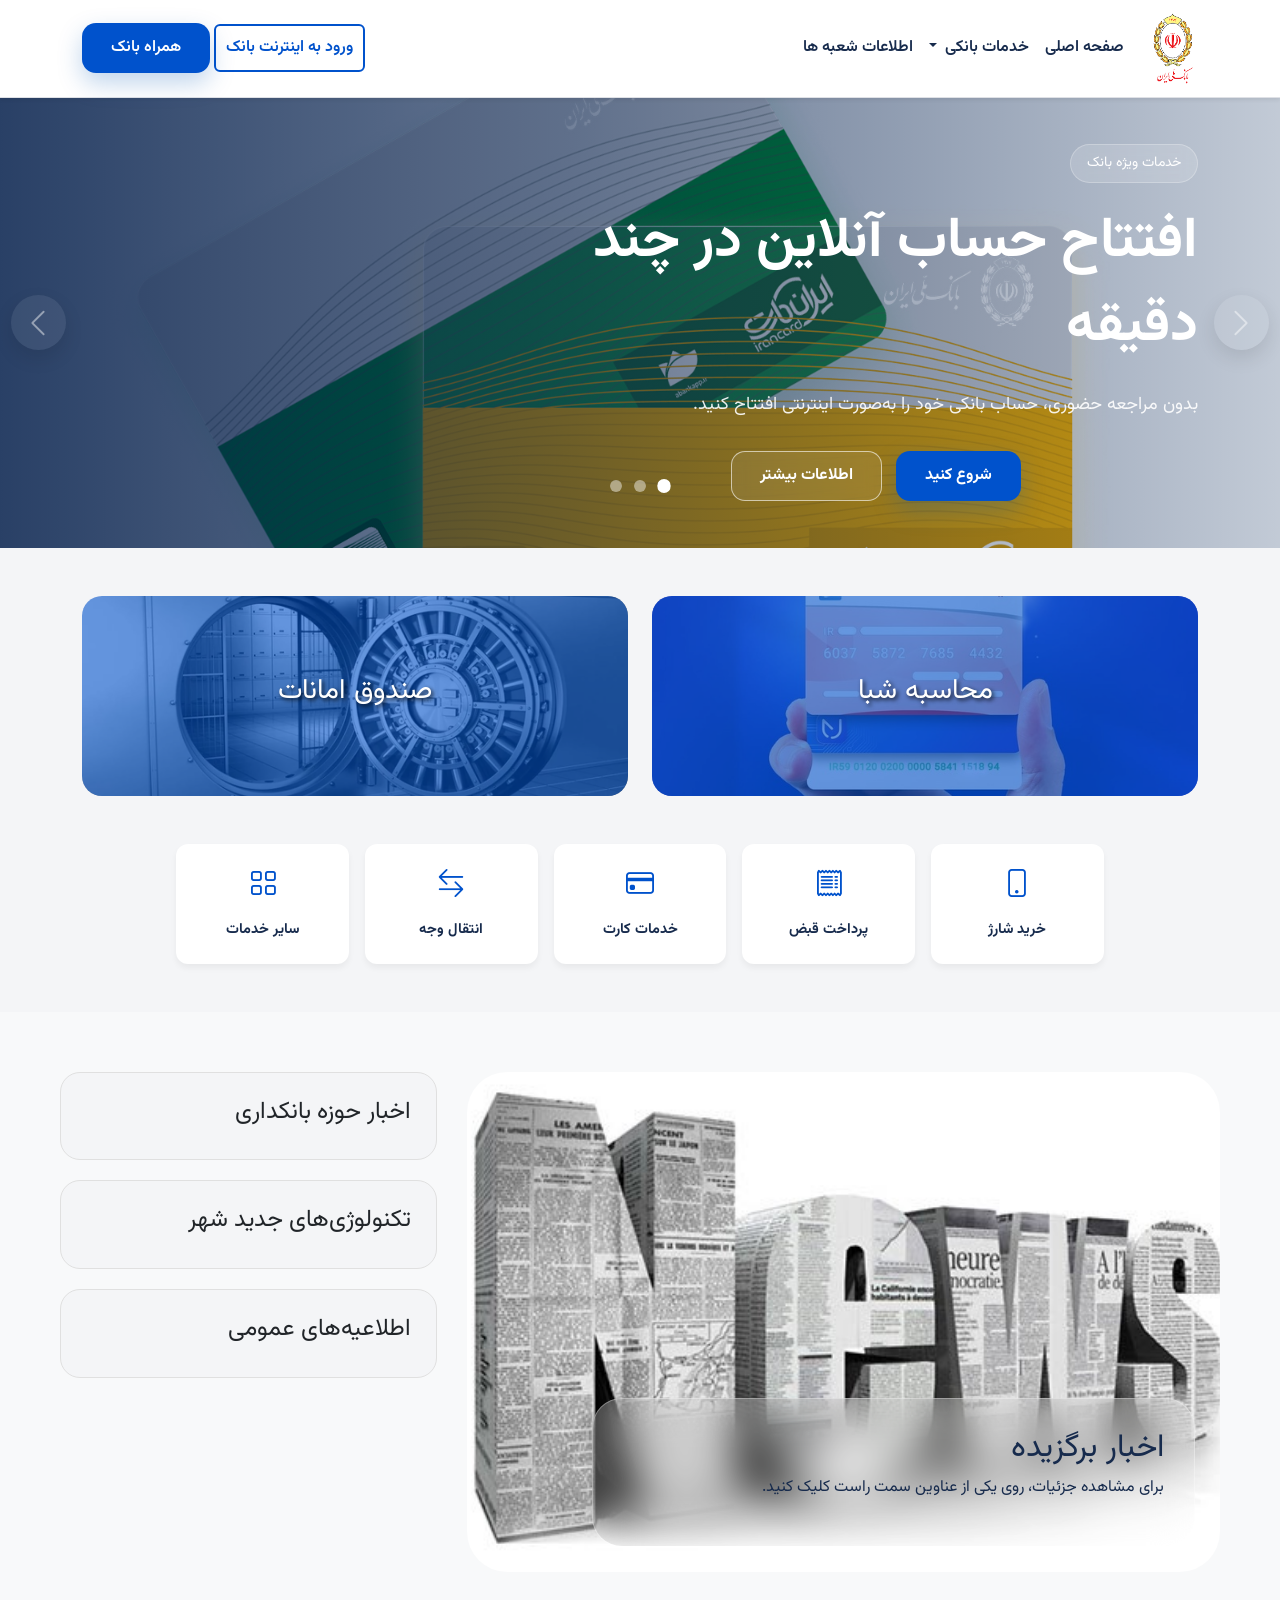
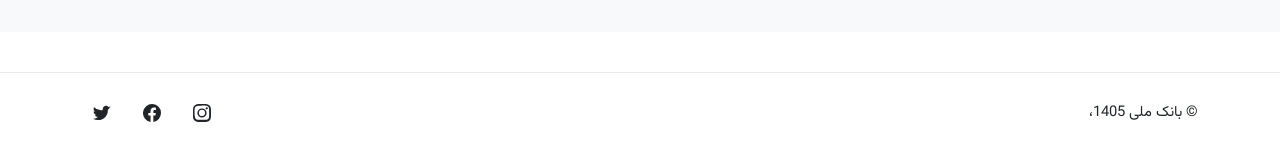
<file: index.html>
<!DOCTYPE html>
<html lang="fa" dir="rtl">

<head>
    <meta charset="UTF-8">
    <meta name="viewport" content="width=device-width, initial-scale=1.0">
    <link rel="stylesheet" href="./css/bootstrap-icons.min.css">
    <link rel="stylesheet" href="./css/bootstrap.rtl.min.css">
    <link rel="stylesheet" href="./css/style.css">
    <title>bank meli</title>
</head>

<body>
    <!-- header -->
    <header class="navbar navbar-expand-lg navbar-light sticky-top shadow-sm bg-white">
        <div class="container">
            <!-- لوگو -->
            <a class="navbar-brand" href="#">
                <img src="./assets/public/logo.png" alt="بانک ملی" width="50">
            </a>

            <!-- دکمه همبرگری برای موبایل -->
            <button class="navbar-toggler fs-6" type="button" data-bs-toggle="collapse" data-bs-target="#navbarNav"
                aria-controls="navbarNav" aria-expanded="false" aria-label="Toggle navigation">
                <span class="navbar-toggler-icon"></span>
            </button>

            <!-- منو -->
            <div class="collapse navbar-collapse" id="navbarNav">
                <ul class="navbar-nav me-auto">
                    <li class="nav-item"><a class="nav-link fw-semibold" href="./index.html">صفحه اصلی</a></li>
                    <li class="nav-item dropdown dropdown-hover position-relative">
                        <a class="nav-link fw-semibold dropdown-toggle" href="#" id="servicesDropdown" role="button"
                            data-bs-toggle="dropdown" aria-expanded="false">
                            خدمات بانکی
                        </a>
                        <ul class="dropdown-menu" aria-labelledby="servicesDropdown">
                            <li><a class="dropdown-item" href="./seporde.html">سپرده‌ها</a></li>
                            <li><a class="dropdown-item" href="./facilities.html">تسهیلات و تعهدات</a></li>
                            <li><a class="dropdown-item" href="./arzi.html">خدمات ارزی</a></li>
                            <li>
                                <hr class="dropdown-divider">
                            </li>
                            <li><a class="dropdown-item" href="./other_khadamat.html">همه خدمات</a></li>
                        </ul>
                    </li>
                    <li class="nav-item"><a class="nav-link fw-semibold" href="#">اطلاعات شعبه ها</a></li>
                </ul>

                <!-- دکمه های هدر -->
                <div class="d-flex align-items-center">
                    <a href="./internet_bank_login.html" class="btn btn-outline-custom fw-semibold">ورود به
                        اینترنت بانک</a>
                    <a href="#" class="btn btn-primary-custom fw-semibold ms-1">همراه بانک</a>
                </div>
            </div>
        </div>
    </header>

    <!-- بخش اسلایدر -->
    <section id="slider" class="hero-slider-section overflow-hidden">
        <div id="heroServicesSlider" class="carousel slide carousel-fade" data-bs-ride="carousel"
            data-bs-interval="5000">

            <div class="carousel-indicators">
                <button type="button" data-bs-target="#heroServicesSlider" data-bs-slide-to="0" class="active"
                    aria-current="true" aria-label="اسلاید 1"></button>
                <button type="button" data-bs-target="#heroServicesSlider" data-bs-slide-to="1"
                    aria-label="اسلاید 2"></button>
                <button type="button" data-bs-target="#heroServicesSlider" data-bs-slide-to="2"
                    aria-label="اسلاید 3"></button>
            </div>

            <div class="carousel-inner">

                <!-- اسلاید افتتاح حساب -->
                <div class="carousel-item active">
                    <div class="hero-slide position-relative d-flex align-items-center first-slide">
                        <div class="hero-overlay position-absolute"></div>
                        <div class="container h-100">
                            <div class="row h-100 align-items-center">
                                <div class="col-lg-7">
                                    <div class="hero-content position-relative text-white">
                                        <span class="hero-badge d-inline-block text-white">خدمات ویژه بانک</span>
                                        <h1 class="fw-bolder lh-base text-white">افتتاح حساب آنلاین در چند دقیقه</h1>
                                        <p class="lh-lg">
                                            بدون مراجعه حضوری، حساب بانکی خود را به‌صورت اینترنتی افتتاح کنید.
                                        </p>
                                        <div class="hero-buttons d-flex flex-wrap justify-content-lg-center">
                                            <a href="#" class="btn btn-primary-custom fw-bold text-decoration-none ms-1">شروع
                                                کنید</a>
                                            <a href="#"
                                                class="btn btn-outline-light-custom fw-bold text-decoration-none">اطلاعات
                                                بیشتر</a>
                                        </div>
                                    </div>
                                </div>
                            </div>
                        </div>
                    </div>
                </div>

                <!-- اسلاید انتقال وجه -->
                <div class="carousel-item">
                    <div class="hero-slide position-relative d-flex align-items-center second-slide">
                        <div class="hero-overlay position-absolute"></div>
                        <div class="container h-100">
                            <div class="row h-100 align-items-center">
                                <div class="col-lg-7">
                                    <div class="hero-content position-relative text-white">
                                        <span class="hero-badge d-inline-block text-white">انتقال وجه سریع</span>
                                        <h1 class="fw-bolder lh-base text-white">امن، سریع و همیشه در دسترس</h1>
                                        <p class="lh-lg">
                                            انتقال وجه بین حساب‌ها و کارت‌ها با چند کلیک ساده.
                                        </p>
                                        <div class="hero-buttons d-flex flex-wrap justify-content-lg-center">
                                            <a href="#"
                                                class="btn btn-primary-custom fw-bold text-decoration-none ms-1">انتقال
                                                وجه</a>
                                            <a href="#"
                                                class="btn btn-outline-light-custom fw-bold text-decoration-none">راهنما</a>
                                        </div>
                                    </div>
                                </div>
                            </div>
                        </div>
                    </div>
                </div>

                <!-- اسلاید خدمات دیجیتال -->
                <div class="carousel-item">
                    <div class="hero-slide position-relative d-flex align-items-center third-slide">
                        <div class="hero-overlay position-absolute"></div>
                        <div class="container h-100">
                            <div class="row h-100 align-items-center">
                                <div class="col-lg-7">
                                    <div class="hero-content position-relative text-white">
                                        <span class="hero-badge d-inline-block text-white">خدمات دیجیتال</span>
                                        <h1 class="fw-bolder lh-base text-white">همه خدمات بانکی در یک پنل</h1>
                                        <p class="lh-lg">
                                            بانکداری مدرن با تجربه‌ای ساده، سریع و کاربرپسند.
                                        </p>
                                        <div class="hero-buttons d-flex flex-wrap justify-content-lg-center">
                                            <a href="#"
                                                class="btn btn-primary-custom fw-bold text-decoration-none ms-1">مشاهده
                                                خدمات</a>
                                            <a href="#"
                                                class="btn btn-outline-light-custom fw-bold text-decoration-none">بیشتر
                                                بدانید</a>
                                        </div>
                                    </div>
                                </div>
                            </div>
                        </div>
                    </div>
                </div>
            </div>

            <button class="carousel-control-prev" type="button" data-bs-target="#heroServicesSlider"
                data-bs-slide="prev">
                <span class="carousel-control-prev-icon" aria-hidden="true"></span>
                <span class="visually-hidden">قبلی</span>
            </button>
            <button class="carousel-control-next" type="button" data-bs-target="#heroServicesSlider"
                data-bs-slide="next">
                <span class="carousel-control-next-icon" aria-hidden="true"></span>
                <span class="visually-hidden">بعدی</span>
            </button>
        </div>
    </section>

    <section class="services-online py-5">
        <div class="container">
            <!-- بخش خدمات ویژه با تصویر -->
            <div class="row g-4 mb-5">
                <div class="col-md-6">
                    <div
                        class="featured-service-card first-service d-flex position-relative align-items-center justify-content-center text-white overflow-hidden">
                        <div class="overlay position-absolute top-0 end-0 w-100 h-100"></div>
                        <h3 class="position-relative text-white">محاسبه شبا</h3>
                    </div>
                </div>
                <div class="col-md-6">
                    <div
                        class="featured-service-card second-service d-flex position-relative align-items-center justify-content-center text-white overflow-hidden">
                        <div class="overlay position-absolute top-0 end-0 w-100 h-100"></div>
                        <h3 class="position-relative text-white">صندوق امانات</h3>
                    </div>
                </div>
            </div>

            <!-- بخش خدمات پرکاربرد (مینیمال) -->
            <div class="row g-3 justify-content-center">
                <div class="col-6 col-md-2">
                    <div class="mini-service-card bg-white text-center"><i class="bi bi-phone d-block"></i><span
                            class="fw-bold">خرید شارژ</span></div>
                </div>
                <div class="col-6 col-md-2">
                    <div class="mini-service-card bg-white text-center"><i class="bi bi-receipt d-block"></i><span
                            class="fw-bold">پرداخت قبض</span></div>
                </div>
                <div class="col-6 col-md-2">
                    <div class="mini-service-card bg-white text-center"><i class="bi bi-credit-card d-block"></i><span
                            class="fw-bold">خدمات کارت</span></div>
                </div>
                <div class="col-6 col-md-2">
                    <div class="mini-service-card bg-white text-center"><i
                            class="bi bi-arrow-left-right d-block"></i><span class="fw-bold">انتقال وجه</span></div>
                </div>
                <div class="col-6 col-md-2">
                    <div class="mini-service-card bg-white text-center"><i class="bi bi-grid d-block"></i><span
                            class="fw-bold">سایر خدمات</span></div>
                </div>
            </div>
        </div>
    </section>

    <section class="news-section position-relative overflow-hidden">
        <div class="news-container d-flex flex-column flex-lg-row m-auto">
            <!-- خبر اصلی با تصویر پیش‌فرض از اولین فایل -->
            <div id="mainHero" class="featured-news-modern d-flex align-items-end position-relative">
                <div class="glass-card">
                    <h2 id="heroTitle">اخبار برگزیده</h2>
                    <p id="heroDesc">برای مشاهده جزئیات، روی یکی از عناوین سمت راست کلیک کنید.</p>
                </div>
            </div>

            <!-- لیست اخبار -->
            <div class="news-feed-modern d-flex flex-column ">
                <div class="feed-item position-relative overflow-hidden"
                    onmouseover="updateHero('./assets/public/bank_2.jpg', 'عنوان خبر اول', 'توضیحات مربوط به فایل اول در دایرکتوری داده‌ها.')">
                    <h4>اخبار حوزه بانکداری</h4>
                </div>
                <div class="feed-item position-relative overflow-hidden"
                    onmouseover="updateHero('./assets/public/bank_1.jpg', 'عنوان خبر دوم', 'توضیحات مربوط به فایل دوم در دایرکتوری داده‌ها.')">
                    <h4>تکنولوژی‌های جدید شهر</h4>
                </div>
                <div class="feed-item position-relative overflow-hidden"
                    onmouseover="updateHero('./assets/public/bank_3.jpg', 'عنوان خبر سوم', 'توضیحات مربوط به فایل سوم در دایرکتوری داده‌ها.')">
                    <h4>اطلاعیه‌های عمومی</h4>
                </div>
            </div>
        </div>
    </section>

    <footer class="custom-footer">
        <div class="container">
            <div class="footer-inner d-flex align-items-center justify-content-between flex-wrap">
                <!-- کپی رایت -->
                <div class="footer-brand d-flex align-items-center flex-wrap">
                    <span class="footer-copyright">
                        © بانک ملی 1405،
                    </span>
                </div>

                <!-- شبکه‌های اجتماعی -->
                <ul class="social-list list-unstyled d-flex align-items-center p-0 m-0">
                    <li>
                        <a href="#"
                            class="social-link d-inline-flex align-items-center justify-content-center rounded-circle text-decoration-none"
                            aria-label="Instagram" title="Instagram">
                            <svg xmlns="http://www.w3.org/2000/svg" viewBox="0 0 16 16" class="social-icon"
                                aria-hidden="true">
                                <path
                                    d="M8 0C5.8 0 5.5.01 4.7.05 3.8.09 3.3.22 2.8.42a4 4 0 0 0-1.4.92A4 4 0 0 0 .4 2.76C.2 3.27.1 3.85.05 4.7.01 5.5 0 5.8 0 8s.01 2.5.05 3.3c.05.85.16 1.43.37 1.94.2.52.48.97.92 1.41.45.45.9.72 1.42.93.51.2 1.09.33 1.94.37.8.04 1.1.05 3.3.05s2.5-.01 3.3-.05c.85-.04 1.43-.17 1.94-.37.52-.2.97-.48 1.41-.93.45-.45.72-.9.93-1.42.2-.51.33-1.09.37-1.94.04-.8.05-1.1.05-3.3s-.01-2.5-.05-3.3c-.04-.85-.17-1.43-.37-1.94a4 4 0 0 0-.93-1.41 4 4 0 0 0-1.41-.92c-.51-.2-1.09-.33-1.94-.37C10.5.01 10.2 0 8 0zm0 1.4c2.17 0 2.43.01 3.28.05.72.03 1.11.15 1.37.25.34.13.58.29.84.55.26.26.42.5.55.84.1.26.22.65.25 1.37.04.85.05 1.11.05 3.28s-.01 2.43-.05 3.28c-.03.72-.15 1.11-.25 1.37-.13.34-.29.58-.55.84-.26.26-.5.42-.84.55-.26.1-.65.22-1.37.25-.85.04-1.11.05-3.28.05s-2.43-.01-3.28-.05c-.72-.03-1.11-.15-1.37-.25a2.6 2.6 0 0 1-.84-.55 2.6 2.6 0 0 1-.55-.84c-.1-.26-.22-.65-.25-1.37C1.41 10.43 1.4 10.17 1.4 8s.01-2.43.05-3.28c.03-.72.15-1.11.25-1.37.13-.34.29-.58.55-.84.26-.26.5-.42.84-.55.26-.1.65-.22 1.37-.25.85-.04 1.11-.05 3.28-.05z" />
                                <path
                                    d="M8 3.9A4.1 4.1 0 1 0 8 12.1 4.1 4.1 0 0 0 8 3.9zm0 6.8A2.7 2.7 0 1 1 8 5.2a2.7 2.7 0 0 1 0 5.4z" />
                                <circle cx="12.2" cy="3.8" r="1" />
                            </svg>
                        </a>
                    </li>

                    <li>
                        <a href="#"
                            class="social-link d-inline-flex align-items-center justify-content-center rounded-circle text-decoration-none"
                            aria-label="Facebook" title="Facebook">
                            <svg xmlns="http://www.w3.org/2000/svg" viewBox="0 0 16 16" class="social-icon"
                                aria-hidden="true">
                                <path
                                    d="M16 8.05A8 8 0 1 0 6.7 15.9v-5.6H4.7V8.05h2V6.3c0-2 1.2-3.1 3-3.1.9 0 1.8.16 1.8.16v2h-1c-1 0-1.3.6-1.3 1.2v1.5h2.2l-.35 2.25h-1.85v5.6A8 8 0 0 0 16 8.05z" />
                            </svg>
                        </a>
                    </li>

                    <li>
                        <a href="#"
                            class="social-link d-inline-flex align-items-center justify-content-center rounded-circle text-decoration-none"
                            aria-label="Twitter" title="Twitter">
                            <svg xmlns="http://www.w3.org/2000/svg" viewBox="0 0 16 16" class="social-icon"
                                aria-hidden="true">
                                <path
                                    d="M16 3.1a6.5 6.5 0 0 1-1.8.5 3.1 3.1 0 0 0 1.4-1.7c-.6.3-1.1.5-1.8.7a3 3 0 0 0-5.2 2.1c0 .2 0 .4.1.6A8.6 8.6 0 0 1 1 2.8a3 3 0 0 0 1 4 3 3 0 0 1-1.4-.4v.1a3 3 0 0 0 2.4 3 3 3 0 0 1-1.4 0 3 3 0 0 0 2.8 2.1A6.1 6.1 0 0 1 0 13a8.5 8.5 0 0 0 4.6 1.3c5.6 0 8.6-4.6 8.6-8.6V5a6.2 6.2 0 0 0 1.8-1.9z" />
                            </svg>
                        </a>
                    </li>
                </ul>
            </div>
        </div>
    </footer>

    <script src="./js/bootstrap.bundle.min.js"></script>
    <script src="./js/script.js"></script>
</body>

</html>
</file>
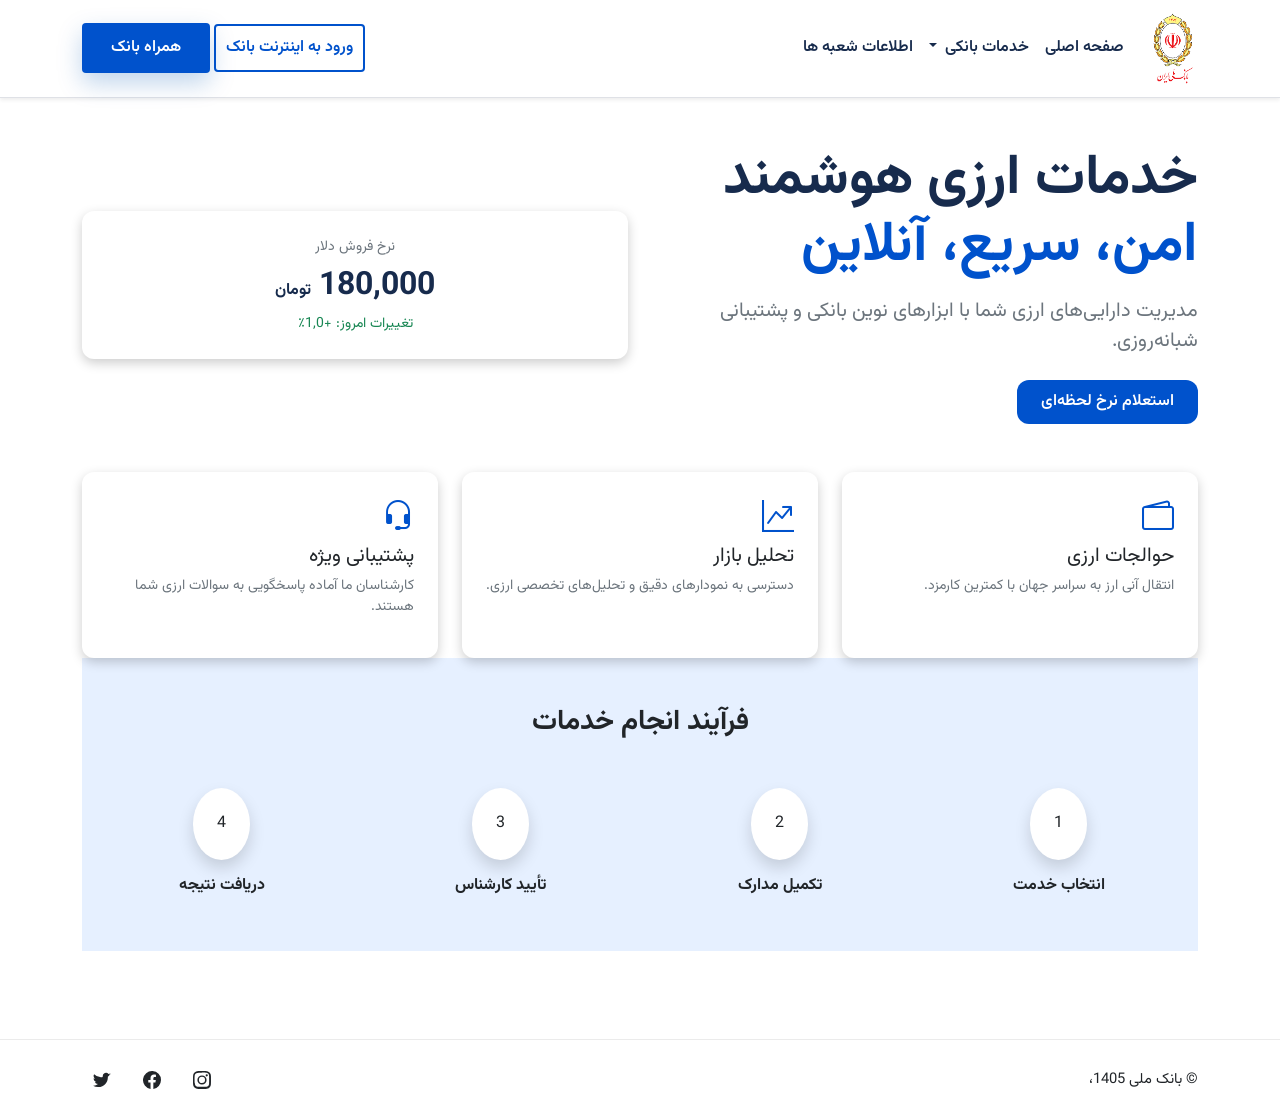
<file: arzi.html>
<!DOCTYPE html>
<html lang="fa" dir="rtl">

<head>
    <meta charset="UTF-8">
    <meta name="viewport" content="width=device-width, initial-scale=1.0">
    <title>تسهیلات بانک ملی</title>
    <link rel="stylesheet" href="./css/bootstrap-icons.min.css">
    <link rel="stylesheet" href="./css/bootstrap.rtl.min.css">
    <link rel="stylesheet" href="./css/style.css">
</head>

<body>
    <!-- header -->
    <header class="navbar navbar-expand-lg navbar-light sticky-top shadow-sm bg-white">
        <div class="container">
            <!-- لوگو -->
            <a class="navbar-brand" href="./index.html">
                <img src="./assets/public/logo.png" alt="بانک ملی" width="50">
            </a>

            <!-- دکمه همبرگری برای موبایل -->
            <button class="navbar-toggler fs-6" type="button" data-bs-toggle="collapse" data-bs-target="#navbarNav"
                aria-controls="navbarNav" aria-expanded="false" aria-label="Toggle navigation">
                <span class="navbar-toggler-icon"></span>
            </button>

            <!-- منو -->
            <div class="collapse navbar-collapse" id="navbarNav">
                <ul class="navbar-nav me-auto">
                    <li class="nav-item"><a class="nav-link fw-semibold" href="./index.html">صفحه اصلی</a></li>
                    <li class="nav-item dropdown dropdown-hover position-relative">
                        <a class="nav-link fw-semibold dropdown-toggle" href="#" id="servicesDropdown" role="button"
                            data-bs-toggle="dropdown" aria-expanded="false">
                            خدمات بانکی
                        </a>
                        <ul class="dropdown-menu" aria-labelledby="servicesDropdown">
                            <li><a class="dropdown-item" href="./seporde.html">سپرده‌ها</a></li>
                            <li><a class="dropdown-item" href="./facilities.html">تسهیلات و تعهدات</a></li>
                            <li><a class="dropdown-item" href="./arzi.html">خدمات ارزی</a></li>
                            <li>
                                <hr class="dropdown-divider">
                            </li>
                            <li><a class="dropdown-item" href="./other_khadamat.html">همه خدمات</a></li>
                        </ul>
                    </li>
                    <li class="nav-item"><a class="nav-link fw-semibold" href="./information.html">اطلاعات شعبه ها</a></li>
                </ul>

                <!-- دکمه های هدر -->
                <div class="d-flex align-items-center">
                    <a href="./internet_bank_login.html" class="btn btn-outline-custom fw-semibold rounded-1">ورود به اینترنت بانک</a>
                    <a href="./hamrah_bank.html" class="btn btn-primary-custom fw-semibold rounded-1 ms-1">همراه بانک</a>
                </div>
            </div>
        </div>
    </header>

    <main class="arz-page container py-5">
        <!-- هیرو -->
        <section class="row align-items-center mb-5">
            <div class="col-lg-6">
                <h1 class="display-4 mb-3 fw-bolder">خدمات ارزی هوشمند <br><span class="arz-hero-span">امن، سریع،
                        آنلاین</span></h1>
                <p class="lead text-secondary mb-4">مدیریت دارایی‌های ارزی شما با ابزارهای نوین بانکی و پشتیبانی
                    شبانه‌روزی.</p>
                <button class="btn btn-primary-bank text-white fw-semibold">استعلام نرخ لحظه‌ای</button>
            </div>
            <div class="col-lg-6">
                <!-- کارت نرخ ارز -->
                <div class="card-bank bg-white p-4 text-center">
                    <small class="text-uppercase text-secondary">نرخ فروش دلار</small>
                    <h2 class="my-2 fw-bolder">180,000 <small class="fs-6">تومان</small></h2>
                    <div class="text-success small">تغییرات امروز: +1,0٪</div>
                </div>
            </div>
        </section>

        <!-- کارت‌های خدمات -->
        <section class="row g-4">
            <div class="col-md-4">
                <div class="card-bank bg-white p-4 h-100">
                    <i class="bi bi-wallet2 fs-2 mb-3"></i>
                    <h5>حوالجات ارزی</h5>
                    <p class="text-secondary small">انتقال آنی ارز به سراسر جهان با کمترین کارمزد.</p>
                </div>
            </div>
            <div class="col-md-4">
                <div class="card-bank bg-white p-4 h-100">
                    <i class="bi bi-graph-up-arrow fs-2 mb-3"></i>
                    <h5>تحلیل بازار</h5>
                    <p class="text-secondary small">دسترسی به نمودارهای دقیق و تحلیل‌های تخصصی ارزی.</p>
                </div>
            </div>
            <div class="col-md-4">
                <div class="card-bank bg-white p-4 h-100">
                    <i class="bi bi-headset fs-2 mb-3"></i>
                    <h5>پشتیبانی ویژه</h5>
                    <p class="text-secondary small">کارشناسان ما آماده پاسخگویی به سوالات ارزی شما هستند.</p>
                </div>
            </div>
        </section>

        <section class="py-5 bg-primary bg-opacity-10">
            <div class="container">
                <h3 class="fw-bold text-center mb-5">فرآیند انجام خدمات</h3>
                <div class="row text-center">
                    <div class="col-md-3">
                        <div class="bg-white rounded-circle d-inline-flex p-4 shadow mb-3">1</div>
                        <h6 class="fw-bold">انتخاب خدمت</h6>
                    </div>
                    <div class="col-md-3">
                        <div class="bg-white rounded-circle d-inline-flex p-4 shadow mb-3">2</div>
                        <h6 class="fw-bold">تکمیل مدارک</h6>
                    </div>
                    <div class="col-md-3">
                        <div class="bg-white rounded-circle d-inline-flex p-4 shadow mb-3">3</div>
                        <h6 class="fw-bold">تأیید کارشناس</h6>
                    </div>
                    <div class="col-md-3">
                        <div class="bg-white rounded-circle d-inline-flex p-4 shadow mb-3">4</div>
                        <h6 class="fw-bold">دریافت نتیجه</h6>
                    </div>
                </div>
            </div>
        </section>
    </main>

    <footer class="custom-footer">
        <div class="container">
            <div class="footer-inner d-flex align-items-center justify-content-between flex-wrap">
                <!-- کپی رایت -->
                <div class="footer-brand d-flex align-items-center flex-wrap">
                    <span class="footer-copyright">
                        © بانک ملی 1405،
                    </span>
                </div>

                <!-- شبکه‌های اجتماعی -->
                <ul class="social-list list-unstyled d-flex align-items-center p-0 m-0">
                    <li>
                        <a href="#"
                            class="social-link d-inline-flex align-items-center justify-content-center rounded-circle text-decoration-none"
                            aria-label="Instagram" title="Instagram">
                            <svg xmlns="http://www.w3.org/2000/svg" viewBox="0 0 16 16" class="social-icon"
                                aria-hidden="true">
                                <path
                                    d="M8 0C5.8 0 5.5.01 4.7.05 3.8.09 3.3.22 2.8.42a4 4 0 0 0-1.4.92A4 4 0 0 0 .4 2.76C.2 3.27.1 3.85.05 4.7.01 5.5 0 5.8 0 8s.01 2.5.05 3.3c.05.85.16 1.43.37 1.94.2.52.48.97.92 1.41.45.45.9.72 1.42.93.51.2 1.09.33 1.94.37.8.04 1.1.05 3.3.05s2.5-.01 3.3-.05c.85-.04 1.43-.17 1.94-.37.52-.2.97-.48 1.41-.93.45-.45.72-.9.93-1.42.2-.51.33-1.09.37-1.94.04-.8.05-1.1.05-3.3s-.01-2.5-.05-3.3c-.04-.85-.17-1.43-.37-1.94a4 4 0 0 0-.93-1.41 4 4 0 0 0-1.41-.92c-.51-.2-1.09-.33-1.94-.37C10.5.01 10.2 0 8 0zm0 1.4c2.17 0 2.43.01 3.28.05.72.03 1.11.15 1.37.25.34.13.58.29.84.55.26.26.42.5.55.84.1.26.22.65.25 1.37.04.85.05 1.11.05 3.28s-.01 2.43-.05 3.28c-.03.72-.15 1.11-.25 1.37-.13.34-.29.58-.55.84-.26.26-.5.42-.84.55-.26.1-.65.22-1.37.25-.85.04-1.11.05-3.28.05s-2.43-.01-3.28-.05c-.72-.03-1.11-.15-1.37-.25a2.6 2.6 0 0 1-.84-.55 2.6 2.6 0 0 1-.55-.84c-.1-.26-.22-.65-.25-1.37C1.41 10.43 1.4 10.17 1.4 8s.01-2.43.05-3.28c.03-.72.15-1.11.25-1.37.13-.34.29-.58.55-.84.26-.26.5-.42.84-.55.26-.1.65-.22 1.37-.25.85-.04 1.11-.05 3.28-.05z" />
                                <path
                                    d="M8 3.9A4.1 4.1 0 1 0 8 12.1 4.1 4.1 0 0 0 8 3.9zm0 6.8A2.7 2.7 0 1 1 8 5.2a2.7 2.7 0 0 1 0 5.4z" />
                                <circle cx="12.2" cy="3.8" r="1" />
                            </svg>
                        </a>
                    </li>

                    <li>
                        <a href="#"
                            class="social-link d-inline-flex align-items-center justify-content-center rounded-circle text-decoration-none"
                            aria-label="Facebook" title="Facebook">
                            <svg xmlns="http://www.w3.org/2000/svg" viewBox="0 0 16 16" class="social-icon"
                                aria-hidden="true">
                                <path
                                    d="M16 8.05A8 8 0 1 0 6.7 15.9v-5.6H4.7V8.05h2V6.3c0-2 1.2-3.1 3-3.1.9 0 1.8.16 1.8.16v2h-1c-1 0-1.3.6-1.3 1.2v1.5h2.2l-.35 2.25h-1.85v5.6A8 8 0 0 0 16 8.05z" />
                            </svg>
                        </a>
                    </li>

                    <li>
                        <a href="#"
                            class="social-link d-inline-flex align-items-center justify-content-center rounded-circle text-decoration-none"
                            aria-label="Twitter" title="Twitter">
                            <svg xmlns="http://www.w3.org/2000/svg" viewBox="0 0 16 16" class="social-icon"
                                aria-hidden="true">
                                <path
                                    d="M16 3.1a6.5 6.5 0 0 1-1.8.5 3.1 3.1 0 0 0 1.4-1.7c-.6.3-1.1.5-1.8.7a3 3 0 0 0-5.2 2.1c0 .2 0 .4.1.6A8.6 8.6 0 0 1 1 2.8a3 3 0 0 0 1 4 3 3 0 0 1-1.4-.4v.1a3 3 0 0 0 2.4 3 3 3 0 0 1-1.4 0 3 3 0 0 0 2.8 2.1A6.1 6.1 0 0 1 0 13a8.5 8.5 0 0 0 4.6 1.3c5.6 0 8.6-4.6 8.6-8.6V5a6.2 6.2 0 0 0 1.8-1.9z" />
                            </svg>
                        </a>
                    </li>
                </ul>
            </div>
        </div>
    </footer>

    <script src="./js/bootstrap.bundle.min.js"></script>
    <script src="./js/script.js"></script>
</body>

</html>
</file>
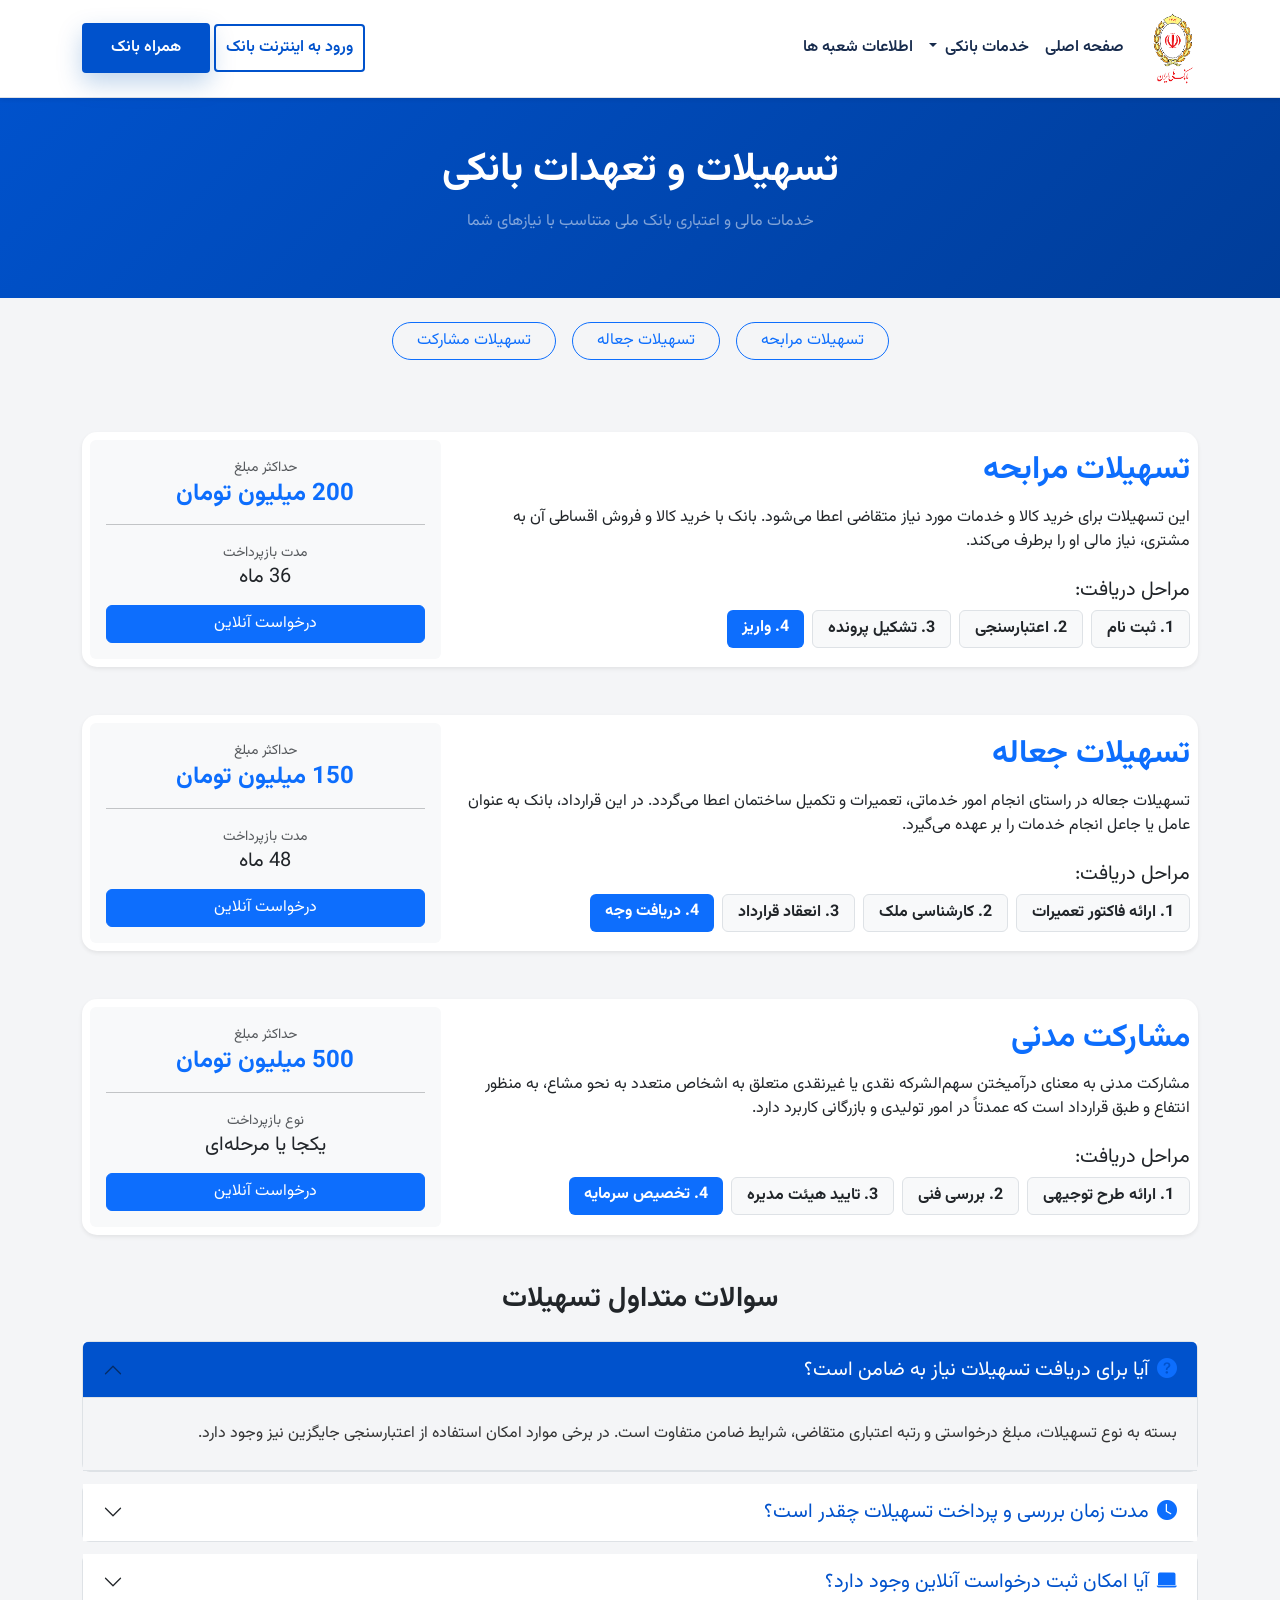
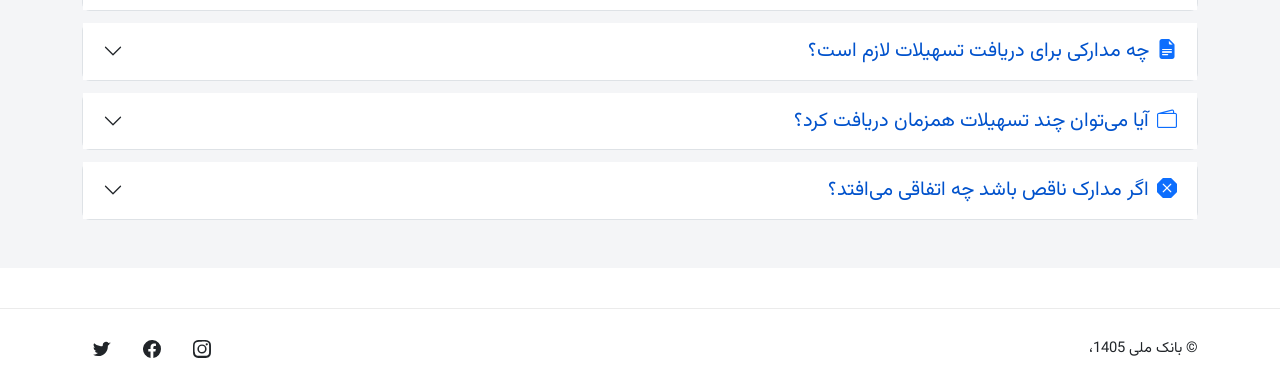
<file: facilities.html>
<!DOCTYPE html>
<html lang="fa" dir="rtl">

<head>
    <meta charset="UTF-8">
    <meta name="viewport" content="width=device-width, initial-scale=1.0">
    <title>تسهیلات بانک ملی</title>
    <link rel="stylesheet" href="./css/bootstrap-icons.min.css">
    <link rel="stylesheet" href="./css/bootstrap.rtl.min.css">
    <link rel="stylesheet" href="./css/style.css">
</head>

<body>
    <!-- header -->
    <header class="navbar navbar-expand-lg navbar-light sticky-top shadow-sm bg-white">
        <div class="container">
            <!-- لوگو -->
            <a class="navbar-brand" href="./index.html">
                <img src="./assets/public/logo.png" alt="بانک ملی" width="50">
            </a>

            <!-- دکمه همبرگری برای موبایل -->
            <button class="navbar-toggler fs-6" type="button" data-bs-toggle="collapse" data-bs-target="#navbarNav"
                aria-controls="navbarNav" aria-expanded="false" aria-label="Toggle navigation">
                <span class="navbar-toggler-icon"></span>
            </button>

            <!-- منو -->
            <div class="collapse navbar-collapse" id="navbarNav">
                <ul class="navbar-nav me-auto">
                    <li class="nav-item"><a class="nav-link fw-semibold" href="./index.html">صفحه اصلی</a></li>
                    <li class="nav-item dropdown dropdown-hover position-relative">
                        <a class="nav-link fw-semibold dropdown-toggle" href="#" id="servicesDropdown" role="button"
                            data-bs-toggle="dropdown" aria-expanded="false">
                            خدمات بانکی
                        </a>
                        <ul class="dropdown-menu" aria-labelledby="servicesDropdown">
                            <li><a class="dropdown-item" href="./seporde.html">سپرده‌ها</a></li>
                            <li><a class="dropdown-item" href="./facilities.html">تسهیلات و تعهدات</a></li>
                            <li><a class="dropdown-item" href="./arzi.html">خدمات ارزی</a></li>
                            <li>
                                <hr class="dropdown-divider">
                            </li>
                            <li><a class="dropdown-item" href="./other_khadamat.html">همه خدمات</a></li>
                        </ul>
                    </li>
                    <li class="nav-item"><a class="nav-link fw-semibold" href="./information.html">اطلاعات شعبه ها</a>
                    </li>
                </ul>

                <!-- دکمه های هدر -->
                <div class="d-flex align-items-center">
                    <a href="./internet_bank_login.html" class="btn btn-outline-custom fw-semibold rounded-1">ورود به
                        اینترنت بانک</a>
                    <a href="#" class="btn btn-primary-custom fw-semibold rounded-1 ms-1">همراه بانک</a>
                </div>
            </div>
        </div>
    </header>

    <main class="facilities-page-main overflow-x-hidden">
        <!-- Hero Section -->
        <section class="facilities-page-hero py-5 text-center">
            <div class="container">
                <h1 class="fw-bold text-white mb-3">تسهیلات و تعهدات بانکی</h1>
                <p class="text-white-50">خدمات مالی و اعتباری بانک ملی متناسب با نیازهای شما</p>
            </div>
        </section>

        <!-- فهرست تسهیلات -->
        <section class="container py-4">
            <div class="row g-3 justify-content-center">
                <div class="col-auto">
                    <a href="#facility-1" class="btn btn-outline-primary rounded-pill px-4">تسهیلات مرابحه</a>
                </div>
                <div class="col-auto">
                    <a href="#facility-2" class="btn btn-outline-primary rounded-pill px-4">تسهیلات جعاله</a>
                </div>
                <div class="col-auto">
                    <a href="#facility-3" class="btn btn-outline-primary rounded-pill px-4">تسهیلات مشارکت</a>
                </div>
            </div>
        </section>

        <!-- لیست تسهیلات -->
        <div class="container my-5">

            <!-- تسهیلات مرابحه -->
            <section id="facility-1" class="facilities-page-section card p-4 p-md-2 shadow-sm mb-5">
                <div class="row align-items-center">
                    <div class="col-lg-8">
                        <h2 class="text-primary fw-bold mb-3">تسهیلات مرابحه</h2>
                        <p>این تسهیلات برای خرید کالا و خدمات مورد نیاز متقاضی اعطا می‌شود. بانک با خرید کالا و فروش
                            اقساطی آن به مشتری، نیاز مالی او را برطرف می‌کند.</p>
                        <h5 class="mt-4">مراحل دریافت:</h5>
                        <div class="d-flex flex-wrap gap-2 mt-2">
                            <span class="badge bg-light text-dark border fs-6">1. ثبت نام</span>
                            <span class="badge bg-light text-dark border fs-6">2. اعتبارسنجی</span>
                            <span class="badge bg-light text-dark border fs-6">3. تشکیل پرونده</span>
                            <span class="badge bg-primary text-white fs-6">4. واریز</span>
                        </div>
                    </div>
                    <div class="col-lg-4 mt-4 mt-lg-0">
                        <div class="bg-light p-3 rounded text-center">
                            <small class="text-muted">حداکثر مبلغ</small>
                            <div class="h4 text-primary fw-bold">200 میلیون تومان</div>
                            <hr>
                            <small class="text-muted">مدت بازپرداخت</small>
                            <div class="h5 mb-3">36 ماه</div>
                            <button class="btn btn-primary w-100">درخواست آنلاین</button>
                        </div>
                    </div>
                </div>
            </section>

            <!-- تسهیلات جعاله -->
            <section id="facility-2" class="facilities-page-section card p-4 p-md-2 shadow-sm mb-5">
                <div class="row align-items-center">
                    <div class="col-lg-8">
                        <h2 class="text-primary fw-bold mb-3">تسهیلات جعاله</h2>
                        <p>تسهیلات جعاله در راستای انجام امور خدماتی، تعمیرات و تکمیل ساختمان اعطا می‌گردد. در این
                            قرارداد، بانک به عنوان عامل یا جاعل انجام خدمات را بر عهده می‌گیرد.</p>
                        <h5 class="mt-4">مراحل دریافت:</h5>
                        <div class="d-flex flex-wrap gap-2 mt-2">
                            <span class="badge bg-light text-dark border fs-6">1. ارائه فاکتور تعمیرات</span>
                            <span class="badge bg-light text-dark border fs-6">2. کارشناسی ملک</span>
                            <span class="badge bg-light text-dark border fs-6">3. انعقاد قرارداد</span>
                            <span class="badge bg-primary text-white fs-6">4. دریافت وجه</span>
                        </div>
                    </div>
                    <div class="col-lg-4 mt-4 mt-lg-0">
                        <div class="bg-light p-3 rounded text-center">
                            <small class="text-muted">حداکثر مبلغ</small>
                            <div class="h4 text-primary fw-bold">150 میلیون تومان</div>
                            <hr>
                            <small class="text-muted">مدت بازپرداخت</small>
                            <div class="h5 mb-3">48 ماه</div>
                            <button class="btn btn-primary w-100">درخواست آنلاین</button>
                        </div>
                    </div>
                </div>
            </section>

            <!-- تسهیلات مشارکت مدنی -->
            <section id="facility-3" class="facilities-page-section card p-4 p-md-2 shadow-sm mb-5">
                <div class="row align-items-center">
                    <div class="col-lg-8">
                        <h2 class="text-primary fw-bold mb-3">مشارکت مدنی</h2>
                        <p>مشارکت مدنی به معنای درآمیختن سهم‌الشرکه نقدی یا غیرنقدی متعلق به اشخاص متعدد به نحو مشاع، به
                            منظور انتفاع و طبق قرارداد است که عمدتاً در امور تولیدی و بازرگانی کاربرد دارد.</p>
                        <h5 class="mt-4">مراحل دریافت:</h5>
                        <div class="d-flex flex-wrap gap-2 mt-2">
                            <span class="badge bg-light text-dark border fs-6">1. ارائه طرح توجیهی</span>
                            <span class="badge bg-light text-dark border fs-6">2. بررسی فنی</span>
                            <span class="badge bg-light text-dark border fs-6">3. تایید هیئت مدیره</span>
                            <span class="badge bg-primary text-white fs-6">4. تخصیص سرمایه</span>
                        </div>
                    </div>
                    <div class="col-lg-4 mt-4 mt-lg-0">
                        <div class="bg-light p-3 rounded text-center">
                            <small class="text-muted">حداکثر مبلغ</small>
                            <div class="h4 text-primary fw-bold">500 میلیون تومان</div>
                            <hr>
                            <small class="text-muted">نوع بازپرداخت</small>
                            <div class="h5 mb-3">یکجا یا مرحله‌ای</div>
                            <button class="btn btn-primary w-100">درخواست آنلاین</button>
                        </div>
                    </div>
                </div>
            </section>
        </div>

        <!-- بخش سوالات متداول -->
        <section class="container mb-5">
            <h3 class="text-center mb-4 fw-bold">سوالات متداول تسهیلات</h3>

            <div class="accordion" id="faqAccordion">

                <!-- سوال اول -->
                <div class="accordion-item rounded-3">
                    <h2 class="accordion-header bg-white" id="faqHeading1">
                        <button class="accordion-button fs-5 fw-medium" type="button" data-bs-toggle="collapse"
                            data-bs-target="#faqCollapse1" aria-expanded="true" aria-controls="faqCollapse1">
                            <i class="bi bi-question-circle-fill me-2 text-primary fs-5"></i>
                            آیا برای دریافت تسهیلات نیاز به ضامن است؟
                        </button>
                    </h2>
                    <div id="faqCollapse1" class="accordion-collapse collapse show" aria-labelledby="faqHeading1"
                        data-bs-parent="#faqAccordion">
                        <div class="accordion-body fs-6">
                            بسته به نوع تسهیلات، مبلغ درخواستی و رتبه اعتباری متقاضی، شرایط ضامن متفاوت است. در برخی
                            موارد امکان استفاده از اعتبارسنجی جایگزین نیز وجود دارد.
                        </div>
                    </div>
                </div>

                <!-- سوال دوم -->
                <div class="accordion-item rounded-3">
                    <h2 class="accordion-header bg-white" id="faqHeading2">
                        <button class="accordion-button fw-medium fs-5 collapsed" type="button"
                            data-bs-toggle="collapse" data-bs-target="#faqCollapse2" aria-expanded="false"
                            aria-controls="faqCollapse2">
                            <i class="bi bi-clock-fill me-2 text-primary fs-5"></i>
                            مدت زمان بررسی و پرداخت تسهیلات چقدر است؟
                        </button>
                    </h2>
                    <div id="faqCollapse2" class="accordion-collapse collapse" aria-labelledby="faqHeading2"
                        data-bs-parent="#faqAccordion">
                        <div class="accordion-body fs-6">
                            مدت بررسی بسته به نوع پرونده، کامل بودن مدارک و نوع تسهیلات متفاوت است، اما معمولاً پس از
                            تکمیل مدارک، روند بررسی در کوتاه‌ترین زمان ممکن انجام می‌شود.
                        </div>
                    </div>
                </div>

                <!-- سوال سوم -->
                <div class="accordion-item rounded-3">
                    <h2 class="accordion-header bg-white" id="faqHeading3">
                        <button class="accordion-button fw-medium fs-5 collapsed" type="button"
                            data-bs-toggle="collapse" data-bs-target="#faqCollapse3" aria-expanded="false"
                            aria-controls="faqCollapse3">
                            <i class="bi bi-laptop-fill me-2 text-primary fs-5"></i>
                            آیا امکان ثبت درخواست آنلاین وجود دارد؟
                        </button>
                    </h2>
                    <div id="faqCollapse3" class="accordion-collapse collapse" aria-labelledby="faqHeading3"
                        data-bs-parent="#faqAccordion">
                        <div class="accordion-body fs-6">
                            بله، در بسیاری از تسهیلات می‌توانید درخواست اولیه خود را به‌صورت آنلاین ثبت کنید و سپس برای
                            تکمیل مدارک به شعبه مراجعه نمایید.
                        </div>
                    </div>
                </div>

                <!-- سوال چهارم -->
                <div class="accordion-item rounded-3">
                    <h2 class="accordion-header bg-white" id="faqHeading4">
                        <button class="accordion-button fs-5 fw-medium collapsed" type="button"
                            data-bs-toggle="collapse" data-bs-target="#faqCollapse4" aria-expanded="false"
                            aria-controls="faqCollapse4">
                            <i class="bi bi-file-earmark-text-fill me-2 text-primary fs-5"></i>
                            چه مدارکی برای دریافت تسهیلات لازم است؟
                        </button>
                    </h2>
                    <div id="faqCollapse4" class="accordion-collapse collapse" aria-labelledby="faqHeading4"
                        data-bs-parent="#faqAccordion">
                        <div class="accordion-body fs-6">
                            مدارک هویتی، مدارک شغلی، گردش حساب، مدارک مربوط به وثیقه یا ضامن و در برخی تسهیلات، فاکتور
                            خرید یا طرح توجیهی مورد نیاز است.
                        </div>
                    </div>
                </div>

                <!-- سوال پنجم -->
                <div class="accordion-item rounded-3">
                    <h2 class="accordion-header bg-white" id="faqHeading5">
                        <button class="accordion-button fs-5 fw-medium collapsed" type="button"
                            data-bs-toggle="collapse" data-bs-target="#faqCollapse5" aria-expanded="false"
                            aria-controls="faqCollapse5">
                            <i class="bi bi-wallet2 me-2 text-primary fs-5"></i>
                            آیا می‌توان چند تسهیلات همزمان دریافت کرد؟
                        </button>
                    </h2>
                    <div id="faqCollapse5" class="accordion-collapse collapse" aria-labelledby="faqHeading5"
                        data-bs-parent="#faqAccordion">
                        <div class="accordion-body fs-6">
                            این موضوع به وضعیت اعتباری، نوع تسهیلات قبلی و سقف مجاز دریافت تسهیلات بستگی دارد و توسط
                            بانک بررسی می‌شود.
                        </div>
                    </div>
                </div>

                <!-- سوال ششم -->
                <div class="accordion-item rounded-3 mb-0">
                    <h2 class="accordion-header bg-white" id="faqHeading6">
                        <button class="accordion-button fs-5 fw-medium collapsed" type="button"
                            data-bs-toggle="collapse" data-bs-target="#faqCollapse6" aria-expanded="false"
                            aria-controls="faqCollapse6">
                            <i class="bi bi-x-octagon-fill me-2 text-primary fs-5"></i>
                            اگر مدارک ناقص باشد چه اتفاقی می‌افتد؟
                        </button>
                    </h2>
                    <div id="faqCollapse6" class="accordion-collapse collapse" aria-labelledby="faqHeading6"
                        data-bs-parent="#faqAccordion">
                        <div class="accordion-body fs-6">
                            در صورت ناقص بودن مدارک، پرونده تا زمان تکمیل مدارک در وضعیت بررسی باقی می‌ماند و پس از
                            تکمیل، ادامه فرایند انجام می‌شود.
                        </div>
                    </div>
                </div>
            </div>
        </section>
    </main>

    <footer class="custom-footer">
        <div class="container">
            <div class="footer-inner d-flex align-items-center justify-content-between flex-wrap">
                <!-- کپی رایت -->
                <div class="footer-brand d-flex align-items-center flex-wrap">
                    <span class="footer-copyright">
                        © بانک ملی 1405،
                    </span>
                </div>

                <!-- شبکه‌های اجتماعی -->
                <ul class="social-list list-unstyled d-flex align-items-center p-0 m-0">
                    <li>
                        <a href="#"
                            class="social-link d-inline-flex align-items-center justify-content-center rounded-circle text-decoration-none"
                            aria-label="Instagram" title="Instagram">
                            <svg xmlns="http://www.w3.org/2000/svg" viewBox="0 0 16 16" class="social-icon"
                                aria-hidden="true">
                                <path
                                    d="M8 0C5.8 0 5.5.01 4.7.05 3.8.09 3.3.22 2.8.42a4 4 0 0 0-1.4.92A4 4 0 0 0 .4 2.76C.2 3.27.1 3.85.05 4.7.01 5.5 0 5.8 0 8s.01 2.5.05 3.3c.05.85.16 1.43.37 1.94.2.52.48.97.92 1.41.45.45.9.72 1.42.93.51.2 1.09.33 1.94.37.8.04 1.1.05 3.3.05s2.5-.01 3.3-.05c.85-.04 1.43-.17 1.94-.37.52-.2.97-.48 1.41-.93.45-.45.72-.9.93-1.42.2-.51.33-1.09.37-1.94.04-.8.05-1.1.05-3.3s-.01-2.5-.05-3.3c-.04-.85-.17-1.43-.37-1.94a4 4 0 0 0-.93-1.41 4 4 0 0 0-1.41-.92c-.51-.2-1.09-.33-1.94-.37C10.5.01 10.2 0 8 0zm0 1.4c2.17 0 2.43.01 3.28.05.72.03 1.11.15 1.37.25.34.13.58.29.84.55.26.26.42.5.55.84.1.26.22.65.25 1.37.04.85.05 1.11.05 3.28s-.01 2.43-.05 3.28c-.03.72-.15 1.11-.25 1.37-.13.34-.29.58-.55.84-.26.26-.5.42-.84.55-.26.1-.65.22-1.37.25-.85.04-1.11.05-3.28.05s-2.43-.01-3.28-.05c-.72-.03-1.11-.15-1.37-.25a2.6 2.6 0 0 1-.84-.55 2.6 2.6 0 0 1-.55-.84c-.1-.26-.22-.65-.25-1.37C1.41 10.43 1.4 10.17 1.4 8s.01-2.43.05-3.28c.03-.72.15-1.11.25-1.37.13-.34.29-.58.55-.84.26-.26.5-.42.84-.55.26-.1.65-.22 1.37-.25.85-.04 1.11-.05 3.28-.05z" />
                                <path
                                    d="M8 3.9A4.1 4.1 0 1 0 8 12.1 4.1 4.1 0 0 0 8 3.9zm0 6.8A2.7 2.7 0 1 1 8 5.2a2.7 2.7 0 0 1 0 5.4z" />
                                <circle cx="12.2" cy="3.8" r="1" />
                            </svg>
                        </a>
                    </li>

                    <li>
                        <a href="#"
                            class="social-link d-inline-flex align-items-center justify-content-center rounded-circle text-decoration-none"
                            aria-label="Facebook" title="Facebook">
                            <svg xmlns="http://www.w3.org/2000/svg" viewBox="0 0 16 16" class="social-icon"
                                aria-hidden="true">
                                <path
                                    d="M16 8.05A8 8 0 1 0 6.7 15.9v-5.6H4.7V8.05h2V6.3c0-2 1.2-3.1 3-3.1.9 0 1.8.16 1.8.16v2h-1c-1 0-1.3.6-1.3 1.2v1.5h2.2l-.35 2.25h-1.85v5.6A8 8 0 0 0 16 8.05z" />
                            </svg>
                        </a>
                    </li>

                    <li>
                        <a href="#"
                            class="social-link d-inline-flex align-items-center justify-content-center rounded-circle text-decoration-none"
                            aria-label="Twitter" title="Twitter">
                            <svg xmlns="http://www.w3.org/2000/svg" viewBox="0 0 16 16" class="social-icon"
                                aria-hidden="true">
                                <path
                                    d="M16 3.1a6.5 6.5 0 0 1-1.8.5 3.1 3.1 0 0 0 1.4-1.7c-.6.3-1.1.5-1.8.7a3 3 0 0 0-5.2 2.1c0 .2 0 .4.1.6A8.6 8.6 0 0 1 1 2.8a3 3 0 0 0 1 4 3 3 0 0 1-1.4-.4v.1a3 3 0 0 0 2.4 3 3 3 0 0 1-1.4 0 3 3 0 0 0 2.8 2.1A6.1 6.1 0 0 1 0 13a8.5 8.5 0 0 0 4.6 1.3c5.6 0 8.6-4.6 8.6-8.6V5a6.2 6.2 0 0 0 1.8-1.9z" />
                            </svg>
                        </a>
                    </li>
                </ul>
            </div>
        </div>
    </footer>

    <script src="./js/bootstrap.bundle.min.js"></script>
    <script src="./js/script.js"></script>
</body>

</html>
</file>
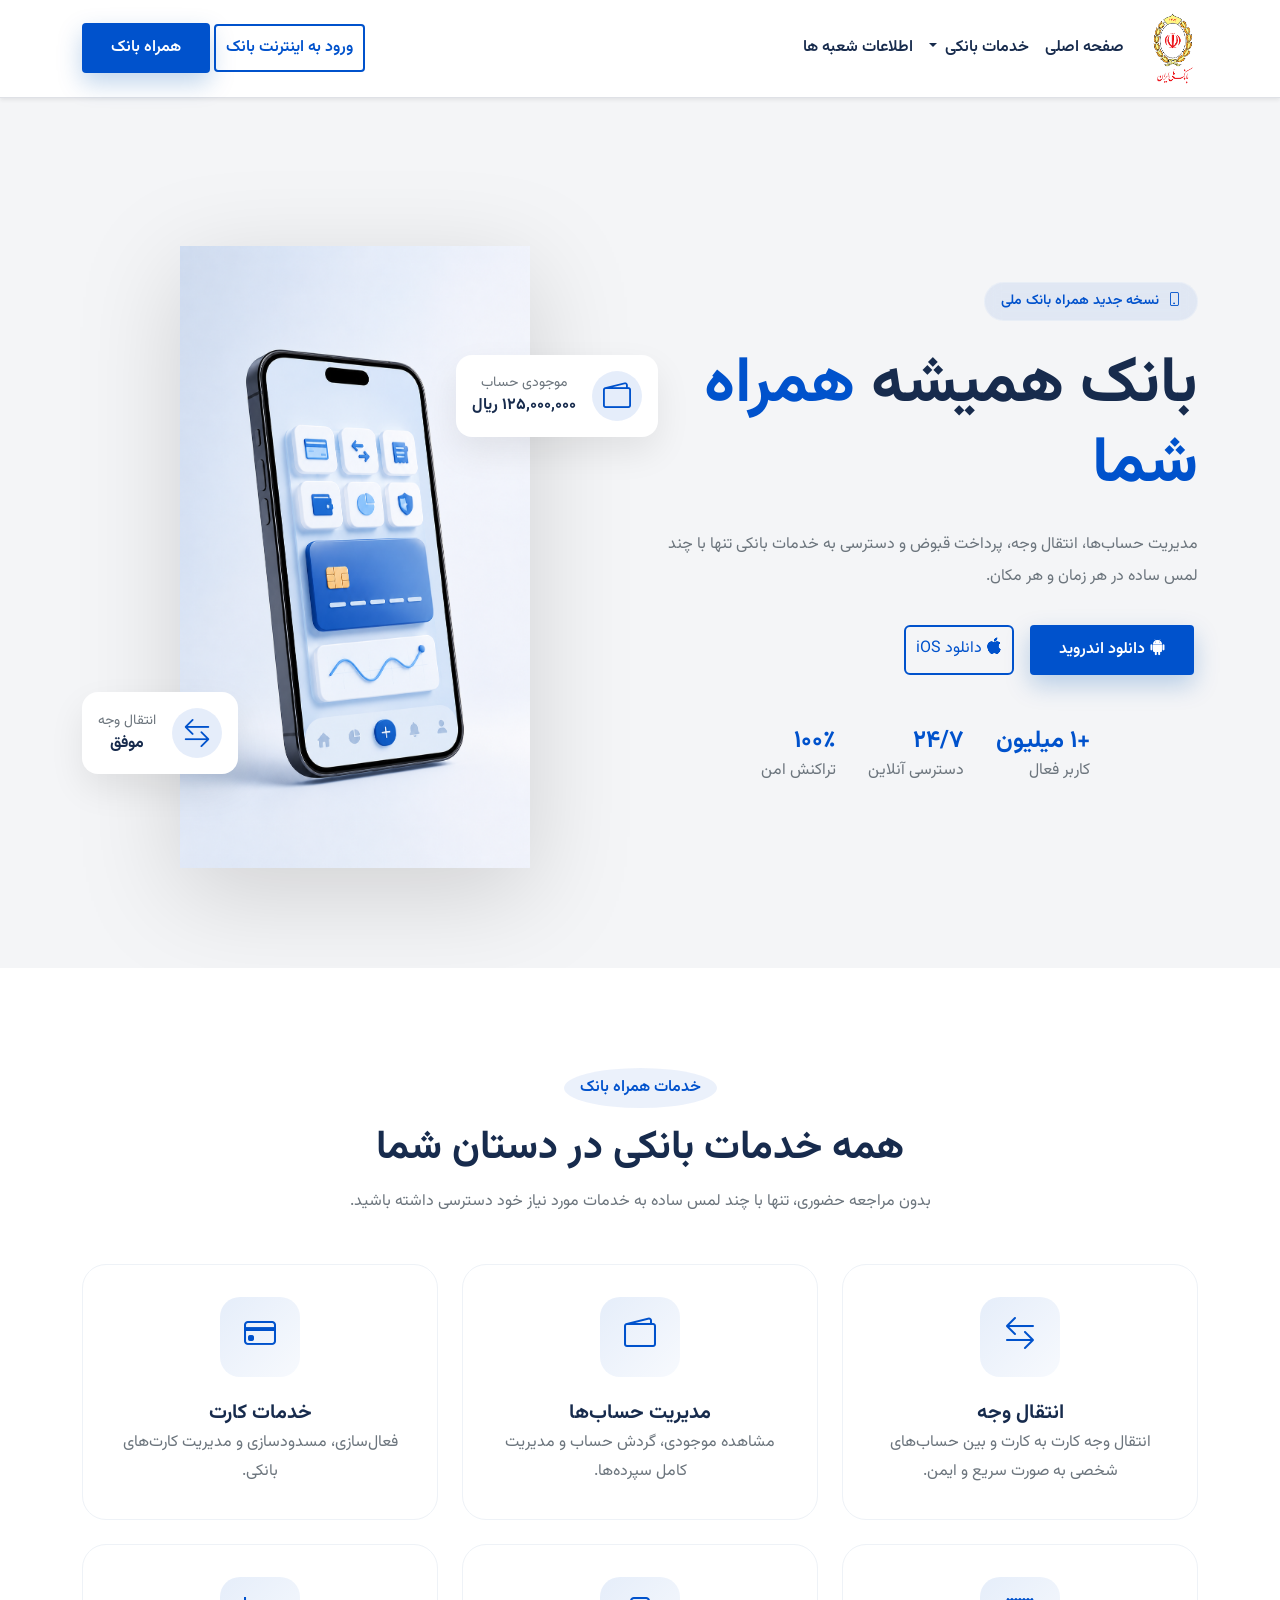
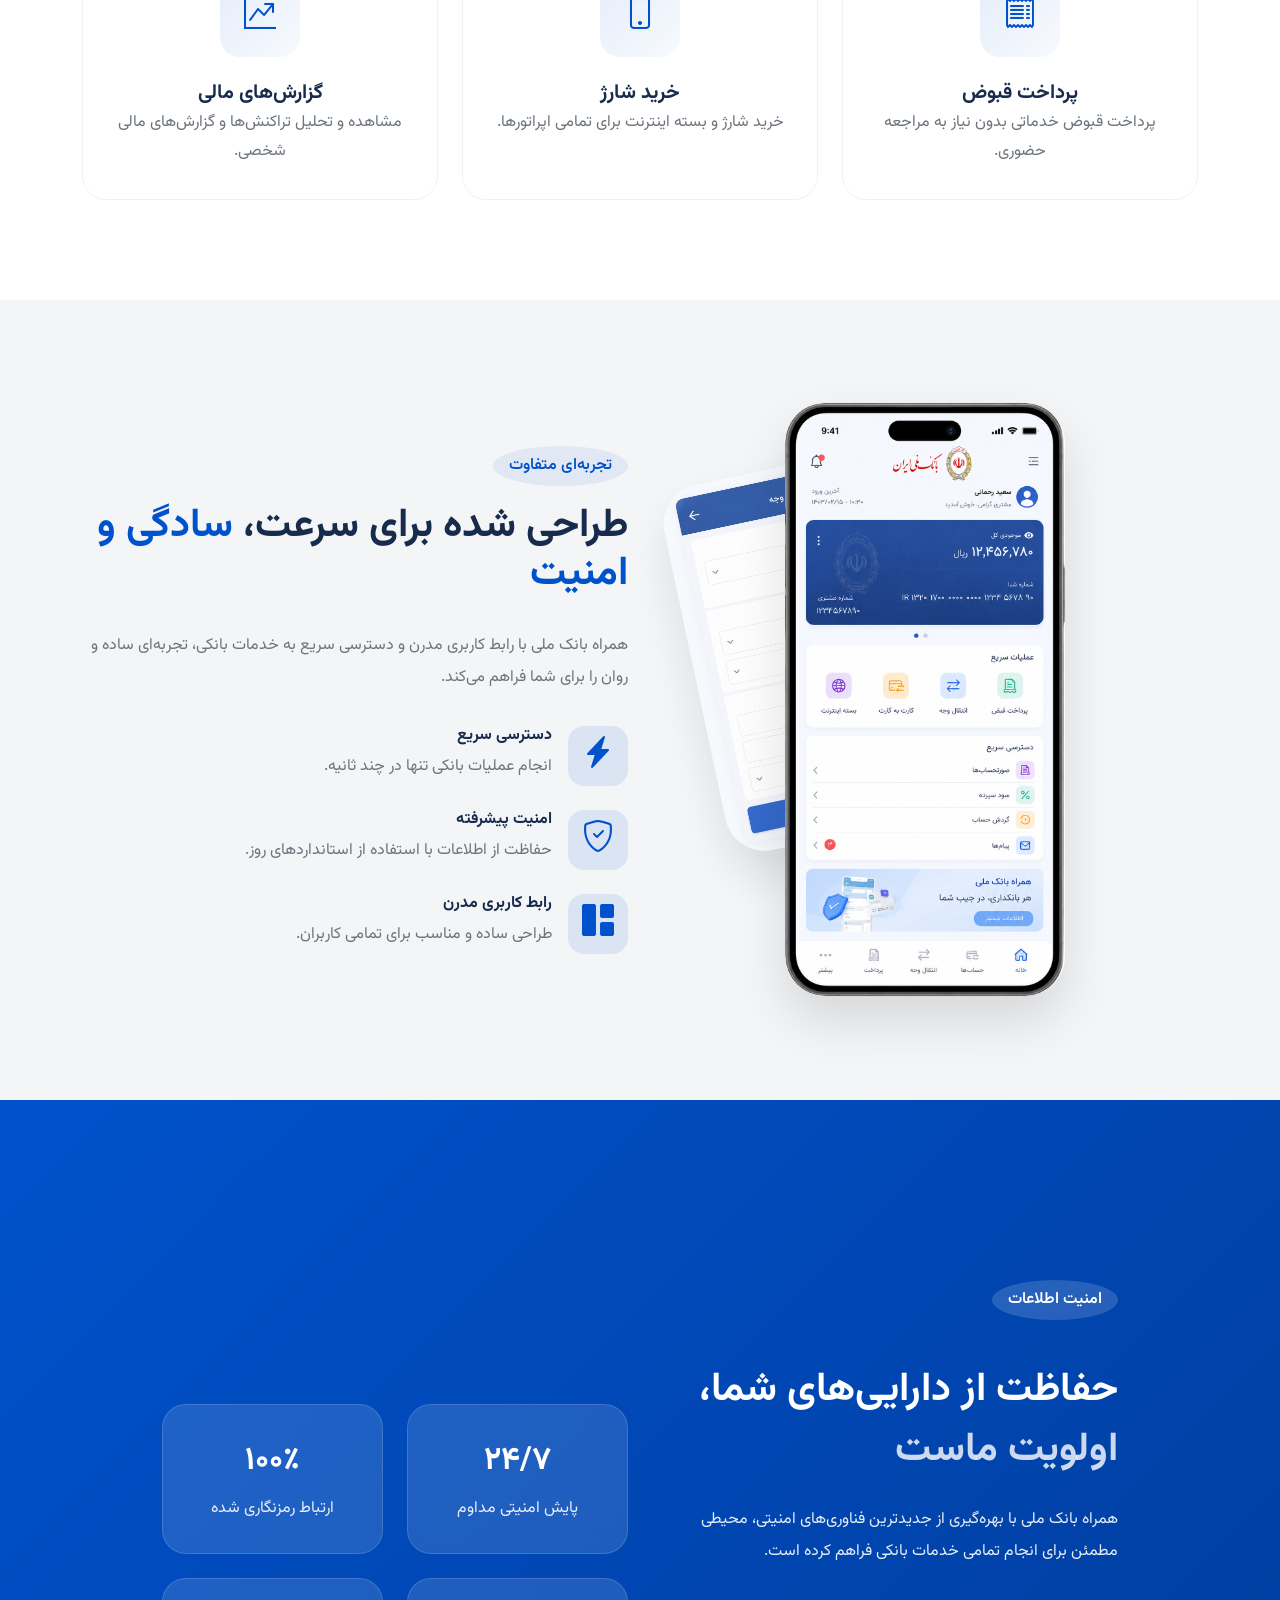
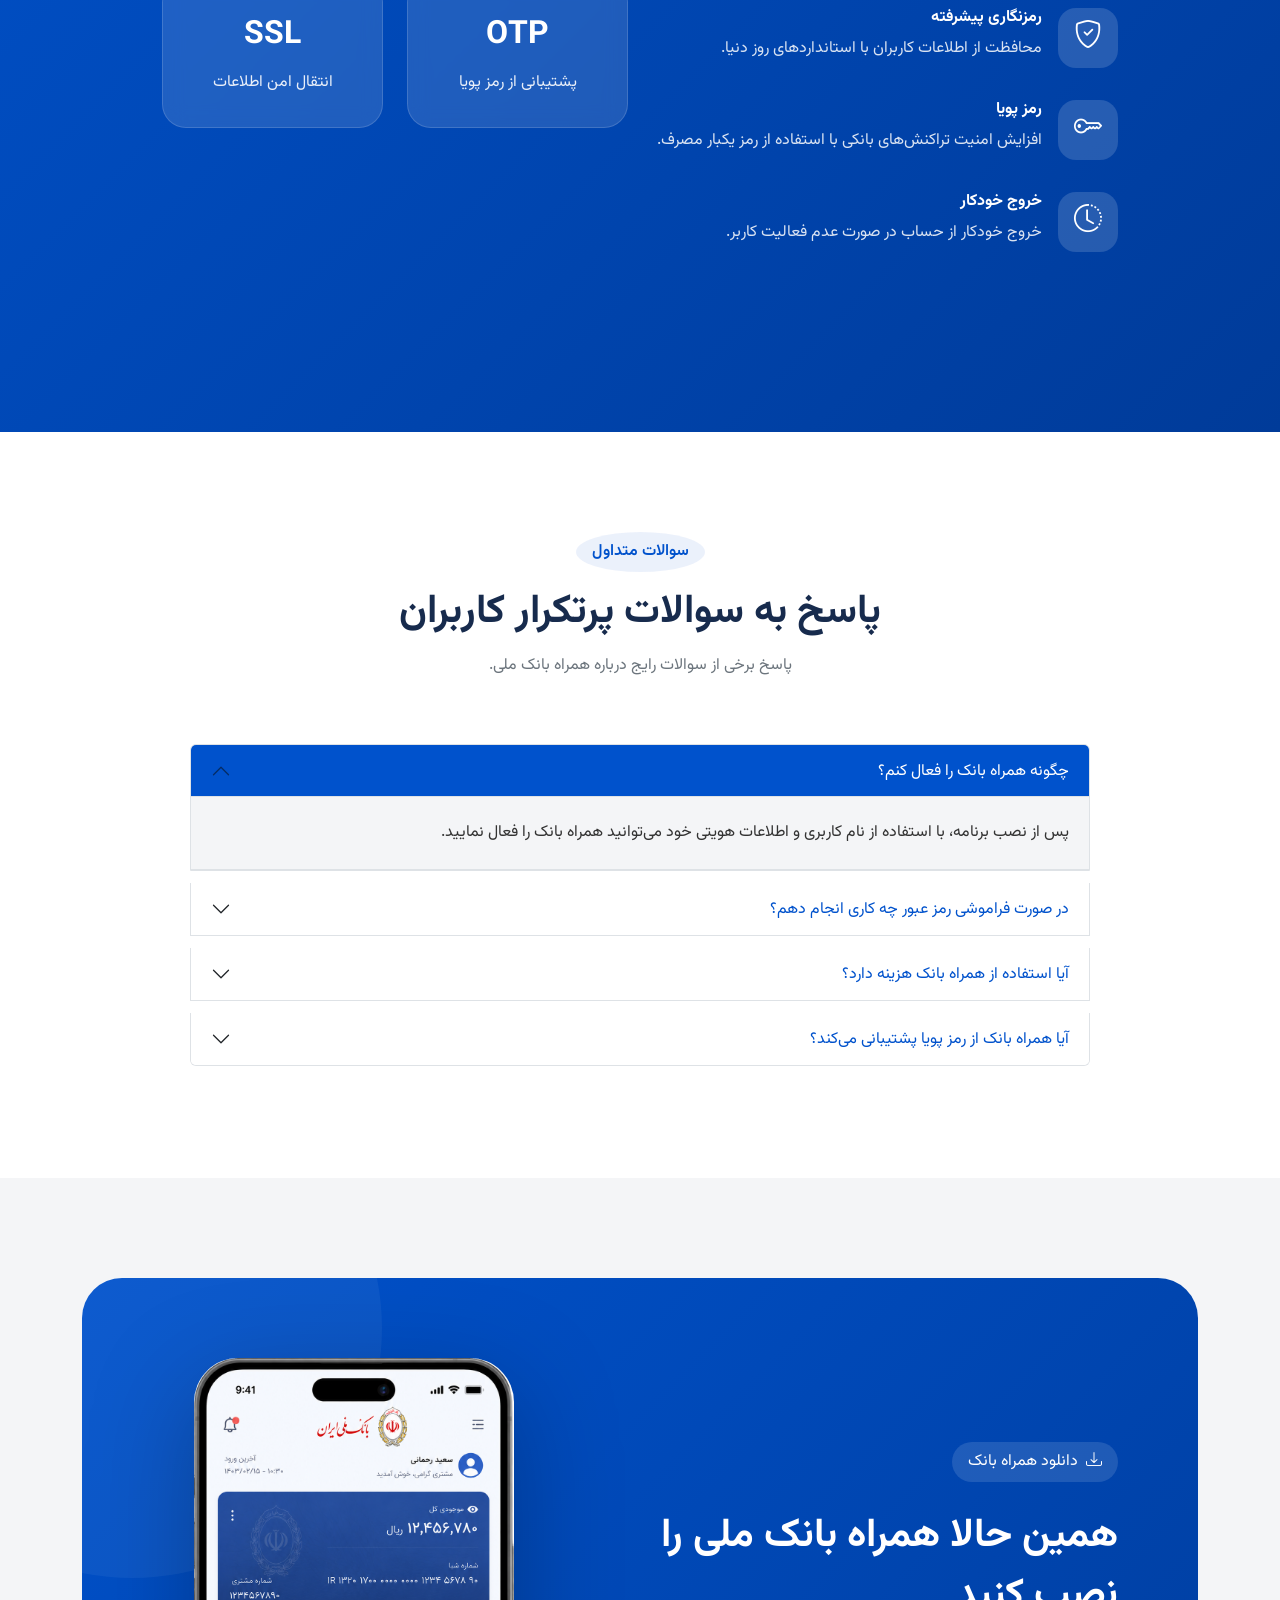
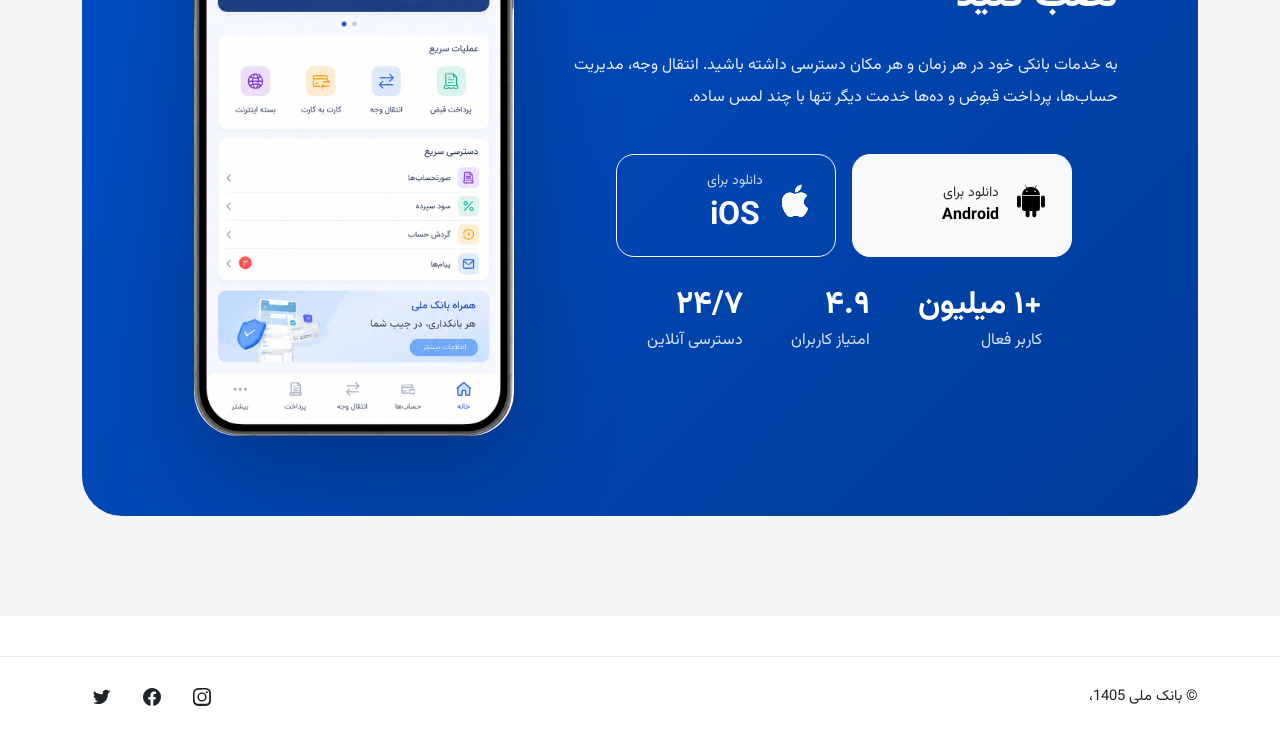
<file: hamrah_bank.html>
<!DOCTYPE html>
<html lang="fa" dir="rtl">

<head>
    <meta charset="UTF-8">
    <meta name="viewport" content="width=device-width, initial-scale=1.0">
    <title>همراه بانک</title>
    <link rel="stylesheet" href="./css/bootstrap-icons.min.css">
    <link rel="stylesheet" href="./css/bootstrap.rtl.min.css">
    <link rel="stylesheet" href="./css/style.css">
</head>

<body>
    <!-- header -->
    <header class="navbar navbar-expand-lg navbar-light sticky-top shadow-sm bg-white">
        <div class="container">
            <!-- لوگو -->
            <a class="navbar-brand" href="./index.html">
                <img src="./assets/public/logo.png" alt="بانک ملی" width="50">
            </a>

            <!-- دکمه همبرگری برای موبایل -->
            <button class="navbar-toggler fs-6" type="button" data-bs-toggle="collapse" data-bs-target="#navbarNav"
                aria-controls="navbarNav" aria-expanded="false" aria-label="Toggle navigation">
                <span class="navbar-toggler-icon"></span>
            </button>

            <!-- منو -->
            <div class="collapse navbar-collapse" id="navbarNav">
                <ul class="navbar-nav me-auto">
                    <li class="nav-item"><a class="nav-link fw-semibold" href="./index.html">صفحه اصلی</a></li>
                    <li class="nav-item dropdown dropdown-hover position-relative">
                        <a class="nav-link fw-semibold dropdown-toggle" href="#" id="servicesDropdown" role="button"
                            data-bs-toggle="dropdown" aria-expanded="false">
                            خدمات بانکی
                        </a>
                        <ul class="dropdown-menu" aria-labelledby="servicesDropdown">
                            <li><a class="dropdown-item" href="./seporde.html">سپرده‌ها</a></li>
                            <li><a class="dropdown-item" href="./facilities.html">تسهیلات و تعهدات</a></li>
                            <li><a class="dropdown-item" href="./arzi.html">خدمات ارزی</a></li>
                            <li>
                                <hr class="dropdown-divider">
                            </li>
                            <li><a class="dropdown-item" href="./other_khadamat.html">همه خدمات</a></li>
                        </ul>
                    </li>
                    <li class="nav-item"><a class="nav-link fw-semibold" href="./information.html">اطلاعات شعبه ها</a>
                    </li>
                </ul>

                <!-- دکمه های هدر -->
                <div class="d-flex align-items-center">
                    <a href="./internet_bank_login.html" class="btn btn-outline-custom fw-semibold rounded-1">ورود به
                        اینترنت بانک</a>
                    <a href="./hamrah_bank.html" class="btn btn-primary-custom fw-semibold rounded-1 ms-1">همراه
                        بانک</a>
                </div>
            </div>
        </div>
    </header>

    <main id="hamrah-bank-page">
        <!-- Hero Section -->
        <section class="overflow-hidden">
            <div class="container">
                <div class="row align-items-center gy-5">
                    <!-- محتوا -->
                    <div class="col-lg-6">
                        <span
                            class="hero-badge d-inline-flex align-items-center gap-2 mb-4 px-3 py-2 rounded-pill fw-semibold">
                            <i class="bi bi-phone"></i>
                            نسخه جدید همراه بانک ملی
                        </span>

                        <h1 class="hero-title fw-bolder lh-sm mb-4">
                            بانک همیشه
                            <span>همراه شما</span>
                        </h1>

                        <p class="hero-description fs-6 lh-lg">
                            مدیریت حساب‌ها، انتقال وجه، پرداخت قبوض و دسترسی به خدمات بانکی
                            تنها با چند لمس ساده در هر زمان و هر مکان.
                        </p>

                        <div class="d-flex flex-wrap mb-5 gap-3">
                            <a href="#" class="btn btn-primary-custom fw-semibold rounded-1 ms-1">
                                <i class="bi bi-android2"></i>
                                دانلود اندروید
                            </a>
                            <a href="#" class="btn btn-outline-custom">
                                <i class="bi bi-apple"></i>
                                دانلود iOS
                            </a>
                        </div>

                        <div class="hero-stats d-flex flex-wrap justify-content-lg-center">
                            <div class="hero-stat-item d-flex flex-column">
                                <strong class="fs-4">+۱ میلیون</strong>
                                <span>کاربر فعال</span>
                            </div>

                            <div class="hero-stat-item d-flex flex-column">
                                <strong class="fs-4">۲۴/۷</strong>
                                <span>دسترسی آنلاین</span>
                            </div>

                            <div class="hero-stat-item d-flex flex-column">
                                <strong class="fs-4">۱۰۰٪</strong>
                                <span>تراکنش امن</span>
                            </div>
                        </div>
                    </div>

                    <!-- تصویر -->
                    <div class="col-lg-6">
                        <div class="position-relative text-center mt-lg-5">
                            <div
                                class="floating-card card-balance position-absolute d-flex align-items-center gap-3 p-3 bg-white rounded-4 mx-lg-auto my-lg-3">
                                <i class="bi bi-wallet2 d-grid rounded-circle fs-3"></i>
                                <div>
                                    <small class="d-block">موجودی حساب</small>
                                    <strong>۱۲۵,۰۰۰,۰۰۰ ریال</strong>
                                </div>
                            </div>

                            <img src="./assets/public/hamrah_bank.png" alt="همراه بانک ملی"
                                class="img-fluid hero-phone">

                            <div
                                class="floating-card card-transfer position-absolute d-flex align-items-center gap-3 p-3 bg-white rounded-4">
                                <i class="bi bi-arrow-left-right d-grid rounded-circle fs-3"></i>
                                <div>
                                    <small class="d-block">انتقال وجه</small>
                                    <strong>موفق</strong>
                                </div>
                            </div>
                        </div>
                    </div>
                </div>
            </div>
        </section>

        <!-- فیچر ها -->
        <section class="features-section bg-white">
            <div class="container">
                <div class="section-header text-center my-0 mx-auto">
                    <span class="section-badge d-inline-block py-2 px-3 rounded-circle fw-semibold mb-3">
                        خدمات همراه بانک
                    </span>
                    <h2 class="section-title fw-bolder fs-1 mb-3">
                        همه خدمات بانکی در دستان شما
                    </h2>
                    <p class="section-description">
                        بدون مراجعه حضوری، تنها با چند لمس ساده به خدمات مورد نیاز خود دسترسی داشته باشید.
                    </p>
                </div>

                <div class="row g-4 mt-4">
                    <div class="col-md-6 col-lg-4">
                        <div class="feature-card bg-white h-100 text-center">
                            <div class="feature-icon d-flex align-items-center justify-content-center">
                                <i class="bi bi-arrow-left-right"></i>
                            </div>
                            <h5 class="fw-bold mb-1">انتقال وجه</h5>
                            <p class="mb-0">
                                انتقال وجه کارت به کارت و بین حساب‌های شخصی به صورت سریع و ایمن.
                            </p>
                        </div>
                    </div>

                    <div class="col-md-6 col-lg-4">
                        <div class="feature-card bg-white h-100 text-center">
                            <div class="feature-icon d-flex align-items-center justify-content-center">
                                <i class="bi bi-wallet2"></i>
                            </div>
                            <h5 class="fw-bold mb-1">مدیریت حساب‌ها</h5>
                            <p class="mb-0">
                                مشاهده موجودی، گردش حساب و مدیریت کامل سپرده‌ها.
                            </p>
                        </div>
                    </div>

                    <div class="col-md-6 col-lg-4">
                        <div class="feature-card bg-white h-100 text-center">
                            <div class="feature-icon d-flex align-items-center justify-content-center">
                                <i class="bi bi-credit-card"></i>
                            </div>
                            <h5 class="fw-bold mb-1">خدمات کارت</h5>
                            <p class="mb-0">
                                فعال‌سازی، مسدودسازی و مدیریت کارت‌های بانکی.
                            </p>
                        </div>
                    </div>

                    <div class="col-md-6 col-lg-4">
                        <div class="feature-card bg-white h-100 text-center">
                            <div class="feature-icon d-flex align-items-center justify-content-center">
                                <i class="bi bi-receipt"></i>
                            </div>
                            <h5 class="fw-bold mb-1">پرداخت قبوض</h5>
                            <p class="mb-0">
                                پرداخت قبوض خدماتی بدون نیاز به مراجعه حضوری.
                            </p>
                        </div>
                    </div>

                    <div class="col-md-6 col-lg-4">
                        <div class="feature-card bg-white h-100 text-center">
                            <div class="feature-icon d-flex align-items-center justify-content-center">
                                <i class="bi bi-phone"></i>
                            </div>
                            <h5 class="fw-bold mb-1">خرید شارژ</h5>
                            <p class="mb-0">
                                خرید شارژ و بسته اینترنت برای تمامی اپراتورها.
                            </p>
                        </div>
                    </div>
                    <div class="col-md-6 col-lg-4">
                        <div class="feature-card bg-white h-100 text-center">
                            <div class="feature-icon d-flex align-items-center justify-content-center">
                                <i class="bi bi-graph-up-arrow"></i>
                            </div>
                            <h5 class="fw-bold mb-1">گزارش‌های مالی</h5>
                            <p class="mb-0">
                                مشاهده و تحلیل تراکنش‌ها و گزارش‌های مالی شخصی.
                            </p>
                        </div>
                    </div>
                </div>
            </div>
        </section>

        <!-- بخش ویترین -->
        <section class="showcase-section">
            <div class="container">
                <div class="row align-items-center gy-5">
                    <!-- تصاویر -->
                    <div class="col-lg-6">
                        <div class="showcase-phones position-relative d-flex justify-content-center align-items-center">
                            <img src="./assets/public/app-screen-1.png" alt="داشبورد همراه بانک"
                                class="showcase-phone phone-main position-relative">

                            <img src="./assets/public/app-screen-2.png" alt="انتقال وجه"
                                class="showcase-phone phone-secondary position-absolute d-lg-block d-none">
                        </div>
                    </div>

                    <!-- محتوا -->
                    <div class="col-lg-6">
                        <span class="section-badge d-inline-block py-2 px-3 rounded-circle fw-semibold mb-3">
                            تجربه‌ای متفاوت
                        </span>

                        <h2 class="section-title fw-bolder fs-1 mb-3">
                            طراحی شده برای سرعت،
                            <span>سادگی و امنیت</span>
                        </h2>

                        <p class="showcase-description lh-lg">
                            همراه بانک ملی با رابط کاربری مدرن و دسترسی سریع به خدمات بانکی،
                            تجربه‌ای ساده و روان را برای شما فراهم می‌کند.
                        </p>

                        <div class="d-flex flex-column gap-4">
                            <div class="showcase-item d-flex gap-3 align-items-start">
                                <div
                                    class="showcase-icon d-flex align-items-center justify-content-center flex-shrink-0">
                                    <i class="bi bi-lightning-charge-fill fs-2"></i>
                                </div>

                                <div>
                                    <h6 class="fw-bold mb-2">دسترسی سریع</h6>
                                    <p class="m-0">
                                        انجام عملیات بانکی تنها در چند ثانیه.
                                    </p>
                                </div>
                            </div>

                            <div class="showcase-item d-flex gap-3 align-items-start">
                                <div
                                    class="showcase-icon d-flex align-items-center justify-content-center flex-shrink-0">
                                    <i class="bi bi-shield-check fs-2"></i>
                                </div>

                                <div>
                                    <h6 class="fw-bold mb-2">امنیت پیشرفته</h6>
                                    <p class="m-0">
                                        حفاظت از اطلاعات با استفاده از استانداردهای روز.
                                    </p>
                                </div>
                            </div>

                            <div class="showcase-item d-flex gap-3 align-items-start">
                                <div
                                    class="showcase-icon d-flex align-items-center justify-content-center flex-shrink-0">
                                    <i class="bi bi-grid-1x2-fill fs-2"></i>
                                </div>

                                <div>
                                    <h6 class="fw-bold mb-2">رابط کاربری مدرن</h6>
                                    <p class="m-0">
                                        طراحی ساده و مناسب برای تمامی کاربران.
                                    </p>
                                </div>
                            </div>
                        </div>
                    </div>
                </div>
            </div>
        </section>

        <section class="security-section">
            <div class="container">
                <div class="security-wrapper text-white">
                    <div class="row align-items-center gy-5">
                        <!-- متن -->
                        <div class="col-lg-6">
                            <span
                                class="security-badge text-white d-inline-block py-2 px-3 rounded-circle fw-semibold mb-3">
                                امنیت اطلاعات
                            </span>

                            <h2 class="security-title fs-1 fw-bolder my-4 mx-0 lh-base">
                                حفاظت از دارایی‌های شما،
                                <span>اولویت ماست</span>
                            </h2>

                            <p class="security-description lh-lg">
                                همراه بانک ملی با بهره‌گیری از جدیدترین فناوری‌های امنیتی،
                                محیطی مطمئن برای انجام تمامی خدمات بانکی فراهم کرده است.
                            </p>

                            <div class="security-features d-flex flex-column">
                                <div class="security-item d-flex gap-3">
                                    <div
                                        class="security-icon d-flex align-items-center justify-content-center flex-shrink-0">
                                        <i class="bi bi-shield-check fs-3 text-white"></i>
                                    </div>

                                    <div>
                                        <h6 class="fw-bold mb-2">رمزنگاری پیشرفته</h6>
                                        <p class="m-0">
                                            محافظت از اطلاعات کاربران با استانداردهای روز دنیا.
                                        </p>
                                    </div>
                                </div>

                                <div class="security-item d-flex gap-3">
                                    <div
                                        class="security-icon d-flex align-items-center justify-content-center flex-shrink-0">
                                        <i class="bi bi-key fs-3 text-white"></i>
                                    </div>

                                    <div>
                                        <h6 class="fw-bold mb-2">رمز پویا</h6>
                                        <p class="m-0">
                                            افزایش امنیت تراکنش‌های بانکی با استفاده از رمز یکبار مصرف.
                                        </p>
                                    </div>
                                </div>

                                <div class="security-item d-flex gap-3">
                                    <div
                                        class="security-icon d-flex align-items-center justify-content-center flex-shrink-0">
                                        <i class="bi bi-clock-history fs-3 text-white"></i>
                                    </div>

                                    <div>
                                        <h6 class="fw-bold mb-2">خروج خودکار</h6>
                                        <p class="m-0">
                                            خروج خودکار از حساب در صورت عدم فعالیت کاربر.
                                        </p>
                                    </div>
                                </div>
                            </div>
                        </div>

                        <!-- آمار -->
                        <div class="col-lg-6">
                            <div class="security-stats d-grid gap-4">
                                <div class="security-stat-card text-center">
                                    <strong class="d-block">۲۴/۷</strong>
                                    <span>
                                        پایش امنیتی مداوم
                                    </span>
                                </div>

                                <div class="security-stat-card text-center">
                                    <strong class="d-block">۱۰۰٪</strong>
                                    <span>
                                        ارتباط رمزنگاری شده
                                    </span>
                                </div>

                                <div class="security-stat-card text-center">
                                    <strong class="d-block">OTP</strong>
                                    <span>
                                        پشتیبانی از رمز پویا
                                    </span>
                                </div>

                                <div class="security-stat-card text-center">
                                    <strong class="d-block">SSL</strong>
                                    <span>
                                        انتقال امن اطلاعات
                                    </span>
                                </div>
                            </div>
                        </div>
                    </div>
                </div>
            </div>
        </section>

        <section class="bg-white">
            <div class="container">
                <div class="section-header text-center my-0 mx-auto">
                    <span class="section-badge d-inline-block py-2 px-3 rounded-circle fw-semibold mb-3">
                        سوالات متداول
                    </span>

                    <h2 class="section-title fw-bolder fs-1 mb-3">
                        پاسخ به سوالات پرتکرار کاربران
                    </h2>

                    <p class="section-description">
                        پاسخ برخی از سوالات رایج درباره همراه بانک ملی.
                    </p>
                </div>

                <div class="faq-wrapper">
                    <div class="accordion" id="faqAccordion">
                        <div class="accordion-item">
                            <h2 class="accordion-header">
                                <button class="accordion-button" type="button" data-bs-toggle="collapse"
                                    data-bs-target="#faqOne">
                                    چگونه همراه بانک را فعال کنم؟
                                </button>
                            </h2>

                            <div id="faqOne" class="accordion-collapse collapse show" data-bs-parent="#faqAccordion">
                                <div class="accordion-body">
                                    پس از نصب برنامه، با استفاده از نام کاربری و اطلاعات هویتی
                                    خود می‌توانید همراه بانک را فعال نمایید.
                                </div>
                            </div>
                        </div>

                        <div class="accordion-item">
                            <h2 class="accordion-header">
                                <button class="accordion-button collapsed" type="button" data-bs-toggle="collapse"
                                    data-bs-target="#faqTwo">
                                    در صورت فراموشی رمز عبور چه کاری انجام دهم؟
                                </button>
                            </h2>

                            <div id="faqTwo" class="accordion-collapse collapse" data-bs-parent="#faqAccordion">
                                <div class="accordion-body">
                                    از گزینه «بازیابی رمز عبور» در صفحه ورود استفاده کنید
                                    یا به یکی از شعب بانک مراجعه نمایید.
                                </div>
                            </div>
                        </div>

                        <div class="accordion-item">
                            <h2 class="accordion-header">
                                <button class="accordion-button collapsed" type="button" data-bs-toggle="collapse"
                                    data-bs-target="#faqThree">
                                    آیا استفاده از همراه بانک هزینه دارد؟
                                </button>
                            </h2>

                            <div id="faqThree" class="accordion-collapse collapse" data-bs-parent="#faqAccordion">
                                <div class="accordion-body">
                                    استفاده از همراه بانک رایگان است و تنها هزینه‌های
                                    متعارف تراکنش‌های بانکی اعمال خواهد شد.
                                </div>
                            </div>
                        </div>

                        <div class="accordion-item">
                            <h2 class="accordion-header">
                                <button class="accordion-button collapsed" type="button" data-bs-toggle="collapse"
                                    data-bs-target="#faqFour">
                                    آیا همراه بانک از رمز پویا پشتیبانی می‌کند؟
                                </button>
                            </h2>

                            <div id="faqFour" class="accordion-collapse collapse" data-bs-parent="#faqAccordion">
                                <div class="accordion-body">
                                    بله، تمامی تراکنش‌های حساس از رمز پویا و لایه‌های
                                    امنیتی پیشرفته پشتیبانی می‌کنند.
                                </div>
                            </div>
                        </div>
                    </div>
                </div>
            </div>
        </section>

        <section class="download-section">
            <div class="container">
                <div class="download-wrapper text-white position-relative overflow-hidden">
                    <div class="row align-items-center gy-5">
                        <!-- محتوا -->
                        <div class="col-lg-7">
                            <span
                                class="download-badge d-inline-flex align-items-center gap-2 mb-4 px-3 py-2 rounded-pill">
                                <i class="bi bi-download"></i>
                                دانلود همراه بانک
                            </span>

                            <h2 class="download-title fs-1 fw-bolder mb-4 lh-base">
                                همین حالا همراه بانک ملی را نصب کنید
                            </h2>

                            <p class="download-description lh-lg">
                                به خدمات بانکی خود در هر زمان و هر مکان دسترسی داشته باشید.
                                انتقال وجه، مدیریت حساب‌ها، پرداخت قبوض و ده‌ها خدمت دیگر
                                تنها با چند لمس ساده.
                            </p>

                            <div class="d-flex flex-wrap gap-3 mb-4 justify-content-lg-center">
                                <a href="#"
                                    class="btn btn-light btn-download d-flex align-items-center gap-3 px-4 py-3">
                                    <i class="bi bi-android2 fs-2"></i>
                                    <div>
                                        <small class="d-block">دانلود برای</small>
                                        <strong class="d-block fs-6">Android</strong>
                                    </div>
                                </a>

                                <a href="#"
                                    class="btn btn-outline-light btn-download d-flex align-items-center gap-3 px-4 py-3">
                                    <i class="bi bi-apple fs-2"></i>
                                    <div>
                                        <small class="d-block">دانلود برای</small>
                                        <strong class="d-block fs-2">iOS</strong>
                                    </div>
                                </a>
                            </div>

                            <div class="d-flex flex-wrap gap-5 justify-content-lg-center">
                                <div class="download-stat d-flex flex-column">
                                    <strong class="fw-bold fs-2">+۱ میلیون</strong>
                                    <span>کاربر فعال</span>
                                </div>

                                <div class="download-stat d-flex flex-column">
                                    <strong class="fw-bold fs-2">۴.۹</strong>
                                    <span>امتیاز کاربران</span>
                                </div>

                                <div class="download-stat d-flex flex-column">
                                    <strong class="fw-bold fs-2">۲۴/۷</strong>
                                    <span>دسترسی آنلاین</span>
                                </div>
                            </div>
                        </div>

                        <!-- تصویر -->
                        <div class="col-lg-5 text-center">
                            <img src="./assets/public/app-screen-1.png" alt="دانلود همراه بانک"
                                class="img-fluid download-phone">
                        </div>
                    </div>
                </div>
            </div>
        </section>
    </main>

    <footer class="custom-footer">
        <div class="container">
            <div class="footer-inner d-flex align-items-center justify-content-between flex-wrap">
                <!-- کپی رایت -->
                <div class="footer-brand d-flex align-items-center flex-wrap">
                    <span class="footer-copyright">
                        © بانک ملی 1405،
                    </span>
                </div>

                <!-- شبکه‌های اجتماعی -->
                <ul class="social-list list-unstyled d-flex align-items-center p-0 m-0">
                    <li>
                        <a href="#"
                            class="social-link d-inline-flex align-items-center justify-content-center rounded-circle text-decoration-none"
                            aria-label="Instagram" title="Instagram">
                            <svg xmlns="http://www.w3.org/2000/svg" viewBox="0 0 16 16" class="social-icon"
                                aria-hidden="true">
                                <path
                                    d="M8 0C5.8 0 5.5.01 4.7.05 3.8.09 3.3.22 2.8.42a4 4 0 0 0-1.4.92A4 4 0 0 0 .4 2.76C.2 3.27.1 3.85.05 4.7.01 5.5 0 5.8 0 8s.01 2.5.05 3.3c.05.85.16 1.43.37 1.94.2.52.48.97.92 1.41.45.45.9.72 1.42.93.51.2 1.09.33 1.94.37.8.04 1.1.05 3.3.05s2.5-.01 3.3-.05c.85-.04 1.43-.17 1.94-.37.52-.2.97-.48 1.41-.93.45-.45.72-.9.93-1.42.2-.51.33-1.09.37-1.94.04-.8.05-1.1.05-3.3s-.01-2.5-.05-3.3c-.04-.85-.17-1.43-.37-1.94a4 4 0 0 0-.93-1.41 4 4 0 0 0-1.41-.92c-.51-.2-1.09-.33-1.94-.37C10.5.01 10.2 0 8 0zm0 1.4c2.17 0 2.43.01 3.28.05.72.03 1.11.15 1.37.25.34.13.58.29.84.55.26.26.42.5.55.84.1.26.22.65.25 1.37.04.85.05 1.11.05 3.28s-.01 2.43-.05 3.28c-.03.72-.15 1.11-.25 1.37-.13.34-.29.58-.55.84-.26.26-.5.42-.84.55-.26.1-.65.22-1.37.25-.85.04-1.11.05-3.28.05s-2.43-.01-3.28-.05c-.72-.03-1.11-.15-1.37-.25a2.6 2.6 0 0 1-.84-.55 2.6 2.6 0 0 1-.55-.84c-.1-.26-.22-.65-.25-1.37C1.41 10.43 1.4 10.17 1.4 8s.01-2.43.05-3.28c.03-.72.15-1.11.25-1.37.13-.34.29-.58.55-.84.26-.26.5-.42.84-.55.26-.1.65-.22 1.37-.25.85-.04 1.11-.05 3.28-.05z" />
                                <path
                                    d="M8 3.9A4.1 4.1 0 1 0 8 12.1 4.1 4.1 0 0 0 8 3.9zm0 6.8A2.7 2.7 0 1 1 8 5.2a2.7 2.7 0 0 1 0 5.4z" />
                                <circle cx="12.2" cy="3.8" r="1" />
                            </svg>
                        </a>
                    </li>

                    <li>
                        <a href="#"
                            class="social-link d-inline-flex align-items-center justify-content-center rounded-circle text-decoration-none"
                            aria-label="Facebook" title="Facebook">
                            <svg xmlns="http://www.w3.org/2000/svg" viewBox="0 0 16 16" class="social-icon"
                                aria-hidden="true">
                                <path
                                    d="M16 8.05A8 8 0 1 0 6.7 15.9v-5.6H4.7V8.05h2V6.3c0-2 1.2-3.1 3-3.1.9 0 1.8.16 1.8.16v2h-1c-1 0-1.3.6-1.3 1.2v1.5h2.2l-.35 2.25h-1.85v5.6A8 8 0 0 0 16 8.05z" />
                            </svg>
                        </a>
                    </li>

                    <li>
                        <a href="#"
                            class="social-link d-inline-flex align-items-center justify-content-center rounded-circle text-decoration-none"
                            aria-label="Twitter" title="Twitter">
                            <svg xmlns="http://www.w3.org/2000/svg" viewBox="0 0 16 16" class="social-icon"
                                aria-hidden="true">
                                <path
                                    d="M16 3.1a6.5 6.5 0 0 1-1.8.5 3.1 3.1 0 0 0 1.4-1.7c-.6.3-1.1.5-1.8.7a3 3 0 0 0-5.2 2.1c0 .2 0 .4.1.6A8.6 8.6 0 0 1 1 2.8a3 3 0 0 0 1 4 3 3 0 0 1-1.4-.4v.1a3 3 0 0 0 2.4 3 3 3 0 0 1-1.4 0 3 3 0 0 0 2.8 2.1A6.1 6.1 0 0 1 0 13a8.5 8.5 0 0 0 4.6 1.3c5.6 0 8.6-4.6 8.6-8.6V5a6.2 6.2 0 0 0 1.8-1.9z" />
                            </svg>
                        </a>
                    </li>
                </ul>
            </div>
        </div>
    </footer>
    
    <script src="./js/bootstrap.bundle.min.js"></script>
    <script src="./js/script.js"></script>
</body>

</html>
</file>
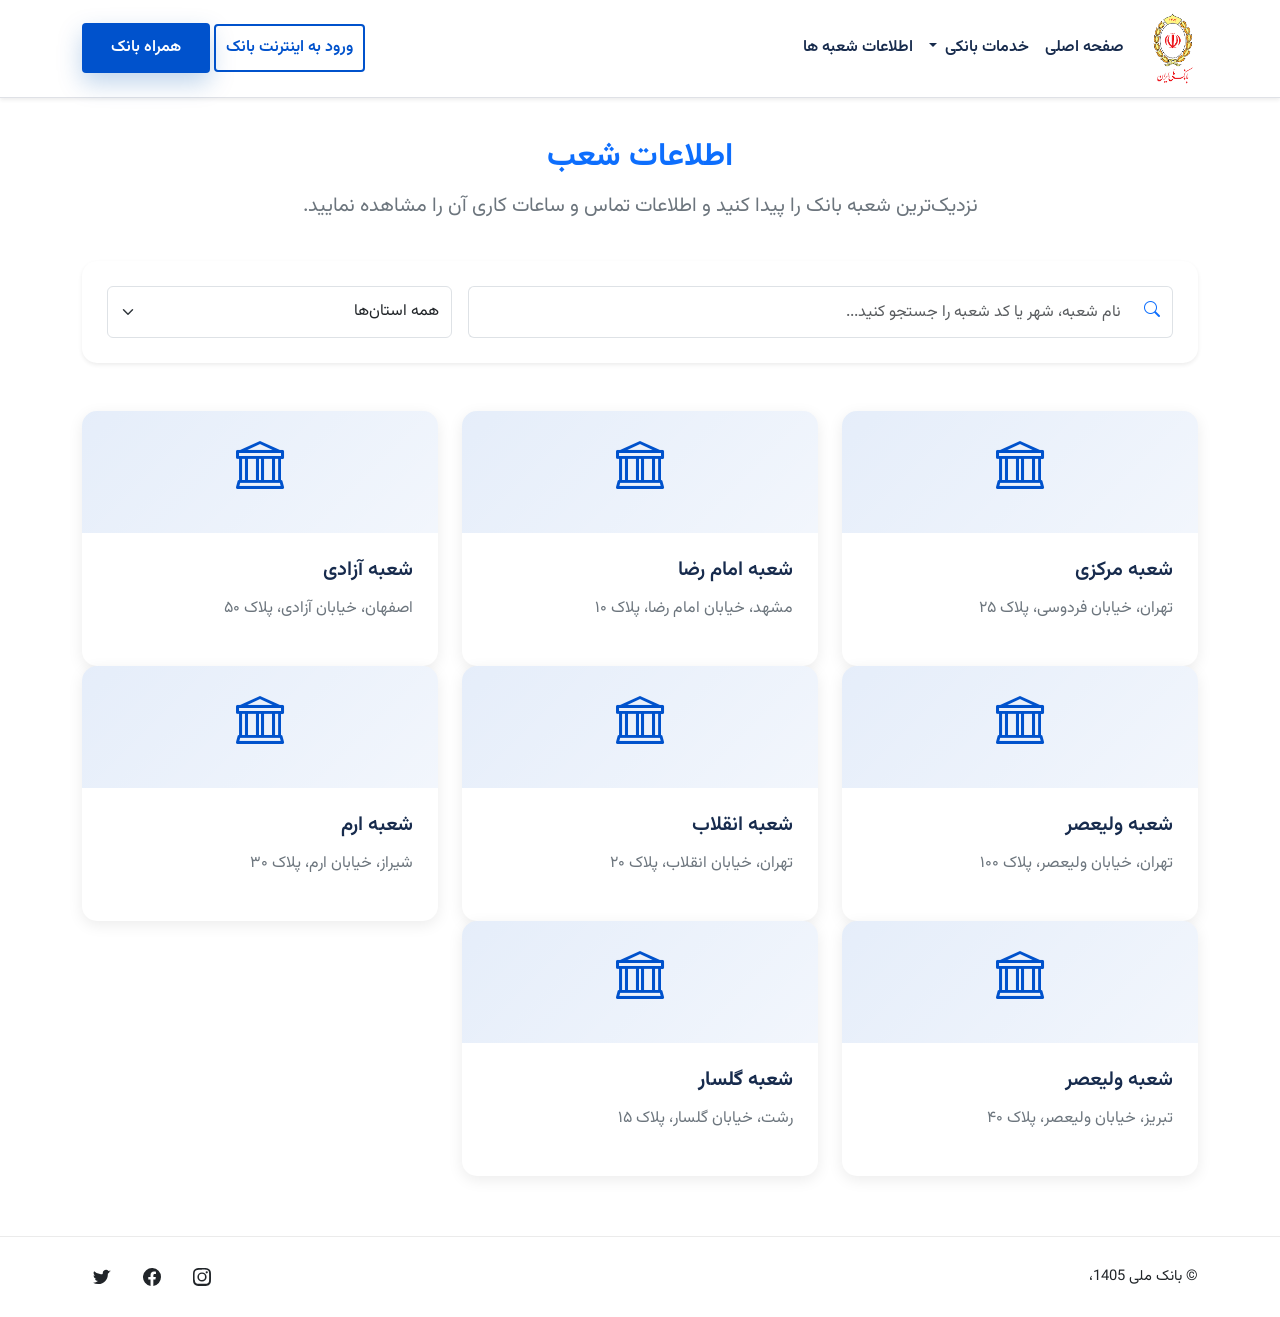
<file: information.html>
<!DOCTYPE html>
<html lang="fa" dir="rtl">

<head>
    <meta charset="UTF-8">
    <meta name="viewport" content="width=device-width, initial-scale=1.0">
    <title>تسهیلات بانک ملی</title>
    <link rel="stylesheet" href="./css/bootstrap-icons.min.css">
    <link rel="stylesheet" href="./css/bootstrap.rtl.min.css">
    <link rel="stylesheet" href="./css/style.css">
</head>

<body>
    <!-- header -->
    <header class="navbar navbar-expand-lg navbar-light sticky-top shadow-sm bg-white">
        <div class="container">
            <!-- لوگو -->
            <a class="navbar-brand" href="./index.html">
                <img src="./assets/public/logo.png" alt="بانک ملی" width="50">
            </a>

            <!-- دکمه همبرگری برای موبایل -->
            <button class="navbar-toggler fs-6" type="button" data-bs-toggle="collapse" data-bs-target="#navbarNav"
                aria-controls="navbarNav" aria-expanded="false" aria-label="Toggle navigation">
                <span class="navbar-toggler-icon"></span>
            </button>

            <!-- منو -->
            <div class="collapse navbar-collapse" id="navbarNav">
                <ul class="navbar-nav me-auto">
                    <li class="nav-item"><a class="nav-link fw-semibold" href="./index.html">صفحه اصلی</a></li>
                    <li class="nav-item dropdown dropdown-hover position-relative">
                        <a class="nav-link fw-semibold dropdown-toggle" href="#" id="servicesDropdown" role="button"
                            data-bs-toggle="dropdown" aria-expanded="false">
                            خدمات بانکی
                        </a>
                        <ul class="dropdown-menu" aria-labelledby="servicesDropdown">
                            <li><a class="dropdown-item" href="./seporde.html">سپرده‌ها</a></li>
                            <li><a class="dropdown-item" href="./facilities.html">تسهیلات و تعهدات</a></li>
                            <li><a class="dropdown-item" href="./arzi.html">خدمات ارزی</a></li>
                            <li>
                                <hr class="dropdown-divider">
                            </li>
                            <li><a class="dropdown-item" href="./other_khadamat.html">همه خدمات</a></li>
                        </ul>
                    </li>
                    <li class="nav-item"><a class="nav-link fw-semibold" href="./information.html">اطلاعات شعبه ها</a>
                    </li>
                </ul>

                <!-- دکمه های هدر -->
                <div class="d-flex align-items-center">
                    <a href="./internet_bank_login.html" class="btn btn-outline-custom fw-semibold rounded-1">ورود به
                        اینترنت بانک</a>
                    <a href="#" class="btn btn-primary-custom fw-semibold rounded-1 ms-1">همراه بانک</a>
                </div>
            </div>
        </div>
    </header>

    <main class="container branch-section">
        <!-- عنوان -->
        <div class="text-center branch-header">
            <h2 class="text-primary fw-bold">اطلاعات شعب</h2>
            <p class="lead">
                نزدیک‌ترین شعبه بانک را پیدا کنید و اطلاعات تماس و ساعات کاری آن را مشاهده نمایید.
            </p>
        </div>
        <!-- جستجو -->
        <div class="branch-search bg-white shadow-sm">
            <div class="row g-3 align-items-center">
                <div class="col-lg-8 col-md-7">
                    <div class="input-group">
                        <span class="input-group-text bg-white border-end-0">
                            <i class="bi bi-search text-primary"></i>
                        </span>
                        <input type="text" class="form-control border-start-0" id="branchSearch"
                            placeholder="نام شعبه، شهر یا کد شعبه را جستجو کنید...">
                    </div>
                </div>
                <div class="col-lg-4 col-md-5">
                    <select title="privinceFilter" class="form-select" id="provinceFilter">
                        <option value="">
                            همه استان‌ها
                        </option>
                        <option value="تهران">
                            تهران
                        </option>
                        <option value="اصفهان">
                            اصفهان
                        </option>
                        <option value="خراسان رضوی">
                            خراسان رضوی
                        </option>
                        <option value="فارس">
                            فارس
                        </option>
                        <option value="خوزستان">
                            خوزستان
                        </option>
                        <option value="آذربایجان شرقی">
                            آذربایجان شرقی
                        </option>
                        <option value="گیلان">
                            گیلان
                        </option>
                    </select>
                </div>
            </div>
        </div>
        <!-- شعب -->
        <div class="row mt-5">
            <div class="col-lg-4 col-md-6 branch-item" data-branch="شعبه مرکزی" data-city="تهران" data-province="تهران"
                data-address="تهران، خیابان فردوسی، پلاک ۲۵" data-phone="۰۲۱-۱۲۳۴۵۶۷۸" data-hours="۷:۳۰ الی ۱۴:۳۰">
                <div class="branch-card h-100 bg-white overflow-hidden">
                    <div class="branch-icon text-center">
                        <i class="bi bi-bank"></i>
                    </div>
                    <div class="branch-body">
                        <h5 class="fw-semibold">شعبه مرکزی</h5>
                        <p>
                            تهران، خیابان فردوسی، پلاک ۲۵
                        </p>
                    </div>
                </div>
            </div>
            <div class="col-lg-4 col-md-6 branch-item" data-branch="شعبه امام رضا" data-city="مشهد"
                data-province="خراسان رضوی" data-address="مشهد، خیابان امام رضا، پلاک ۱۰" data-phone="۰۵۱-۱۲۳۴۵۶۷۸"
                data-hours="۸:۰۰ الی ۱۵:۰۰">
                <div class="branch-card h-100 bg-white overflow-hidden">
                    <div class="branch-icon text-center">
                        <i class="bi bi-bank"></i>
                    </div>
                    <div class="branch-body">
                        <h5 class="fw-semibold">شعبه امام رضا</h5>
                        <p>
                            مشهد، خیابان امام رضا، پلاک ۱۰
                        </p>
                    </div>
                </div>
            </div>
            <div class="col-lg-4 col-md-6 branch-item" data-branch="شعبه آزادی" data-city="اصفهان"
                data-province="اصفهان" data-address="اصفهان، خیابان آزادی، پلاک ۵۰" data-phone="۰۳۱-۱۲۳۴۵۶۷۸"
                data-hours="۷:۰۰ الی ۱۴:۰۰">
                <div class="branch-card h-100 bg-white overflow-hidden">
                    <div class="branch-icon text-center">
                        <i class="bi bi-bank"></i>
                    </div>
                    <div class="branch-body">
                        <h5 class="fw-semibold">شعبه آزادی</h5>
                        <p>
                            اصفهان، خیابان آزادی، پلاک ۵۰
                        </p>
                    </div>
                </div>
            </div>
            <div class="col-lg-4 col-md-6 branch-item" data-branch="شعبه ولیعصر" data-city="تهران" data-province="تهران"
                data-address="تهران، خیابان ولیعصر، پلاک ۱۰۰" data-phone="۰۲۱-۱۲۳۴۵۶۷۹" data-hours="۸:۳۰ الی ۱۵:۳۰">
                <div class="branch-card h-100 bg-white overflow-hidden">
                    <div class="branch-icon text-center">
                        <i class="bi bi-bank"></i>
                    </div>
                    <div class="branch-body">
                        <h5 class="fw-semibold">شعبه ولیعصر</h5>
                        <p>
                            تهران، خیابان ولیعصر، پلاک ۱۰۰
                        </p>
                    </div>
                </div>
            </div>
            <div class="col-lg-4 col-md-6 branch-item" data-branch="شعبه انقلاب" data-city="تهران" data-province="تهران"
                data-address="تهران، خیابان انقلاب، پلاک ۲۰" data-phone="۰۲۱-۱۲۳۴۵۶۰" data-hours="۷:۳۰ الی ۱۴:۳۰">
                <div class="branch-card h-100 bg-white overflow-hidden">
                    <div class="branch-icon text-center">
                        <i class="bi bi-bank"></i>
                    </div>
                    <div class="branch-body">
                        <h5 class="fw-semibold">شعبه انقلاب</h5>
                        <p>
                            تهران، خیابان انقلاب، پلاک ۲۰
                        </p>
                    </div>
                </div>
            </div>
            <div class="col-lg-4 col-md-6 branch-item" data-branch="شعبه ارم" data-city="شیراز" data-province="فارس"
                data-address="شیراز، خیابان ارم، پلاک ۳۰" data-phone="۰۷۱-۱۲۳۴۵۶۷۸" data-hours="۸:۰۰ الی ۱۵:۰۰">
                <div class="branch-card h-100 bg-white overflow-hidden">
                    <div class="branch-icon text-center">
                        <i class="bi bi-bank"></i>
                    </div>
                    <div class="branch-body">
                        <h5 class="fw-semibold">شعبه ارم</h5>
                        <p>
                            شیراز، خیابان ارم، پلاک ۳۰
                        </p>
                    </div>
                </div>
            </div>
            <div class="col-lg-4 col-md-6 branch-item" data-branch="شعبه ولیعصر" data-city="تبریز"
                data-province="آذربایجان شرقی" data-address="تبریز، خیابان ولیعصر، پلاک ۴۰" data-phone="۰۴۱-۱۲۳۴۵۶۷۸"
                data-hours="۷:۳۰ الی ۱۴:۳۰">
                <div class="branch-card h-100 bg-white overflow-hidden">
                    <div class="branch-icon text-center">
                        <i class="bi bi-bank"></i>
                    </div>
                    <div class="branch-body">
                        <h5 class="fw-semibold">شعبه ولیعصر</h5>
                        <p>
                            تبریز، خیابان ولیعصر، پلاک ۴۰
                        </p>
                    </div>
                </div>
            </div>
            <div class="col-lg-4 col-md-6 branch-item" data-branch="شعبه گلسار" data-city="رشت" data-province="گیلان"
                data-address="رشت، خیابان گلسار، پلاک ۱۵" data-phone="۰۱۳-۱۲۳۴۵۶۷۸" data-hours="۸:۰۰ الی ۱۵:۰۰">
                <div class="branch-card h-100 bg-white overflow-hidden">
                    <div class="branch-icon text-center">
                        <i class="bi bi-bank"></i>
                    </div>
                    <div class="branch-body">
                        <h5 class="fw-bold">شعبه گلسار</h5>
                        <p>
                            رشت، خیابان گلسار، پلاک ۱۵
                        </p>
                    </div>
                </div>
            </div>
        </div>
    </main>

    <!-- Popup -->
    <div class="service-popup" id="branchPopup">
        <div class="popup-content">
            <button class="popup-close-btn" type="button">
                &times;
            </button>
            <h3 id="branchTitle"></h3>
            <p id="branchDescription"></p>
        </div>
    </div>

    <footer class="custom-footer">
        <div class="container">
            <div class="footer-inner d-flex align-items-center justify-content-between flex-wrap">
                <!-- کپی رایت -->
                <div class="footer-brand d-flex align-items-center flex-wrap">
                    <span class="footer-copyright">
                        © بانک ملی 1405،
                    </span>
                </div>

                <!-- شبکه‌های اجتماعی -->
                <ul class="social-list list-unstyled d-flex align-items-center p-0 m-0">
                    <li>
                        <a href="#"
                            class="social-link d-inline-flex align-items-center justify-content-center rounded-circle text-decoration-none"
                            aria-label="Instagram" title="Instagram">
                            <svg xmlns="http://www.w3.org/2000/svg" viewBox="0 0 16 16" class="social-icon"
                                aria-hidden="true">
                                <path
                                    d="M8 0C5.8 0 5.5.01 4.7.05 3.8.09 3.3.22 2.8.42a4 4 0 0 0-1.4.92A4 4 0 0 0 .4 2.76C.2 3.27.1 3.85.05 4.7.01 5.5 0 5.8 0 8s.01 2.5.05 3.3c.05.85.16 1.43.37 1.94.2.52.48.97.92 1.41.45.45.9.72 1.42.93.51.2 1.09.33 1.94.37.8.04 1.1.05 3.3.05s2.5-.01 3.3-.05c.85-.04 1.43-.17 1.94-.37.52-.2.97-.48 1.41-.93.45-.45.72-.9.93-1.42.2-.51.33-1.09.37-1.94.04-.8.05-1.1.05-3.3s-.01-2.5-.05-3.3c-.04-.85-.17-1.43-.37-1.94a4 4 0 0 0-.93-1.41 4 4 0 0 0-1.41-.92c-.51-.2-1.09-.33-1.94-.37C10.5.01 10.2 0 8 0zm0 1.4c2.17 0 2.43.01 3.28.05.72.03 1.11.15 1.37.25.34.13.58.29.84.55.26.26.42.5.55.84.1.26.22.65.25 1.37.04.85.05 1.11.05 3.28s-.01 2.43-.05 3.28c-.03.72-.15 1.11-.25 1.37-.13.34-.29.58-.55.84-.26.26-.5.42-.84.55-.26.1-.65.22-1.37.25-.85.04-1.11.05-3.28.05s-2.43-.01-3.28-.05c-.72-.03-1.11-.15-1.37-.25a2.6 2.6 0 0 1-.84-.55 2.6 2.6 0 0 1-.55-.84c-.1-.26-.22-.65-.25-1.37C1.41 10.43 1.4 10.17 1.4 8s.01-2.43.05-3.28c.03-.72.15-1.11.25-1.37.13-.34.29-.58.55-.84.26-.26.5-.42.84-.55.26-.1.65-.22 1.37-.25.85-.04 1.11-.05 3.28-.05z" />
                                <path
                                    d="M8 3.9A4.1 4.1 0 1 0 8 12.1 4.1 4.1 0 0 0 8 3.9zm0 6.8A2.7 2.7 0 1 1 8 5.2a2.7 2.7 0 0 1 0 5.4z" />
                                <circle cx="12.2" cy="3.8" r="1" />
                            </svg>
                        </a>
                    </li>

                    <li>
                        <a href="#"
                            class="social-link d-inline-flex align-items-center justify-content-center rounded-circle text-decoration-none"
                            aria-label="Facebook" title="Facebook">
                            <svg xmlns="http://www.w3.org/2000/svg" viewBox="0 0 16 16" class="social-icon"
                                aria-hidden="true">
                                <path
                                    d="M16 8.05A8 8 0 1 0 6.7 15.9v-5.6H4.7V8.05h2V6.3c0-2 1.2-3.1 3-3.1.9 0 1.8.16 1.8.16v2h-1c-1 0-1.3.6-1.3 1.2v1.5h2.2l-.35 2.25h-1.85v5.6A8 8 0 0 0 16 8.05z" />
                            </svg>
                        </a>
                    </li>

                    <li>
                        <a href="#"
                            class="social-link d-inline-flex align-items-center justify-content-center rounded-circle text-decoration-none"
                            aria-label="Twitter" title="Twitter">
                            <svg xmlns="http://www.w3.org/2000/svg" viewBox="0 0 16 16" class="social-icon"
                                aria-hidden="true">
                                <path
                                    d="M16 3.1a6.5 6.5 0 0 1-1.8.5 3.1 3.1 0 0 0 1.4-1.7c-.6.3-1.1.5-1.8.7a3 3 0 0 0-5.2 2.1c0 .2 0 .4.1.6A8.6 8.6 0 0 1 1 2.8a3 3 0 0 0 1 4 3 3 0 0 1-1.4-.4v.1a3 3 0 0 0 2.4 3 3 3 0 0 1-1.4 0 3 3 0 0 0 2.8 2.1A6.1 6.1 0 0 1 0 13a8.5 8.5 0 0 0 4.6 1.3c5.6 0 8.6-4.6 8.6-8.6V5a6.2 6.2 0 0 0 1.8-1.9z" />
                            </svg>
                        </a>
                    </li>
                </ul>
            </div>
        </div>
    </footer>

    <script src="./js/bootstrap.bundle.min.js"></script>
    <script src="./js/script.js"></script>

    <script>
        const branchPopup = document.getElementById("branchPopup");

        const branchTitle = document.getElementById("branchTitle");

        const branchDescription = document.getElementById("branchDescription");

        const branchCloseButton =
            branchPopup.querySelector(".popup-close-btn");

        const searchInput = document.getElementById("branchSearch");

        const provinceFilter =
            document.getElementById("provinceFilter");

        const branches =
            document.querySelectorAll(".branch-item");

        document
            .querySelectorAll(".branch-item")
            .forEach(branch => {

                branch.addEventListener("click", () => {

                    branchTitle.textContent =
                        branch.dataset.branch;

                    branchDescription.innerHTML = `
                <strong>استان:</strong> ${branch.dataset.province}<br>
                <strong>شهر:</strong> ${branch.dataset.city}<br>
                <strong>آدرس:</strong> ${branch.dataset.address}<br>
                <strong>تلفن:</strong>
                <span class="phone-number">
                    ${branch.dataset.phone}
                </span><br>
                <strong>ساعات کاری:</strong> ${branch.dataset.hours}
            `;

                    branchPopup.classList.add("show");

                    document.body.style.overflow = "hidden";
                });
            });

        function closeBranchPopup() {

            branchPopup.classList.remove("show");

            document.body.style.overflow = "";
        }

        branchCloseButton.addEventListener(
            "click",
            closeBranchPopup
        );

        branchPopup.addEventListener(
            "click",
            event => {

                if (event.target === branchPopup) {

                    closeBranchPopup();
                }
            }
        );

        document.addEventListener(
            "keydown",
            event => {

                if (
                    event.key === "Escape" &&
                    branchPopup.classList.contains("show")
                ) {

                    closeBranchPopup();
                }
            }
        );

        function filterBranches() {

            const searchText =
                searchInput.value.toLowerCase().trim();

            const province =
                provinceFilter.value;

            branches.forEach(branch => {

                const branchName =
                    branch.dataset.branch.toLowerCase();

                const city =
                    branch.dataset.city.toLowerCase();

                const branchProvince =
                    branch.dataset.province;

                const matchesSearch =
                    branchName.includes(searchText) ||
                    city.includes(searchText);

                const matchesProvince =
                    province === "" ||
                    branchProvince === province;

                if (matchesSearch && matchesProvince) {

                    branch.style.display = "";

                } else {

                    branch.style.display = "none";
                }
            });
        }

        searchInput.addEventListener(
            "input",
            filterBranches
        );

        provinceFilter.addEventListener(
            "change",
            filterBranches
        );
    </script>
</body>

</html>
</file>
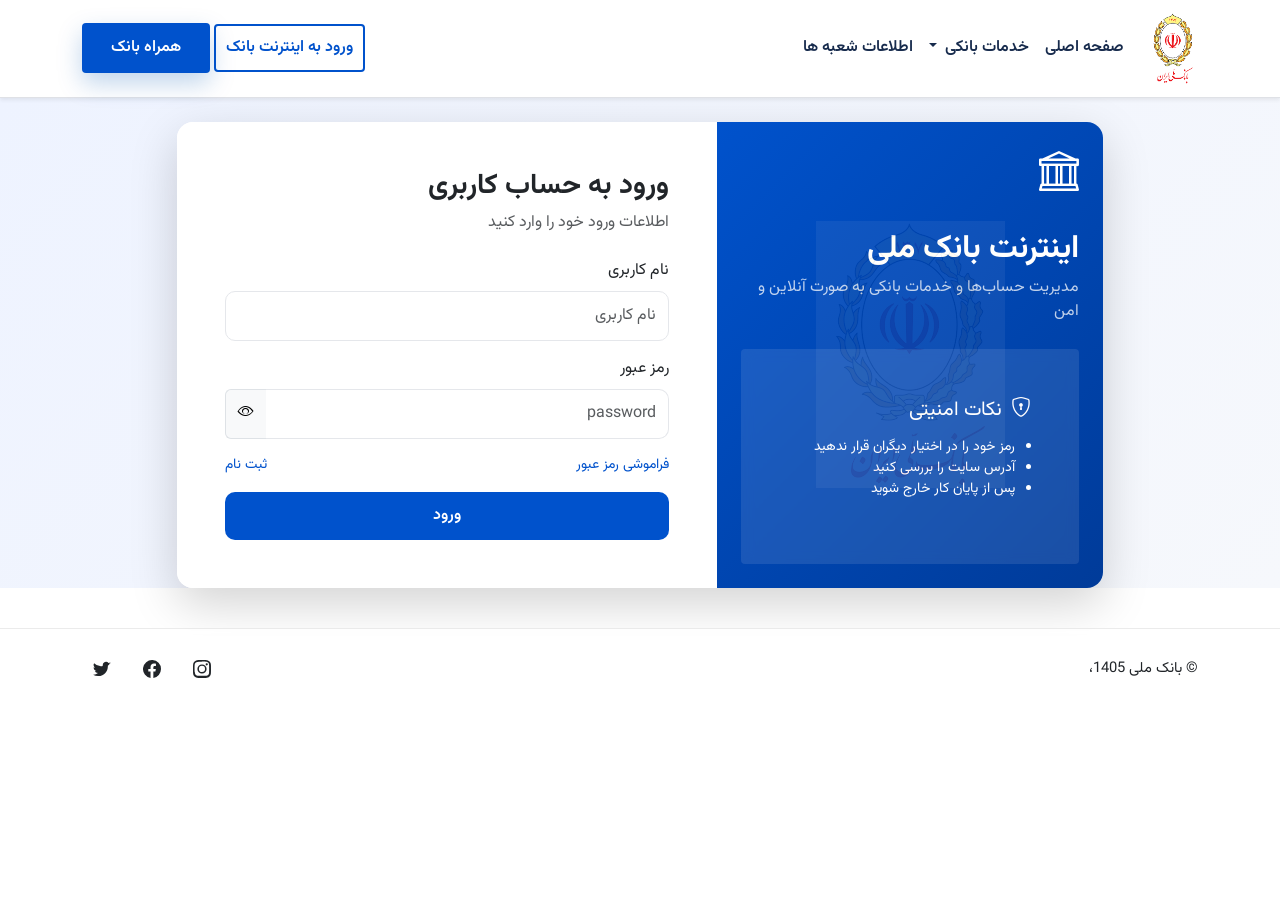
<file: internet_bank_login.html>
<!DOCTYPE html>
<html lang="fa" dir="rtl">

<head>
    <meta charset="UTF-8">
    <meta name="viewport" content="width=device-width, initial-scale=1.0">
    <title>اینترنت بانک</title>
    <link rel="stylesheet" href="./css/bootstrap-icons.min.css">
    <link rel="stylesheet" href="./css/bootstrap.rtl.min.css">
    <link rel="stylesheet" href="./css/style.css">
</head>

<body>
    <!-- header -->
    <header class="navbar navbar-expand-lg navbar-light sticky-top shadow-sm bg-white">
        <div class="container">
            <!-- لوگو -->
            <a class="navbar-brand" href="./index.html">
                <img src="./assets/public/logo.png" alt="بانک ملی" width="50">
            </a>

            <!-- دکمه همبرگری برای موبایل -->
            <button class="navbar-toggler fs-6" type="button" data-bs-toggle="collapse" data-bs-target="#navbarNav"
                aria-controls="navbarNav" aria-expanded="false" aria-label="Toggle navigation">
                <span class="navbar-toggler-icon"></span>
            </button>

            <!-- منو -->
            <div class="collapse navbar-collapse" id="navbarNav">
                <ul class="navbar-nav me-auto">
                    <li class="nav-item"><a class="nav-link fw-semibold" href="./index.html">صفحه اصلی</a></li>
                    <li class="nav-item dropdown dropdown-hover position-relative">
                        <a class="nav-link fw-semibold dropdown-toggle" href="#" id="servicesDropdown" role="button"
                            data-bs-toggle="dropdown" aria-expanded="false">
                            خدمات بانکی
                        </a>
                        <ul class="dropdown-menu" aria-labelledby="servicesDropdown">
                            <li><a class="dropdown-item" href="./seporde.html">سپرده‌ها</a></li>
                            <li><a class="dropdown-item" href="./facilities.html">تسهیلات و تعهدات</a></li>
                            <li><a class="dropdown-item" href="./arzi.html">خدمات ارزی</a></li>
                            <li>
                                <hr class="dropdown-divider">
                            </li>
                            <li><a class="dropdown-item" href="./other_khadamat.html">همه خدمات</a></li>
                        </ul>
                    </li>
                    <li class="nav-item"><a class="nav-link fw-semibold" href="./information.html">اطلاعات شعبه ها</a>
                    </li>
                </ul>

                <!-- دکمه های هدر -->
                <div class="d-flex align-items-center">
                    <a href="./internet_bank_login.html" class="btn btn-outline-custom fw-semibold rounded-1">ورود به
                        اینترنت بانک</a>
                    <a href="#" class="btn btn-primary-custom fw-semibold rounded-1 ms-1">همراه بانک</a>
                </div>
            </div>
        </div>
    </header>

    <main class="login-page">
        <div class="container">
            <div class="row justify-content-center align-items-center">
                <div class="col-xl-10">
                    <div class="mt-4 shadow-lg rounded-4 overflow-hidden bg-white">
                        <div class="row g-0">
                            <!-- سمت راست -->
                            <div class="col-lg-5 login-left text-white p-4 position-relative overflow-hidden">
                                <div class="d-flex flex-column h-100 justify-content-between">
                                    <div>
                                        <div class="mb-4">
                                            <i class="bi bi-bank fs-1"></i>
                                        </div>
                                        <h2 class="fw-bold">اینترنت بانک ملی</h2>
                                        <p class="opacity-75">
                                            مدیریت حساب‌ها و خدمات بانکی به صورت آنلاین و امن
                                        </p>
                                    </div>
                                    <div class="security-box p-5 rounded-1">
                                        <h5 class="mb-3">
                                            <i class="bi bi-shield-lock me-1"></i>
                                            نکات امنیتی
                                        </h5>
                                        <ul class="small ps-3">
                                            <li>رمز خود را در اختیار دیگران قرار ندهید</li>
                                            <li>آدرس سایت را بررسی کنید</li>
                                            <li>پس از پایان کار خارج شوید</li>
                                        </ul>
                                    </div>
                                </div>
                            </div>

                            <!-- سمت چپ -->
                            <div class="col-lg-7 p-5 login-right bg-white">
                                <h3 id="formTitle" class="fw-bold">ورود به حساب کاربری</h3>
                                <p id="formDesc" class="text-muted mb-4">اطلاعات ورود خود را وارد کنید</p>
                                <form id="authForm">
                                    <!-- نام کاربری -->
                                    <div class="mb-3" id="customerField">
                                        <label class="form-label">نام کاربری</label>
                                        <input placeholder="نام کاربری" type="text" class="form-control custom-input"
                                            id="customerId">
                                        <small class="text-danger d-none" id="customerError">نام کاربری نامعتبر
                                            است</small>
                                    </div>

                                    <!-- phone -->
                                    <div class="mb-3 d-none" id="phoneField">
                                        <label class="form-label">شماره موبایل</label>
                                        <input placeholder="شماره موبایل" type="tel" class="form-control custom-input"
                                            id="phone">
                                        <small class="text-danger d-none" id="phoneError">شماره موبایل نامعتبر
                                            است</small>
                                    </div>

                                    <!-- Password -->
                                    <div class="mb-3" id="passwordField">
                                        <label class="form-label">رمز عبور</label>
                                        <div class="input-group">
                                            <input placeholder="password" type="password"
                                                class="form-control custom-input border-end-0" id="password">
                                            <button title="hideAndShowPass" class="btn btn-light border border-start-0"
                                                type="button" id="togglePassword">
                                                <i class="bi bi-eye"></i>
                                            </button>
                                        </div>
                                        <small class="text-danger d-none" id="passwordError">رمز عبور ضعیف است</small>
                                    </div>
                                    <div class="d-flex justify-content-between mb-3 small">
                                        <!-- لینک ها -->
                                        <a class="text-decoration-none" title="leftLink" href="#" id="leftLink"></a>
                                        <a class="text-decoration-none" title="rightLink" href="#" id="rightLink"></a>
                                    </div>
                                    <button type="submit" class="btn btn-primary w-100 login-btn fw-semibold"
                                        id="submitBtn">
                                        ورود به اینترنت بانک
                                    </button>
                                </form>
                            </div>
                        </div>
                    </div>
                </div>
            </div>
        </div>
    </main>

    <footer class="custom-footer">
        <div class="container">
            <div class="footer-inner d-flex align-items-center justify-content-between flex-wrap">
                <!-- کپی رایت -->
                <div class="footer-brand d-flex align-items-center flex-wrap">
                    <span class="footer-copyright">
                        © بانک ملی 1405،
                    </span>
                </div>

                <!-- شبکه‌های اجتماعی -->
                <ul class="social-list list-unstyled d-flex align-items-center p-0 m-0">
                    <li>
                        <a href="#"
                            class="social-link d-inline-flex align-items-center justify-content-center rounded-circle text-decoration-none"
                            aria-label="Instagram" title="Instagram">
                            <svg xmlns="http://www.w3.org/2000/svg" viewBox="0 0 16 16" class="social-icon"
                                aria-hidden="true">
                                <path
                                    d="M8 0C5.8 0 5.5.01 4.7.05 3.8.09 3.3.22 2.8.42a4 4 0 0 0-1.4.92A4 4 0 0 0 .4 2.76C.2 3.27.1 3.85.05 4.7.01 5.5 0 5.8 0 8s.01 2.5.05 3.3c.05.85.16 1.43.37 1.94.2.52.48.97.92 1.41.45.45.9.72 1.42.93.51.2 1.09.33 1.94.37.8.04 1.1.05 3.3.05s2.5-.01 3.3-.05c.85-.04 1.43-.17 1.94-.37.52-.2.97-.48 1.41-.93.45-.45.72-.9.93-1.42.2-.51.33-1.09.37-1.94.04-.8.05-1.1.05-3.3s-.01-2.5-.05-3.3c-.04-.85-.17-1.43-.37-1.94a4 4 0 0 0-.93-1.41 4 4 0 0 0-1.41-.92c-.51-.2-1.09-.33-1.94-.37C10.5.01 10.2 0 8 0zm0 1.4c2.17 0 2.43.01 3.28.05.72.03 1.11.15 1.37.25.34.13.58.29.84.55.26.26.42.5.55.84.1.26.22.65.25 1.37.04.85.05 1.11.05 3.28s-.01 2.43-.05 3.28c-.03.72-.15 1.11-.25 1.37-.13.34-.29.58-.55.84-.26.26-.5.42-.84.55-.26.1-.65.22-1.37.25-.85.04-1.11.05-3.28.05s-2.43-.01-3.28-.05c-.72-.03-1.11-.15-1.37-.25a2.6 2.6 0 0 1-.84-.55 2.6 2.6 0 0 1-.55-.84c-.1-.26-.22-.65-.25-1.37C1.41 10.43 1.4 10.17 1.4 8s.01-2.43.05-3.28c.03-.72.15-1.11.25-1.37.13-.34.29-.58.55-.84.26-.26.5-.42.84-.55.26-.1.65-.22 1.37-.25.85-.04 1.11-.05 3.28-.05z" />
                                <path
                                    d="M8 3.9A4.1 4.1 0 1 0 8 12.1 4.1 4.1 0 0 0 8 3.9zm0 6.8A2.7 2.7 0 1 1 8 5.2a2.7 2.7 0 0 1 0 5.4z" />
                                <circle cx="12.2" cy="3.8" r="1" />
                            </svg>
                        </a>
                    </li>

                    <li>
                        <a href="#"
                            class="social-link d-inline-flex align-items-center justify-content-center rounded-circle text-decoration-none"
                            aria-label="Facebook" title="Facebook">
                            <svg xmlns="http://www.w3.org/2000/svg" viewBox="0 0 16 16" class="social-icon"
                                aria-hidden="true">
                                <path
                                    d="M16 8.05A8 8 0 1 0 6.7 15.9v-5.6H4.7V8.05h2V6.3c0-2 1.2-3.1 3-3.1.9 0 1.8.16 1.8.16v2h-1c-1 0-1.3.6-1.3 1.2v1.5h2.2l-.35 2.25h-1.85v5.6A8 8 0 0 0 16 8.05z" />
                            </svg>
                        </a>
                    </li>

                    <li>
                        <a href="#"
                            class="social-link d-inline-flex align-items-center justify-content-center rounded-circle text-decoration-none"
                            aria-label="Twitter" title="Twitter">
                            <svg xmlns="http://www.w3.org/2000/svg" viewBox="0 0 16 16" class="social-icon"
                                aria-hidden="true">
                                <path
                                    d="M16 3.1a6.5 6.5 0 0 1-1.8.5 3.1 3.1 0 0 0 1.4-1.7c-.6.3-1.1.5-1.8.7a3 3 0 0 0-5.2 2.1c0 .2 0 .4.1.6A8.6 8.6 0 0 1 1 2.8a3 3 0 0 0 1 4 3 3 0 0 1-1.4-.4v.1a3 3 0 0 0 2.4 3 3 3 0 0 1-1.4 0 3 3 0 0 0 2.8 2.1A6.1 6.1 0 0 1 0 13a8.5 8.5 0 0 0 4.6 1.3c5.6 0 8.6-4.6 8.6-8.6V5a6.2 6.2 0 0 0 1.8-1.9z" />
                            </svg>
                        </a>
                    </li>
                </ul>
            </div>
        </div>
    </footer>

    <script src="./js/bootstrap.bundle.min.js"></script>
    <script src="./js/script.js"></script>
    <script>
        const form = document.getElementById("authForm");
        const leftLink = document.getElementById("leftLink");
        const rightLink = document.getElementById("rightLink");
        const title = document.getElementById("formTitle");
        const desc = document.getElementById("formDesc");
        const submitBtn = document.getElementById("submitBtn");
        const customerField = document.getElementById("customerField");
        const phoneField = document.getElementById("phoneField");
        const passwordField = document.getElementById("passwordField");
        let mode = "login";

        /* تابع رندر کننده فرم */
        function renderUI() {

            // مقادیر اولیه فیلد ها
            customerField.classList.add("d-none");
            phoneField.classList.add("d-none");
            passwordField.classList.remove("d-none");

            if (mode === "login") {
                title.textContent = "ورود به حساب کاربری";
                desc.textContent = "اطلاعات ورود خود را وارد کنید";
                customerField.classList.remove("d-none");
                leftLink.textContent = "فراموشی رمز عبور";
                rightLink.textContent = "ثبت‌ نام";
                submitBtn.textContent = "ورود";
            }

            if (mode === "register") {
                title.textContent = "ثبت‌ نام اینترنت بانک";
                desc.textContent = "اطلاعات خود را وارد کنید";
                phoneField.classList.remove("d-none");
                leftLink.textContent = "ورود";
                rightLink.textContent = "فراموشی رمز عبور";
                submitBtn.textContent = "ثبت‌ نام";
            }

            if (mode === "forgot") {
                title.textContent = "بازیابی رمز عبور";
                desc.textContent = "شماره موبایل خود را وارد کنید";
                phoneField.classList.remove("d-none");
                passwordField.classList.add("d-none");
                leftLink.textContent = "";
                rightLink.textContent = "بازگشت";
                submitBtn.textContent = "ارسال لینک بازیابی";
            }
        }

        renderUI();

        leftLink.addEventListener("click", (e) => {
            e.preventDefault();
            if (mode === "login") mode = "forgot";
            else if (mode === "register") mode = "login";
            renderUI();
        });

        rightLink.addEventListener("click", (e) => {
            e.preventDefault();
            if (mode === "login") mode = "register";
            else if (mode === "register") mode = "forgot";
            else if (mode === "forgot") mode = "login";
            renderUI();
        });

        /* اعتبار سنجی */
        form.addEventListener("submit", (e) => {
            e.preventDefault();
            let valid = true;
            const customerId = document.getElementById("customerId");
            const phone = document.getElementById("phone");
            const password = document.getElementById("password");
            document.querySelectorAll(".text-danger").forEach(el => el.classList.add("d-none"));

            if (mode === "login") {
                if (!customerId.value || customerId.value.length < 5) {
                    document.getElementById("customerError").classList.remove("d-none");
                    valid = false;
                }

                if (!password.value || password.value.length < 8) {
                    document.getElementById("passwordError").classList.remove("d-none");
                    valid = false;
                }
            }

            if (mode === "register") {
                if (!phone.value.includes("09" && phone.value.length < 11)) {
                    document.getElementById("phoneError").classList.remove("d-none");
                    valid = false;
                }

                if (password.value.length < 8) {
                    document.getElementById("passwordError").classList.remove("d-none");
                    valid = false;
                }

            }

            if (mode === "forgot") {
                if (!phone.value.includes("09" && phone.value.length < 11)) {
                    document.getElementById("phoneError").classList.remove("d-none");
                    valid = false;
                }
            }

            if (valid) {
                alert("ورود موفق / درخواست ارسال شد ✔️");
            }
        });
    </script>
</body>

</html>
</file>
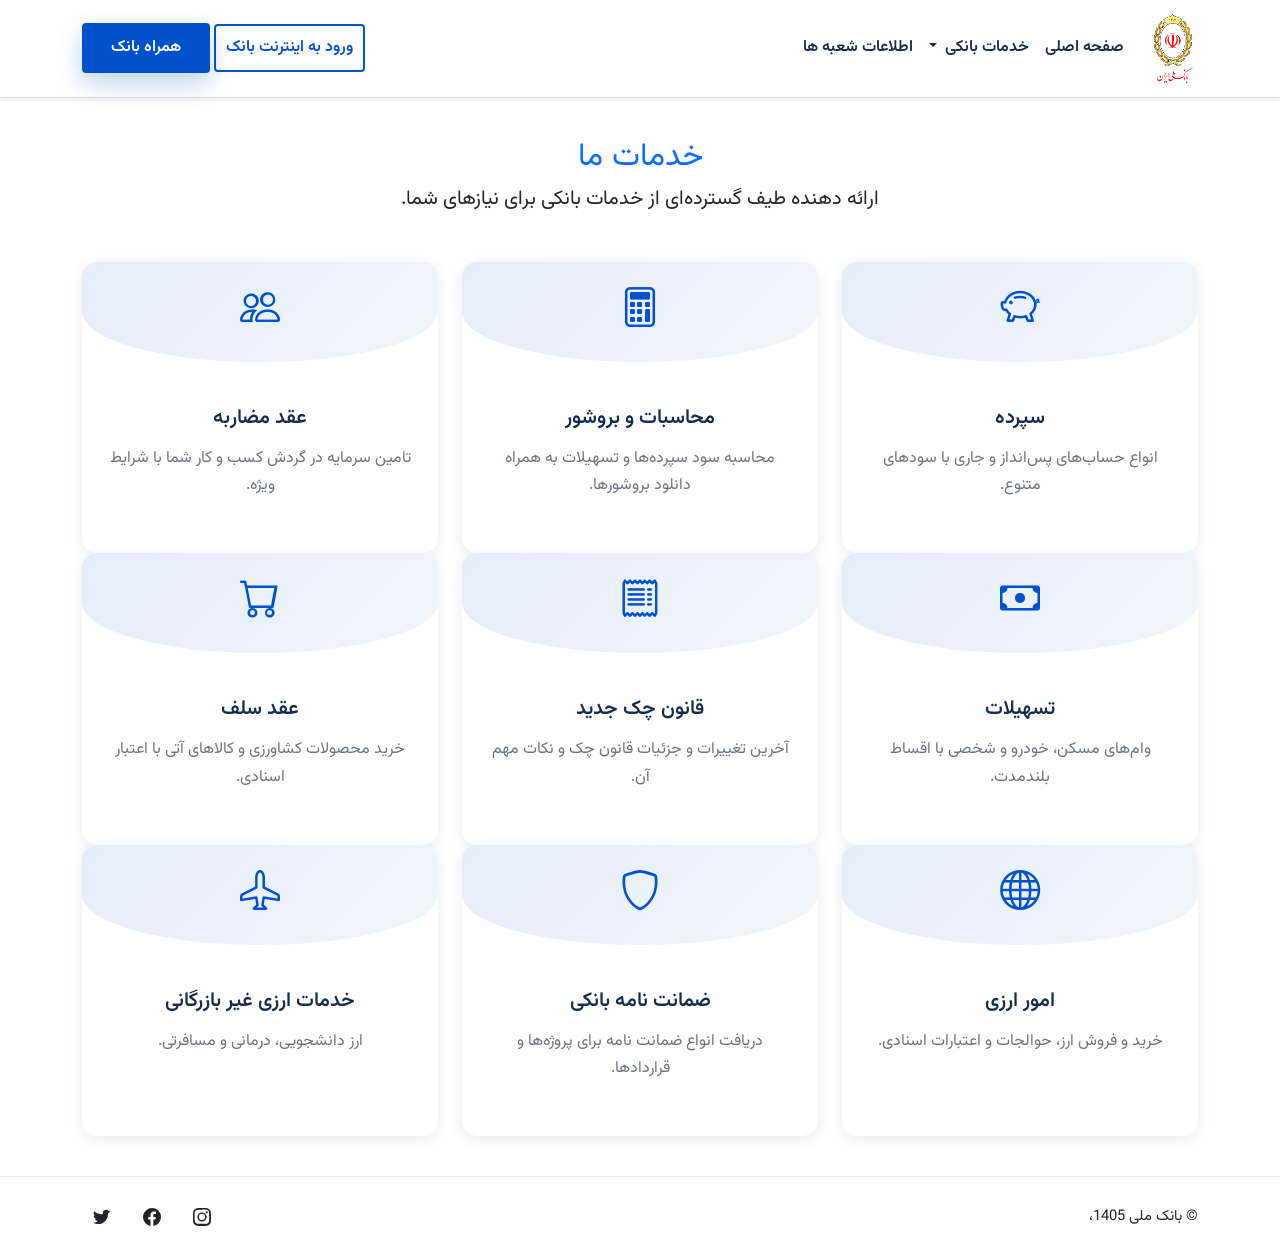
<file: other_khadamat.html>
<!DOCTYPE html>
<html lang="fa" dir="rtl">

<head>
    <meta charset="UTF-8">
    <meta name="viewport" content="width=device-width, initial-scale=1.0">
    <title>خدمات</title>
    <link rel="stylesheet" href="./css/bootstrap-icons.min.css">
    <link rel="stylesheet" href="./css/bootstrap.rtl.min.css">
    <link rel="stylesheet" href="./css/style.css">
</head>

<body>
    <!-- header -->
    <header class="navbar navbar-expand-lg navbar-light sticky-top shadow-sm bg-white">
        <div class="container">
            <!-- لوگو -->
            <a class="navbar-brand" href="./index.html">
                <img src="./assets/public/logo.png" alt="بانک ملی" width="50">
            </a>

            <!-- دکمه همبرگری برای موبایل -->
            <button class="navbar-toggler fs-6" type="button" data-bs-toggle="collapse" data-bs-target="#navbarNav"
                aria-controls="navbarNav" aria-expanded="false" aria-label="Toggle navigation">
                <span class="navbar-toggler-icon"></span>
            </button>

            <!-- منو -->
            <div class="collapse navbar-collapse" id="navbarNav">
                <ul class="navbar-nav me-auto">
                    <li class="nav-item"><a class="nav-link fw-semibold" href="./index.html">صفحه اصلی</a></li>
                    <li class="nav-item dropdown dropdown-hover position-relative">
                        <a class="nav-link fw-semibold dropdown-toggle" href="#" id="servicesDropdown" role="button"
                            data-bs-toggle="dropdown" aria-expanded="false">
                            خدمات بانکی
                        </a>
                        <ul class="dropdown-menu" aria-labelledby="servicesDropdown">
                            <li><a class="dropdown-item" href="./seporde.html">سپرده‌ها</a></li>
                            <li><a class="dropdown-item" href="./facilities.html">تسهیلات و تعهدات</a></li>
                            <li><a class="dropdown-item" href="./arzi.html">خدمات ارزی</a></li>
                            <li>
                                <hr class="dropdown-divider">
                            </li>
                            <li><a class="dropdown-item" href="./other_khadamat.html">همه خدمات</a></li>
                        </ul>
                    </li>
                    <li class="nav-item"><a class="nav-link fw-semibold" href="./information.html">اطلاعات شعبه ها</a>
                    </li>
                </ul>

                <!-- دکمه های هدر -->
                <div class="d-flex align-items-center">
                    <a href="./internet_bank_login.html" class="btn btn-outline-custom fw-semibold rounded-1">ورود به
                        اینترنت بانک</a>
                    <a href="#" class="btn btn-primary-custom fw-semibold rounded-1 ms-1">همراه بانک</a>
                </div>
            </div>
        </div>
    </header>

    <main class="container services-section text-center">
        <h2 class="text-primary">خدمات ما</h2>

        <p class="lead">
            ارائه دهنده طیف گسترده‌ای از خدمات بانکی برای نیازهای شما.
        </p>

        <div class="row justify-content-center mt-5">

            <div class="col-lg-4 col-md-6">
                <div class="service-card h-100 bg-white" data-title="سپرده"
                    data-description="سرویس سپرده شامل انواع حساب‌های پس‌انداز، جاری و کوتاه‌مدت با سودهای متنوع است.">

                    <div class="card-icon fs-1">
                        <i class="bi bi-piggy-bank"></i>
                    </div>

                    <div class="card-body p-5 p-md-4 text-center">
                        <h5 class="fw-semibold">سپرده</h5>

                        <p class="fs-6 mb-0">
                            انواع حساب‌های پس‌انداز و جاری با سودهای متنوع.
                        </p>
                    </div>

                </div>
            </div>

            <div class="col-lg-4 col-md-6">
                <div class="service-card h-100 bg-white" data-title="محاسبات و بروشور"
                    data-description="با استفاده از ابزارهای محاسباتی ما، از سود سپرده‌ها و تسهیلات خود مطلع شوید و بروشورهای مربوطه را دانلود کنید.">

                    <div class="card-icon fs-1">
                        <i class="bi bi-calculator"></i>
                    </div>

                    <div class="card-body p-5 p-md-4 text-center">
                        <h5 class="fw-semibold">محاسبات و بروشور</h5>

                        <p class="fs-6 mb-0">
                            محاسبه سود سپرده‌ها و تسهیلات به همراه دانلود بروشورها.
                        </p>
                    </div>

                </div>
            </div>

            <div class="col-lg-4 col-md-6">
                <div class="service-card h-100 bg-white" data-title="عقد مضاربه"
                    data-description="برای تامین سرمایه در گردش کسب و کار خود، از تسهیلات عقد مضاربه با شرایط ویژه ما استفاده کنید.">

                    <div class="card-icon fs-1">
                        <i class="bi bi-people"></i>
                    </div>

                    <div class="card-body p-5 p-md-4 text-center">
                        <h5 class="fw-semibold">عقد مضاربه</h5>

                        <p class="fs-6 mb-0">
                            تامین سرمایه در گردش کسب و کار شما با شرایط ویژه.
                        </p>
                    </div>

                </div>
            </div>

            <div class="col-lg-4 col-md-6">
                <div class="service-card h-100 bg-white" data-title="تسهیلات"
                    data-description="انواع وام و تسهیلات بانکی برای خرید مسکن، خودرو و مصارف شخصی با اقساط بلندمدت.">

                    <div class="card-icon fs-1">
                        <i class="bi bi-cash"></i>
                    </div>

                    <div class="card-body p-5 p-md-4 text-center">
                        <h5 class="fw-semibold">تسهیلات</h5>

                        <p class="fs-6 mb-0">
                            وام‌های مسکن، خودرو و شخصی با اقساط بلندمدت.
                        </p>
                    </div>

                </div>
            </div>

            <div class="col-lg-4 col-md-6">
                <div class="service-card h-100 bg-white" data-title="قانون چک جدید"
                    data-description="آخرین تغییرات و جزئیات قانون چک جدید را مطالعه کنید و از نکات مهم آن آگاه شوید.">

                    <div class="card-icon fs-1">
                        <i class="bi bi-receipt"></i>
                    </div>

                    <div class="card-body p-5 p-md-4 text-center">
                        <h5 class="fw-semibold">قانون چک جدید</h5>

                        <p class="fs-6 mb-0">
                            آخرین تغییرات و جزئیات قانون چک و نکات مهم آن.
                        </p>
                    </div>

                </div>
            </div>

            <div class="col-lg-4 col-md-6">
                <div class="service-card h-100 bg-white" data-title="عقد سلف"
                    data-description="برای خرید محصولات کشاورزی و کالاهای آتی، از اعتبار اسنادی عقد سلف با نرخ سود رقابتی بهره‌مند شوید.">

                    <div class="card-icon fs-1">
                        <i class="bi bi-cart"></i>
                    </div>

                    <div class="card-body p-5 p-md-4 text-center">
                        <h5 class="fw-semibold">عقد سلف</h5>

                        <p class="fs-6 mb-0">
                            خرید محصولات کشاورزی و کالاهای آتی با اعتبار اسنادی.
                        </p>
                    </div>

                </div>
            </div>

            <div class="col-lg-4 col-md-6">
                <div class="service-card h-100 bg-white" data-title="امور ارزی"
                    data-description="انجام کلیه خدمات ارزی شامل خرید و فروش ارز، حوالجات ارزی و اعتبارات اسنادی.">

                    <div class="card-icon fs-1">
                        <i class="bi bi-globe"></i>
                    </div>

                    <div class="card-body p-5 p-md-4 text-center">
                        <h5 class="fw-semibold">امور ارزی</h5>

                        <p class="fs-6 mb-0">
                            خرید و فروش ارز، حوالجات و اعتبارات اسنادی.
                        </p>
                    </div>

                </div>
            </div>

            <div class="col-lg-4 col-md-6">
                <div class="service-card h-100 bg-white" data-title="ضمانت نامه بانکی"
                    data-description="دریافت انواع ضمانت نامه‌های بانکی برای پروژه‌ها و قراردادهای شما با کمترین زمان.">

                    <div class="card-icon fs-1">
                        <i class="bi bi-shield"></i>
                    </div>

                    <div class="card-body p-5 p-md-4 text-center">
                        <h5 class="fw-semibold">ضمانت نامه بانکی</h5>

                        <p class="fs-6 mb-0">
                            دریافت انواع ضمانت نامه برای پروژه‌ها و قراردادها.
                        </p>
                    </div>

                </div>
            </div>

            <div class="col-lg-4 col-md-6">
                <div class="service-card h-100 bg-white" data-title="خدمات ارزی غیر بازرگانی"
                    data-description="انجام خدمات ارزی غیر بازرگانی مانند ارز دانشجویی، درمانی و مسافرتی.">

                    <div class="card-icon fs-1">
                        <i class="bi bi-airplane"></i>
                    </div>

                    <div class="card-body p-5 p-md-4 text-center">
                        <h5 class="fw-semibold">خدمات ارزی غیر بازرگانی</h5>

                        <p class="fs-6 mb-0">
                            ارز دانشجویی، درمانی و مسافرتی.
                        </p>
                    </div>

                </div>
            </div>
        </div>
    </main>

    <!-- Popup -->

    <div class="service-popup" id="servicePopup" role="dialog" aria-modal="true" aria-labelledby="popupTitle">
        <div class="popup-content">
            <button class="popup-close-btn" type="button" aria-label="بستن پنجره">
                &times;
            </button>
            <h3 id="popupTitle"></h3>
            <p id="popupDescription"></p>
        </div>
    </div>

    <footer class="custom-footer">
        <div class="container">
            <div class="footer-inner d-flex align-items-center justify-content-between flex-wrap">
                <!-- کپی رایت -->
                <div class="footer-brand d-flex align-items-center flex-wrap">
                    <span class="footer-copyright">
                        © بانک ملی 1405،
                    </span>
                </div>

                <!-- شبکه‌های اجتماعی -->
                <ul class="social-list list-unstyled d-flex align-items-center p-0 m-0">
                    <li>
                        <a href="#"
                            class="social-link d-inline-flex align-items-center justify-content-center rounded-circle text-decoration-none"
                            aria-label="Instagram" title="Instagram">
                            <svg xmlns="http://www.w3.org/2000/svg" viewBox="0 0 16 16" class="social-icon"
                                aria-hidden="true">
                                <path
                                    d="M8 0C5.8 0 5.5.01 4.7.05 3.8.09 3.3.22 2.8.42a4 4 0 0 0-1.4.92A4 4 0 0 0 .4 2.76C.2 3.27.1 3.85.05 4.7.01 5.5 0 5.8 0 8s.01 2.5.05 3.3c.05.85.16 1.43.37 1.94.2.52.48.97.92 1.41.45.45.9.72 1.42.93.51.2 1.09.33 1.94.37.8.04 1.1.05 3.3.05s2.5-.01 3.3-.05c.85-.04 1.43-.17 1.94-.37.52-.2.97-.48 1.41-.93.45-.45.72-.9.93-1.42.2-.51.33-1.09.37-1.94.04-.8.05-1.1.05-3.3s-.01-2.5-.05-3.3c-.04-.85-.17-1.43-.37-1.94a4 4 0 0 0-.93-1.41 4 4 0 0 0-1.41-.92c-.51-.2-1.09-.33-1.94-.37C10.5.01 10.2 0 8 0zm0 1.4c2.17 0 2.43.01 3.28.05.72.03 1.11.15 1.37.25.34.13.58.29.84.55.26.26.42.5.55.84.1.26.22.65.25 1.37.04.85.05 1.11.05 3.28s-.01 2.43-.05 3.28c-.03.72-.15 1.11-.25 1.37-.13.34-.29.58-.55.84-.26.26-.5.42-.84.55-.26.1-.65.22-1.37.25-.85.04-1.11.05-3.28.05s-2.43-.01-3.28-.05c-.72-.03-1.11-.15-1.37-.25a2.6 2.6 0 0 1-.84-.55 2.6 2.6 0 0 1-.55-.84c-.1-.26-.22-.65-.25-1.37C1.41 10.43 1.4 10.17 1.4 8s.01-2.43.05-3.28c.03-.72.15-1.11.25-1.37.13-.34.29-.58.55-.84.26-.26.5-.42.84-.55.26-.1.65-.22 1.37-.25.85-.04 1.11-.05 3.28-.05z" />
                                <path
                                    d="M8 3.9A4.1 4.1 0 1 0 8 12.1 4.1 4.1 0 0 0 8 3.9zm0 6.8A2.7 2.7 0 1 1 8 5.2a2.7 2.7 0 0 1 0 5.4z" />
                                <circle cx="12.2" cy="3.8" r="1" />
                            </svg>
                        </a>
                    </li>

                    <li>
                        <a href="#"
                            class="social-link d-inline-flex align-items-center justify-content-center rounded-circle text-decoration-none"
                            aria-label="Facebook" title="Facebook">
                            <svg xmlns="http://www.w3.org/2000/svg" viewBox="0 0 16 16" class="social-icon"
                                aria-hidden="true">
                                <path
                                    d="M16 8.05A8 8 0 1 0 6.7 15.9v-5.6H4.7V8.05h2V6.3c0-2 1.2-3.1 3-3.1.9 0 1.8.16 1.8.16v2h-1c-1 0-1.3.6-1.3 1.2v1.5h2.2l-.35 2.25h-1.85v5.6A8 8 0 0 0 16 8.05z" />
                            </svg>
                        </a>
                    </li>

                    <li>
                        <a href="#"
                            class="social-link d-inline-flex align-items-center justify-content-center rounded-circle text-decoration-none"
                            aria-label="Twitter" title="Twitter">
                            <svg xmlns="http://www.w3.org/2000/svg" viewBox="0 0 16 16" class="social-icon"
                                aria-hidden="true">
                                <path
                                    d="M16 3.1a6.5 6.5 0 0 1-1.8.5 3.1 3.1 0 0 0 1.4-1.7c-.6.3-1.1.5-1.8.7a3 3 0 0 0-5.2 2.1c0 .2 0 .4.1.6A8.6 8.6 0 0 1 1 2.8a3 3 0 0 0 1 4 3 3 0 0 1-1.4-.4v.1a3 3 0 0 0 2.4 3 3 3 0 0 1-1.4 0 3 3 0 0 0 2.8 2.1A6.1 6.1 0 0 1 0 13a8.5 8.5 0 0 0 4.6 1.3c5.6 0 8.6-4.6 8.6-8.6V5a6.2 6.2 0 0 0 1.8-1.9z" />
                            </svg>
                        </a>
                    </li>
                </ul>
            </div>
        </div>
    </footer>

    <script src="./js/bootstrap.bundle.min.js"></script>
    <script src="./js/script.js"></script>
</body>

</html>
</file>
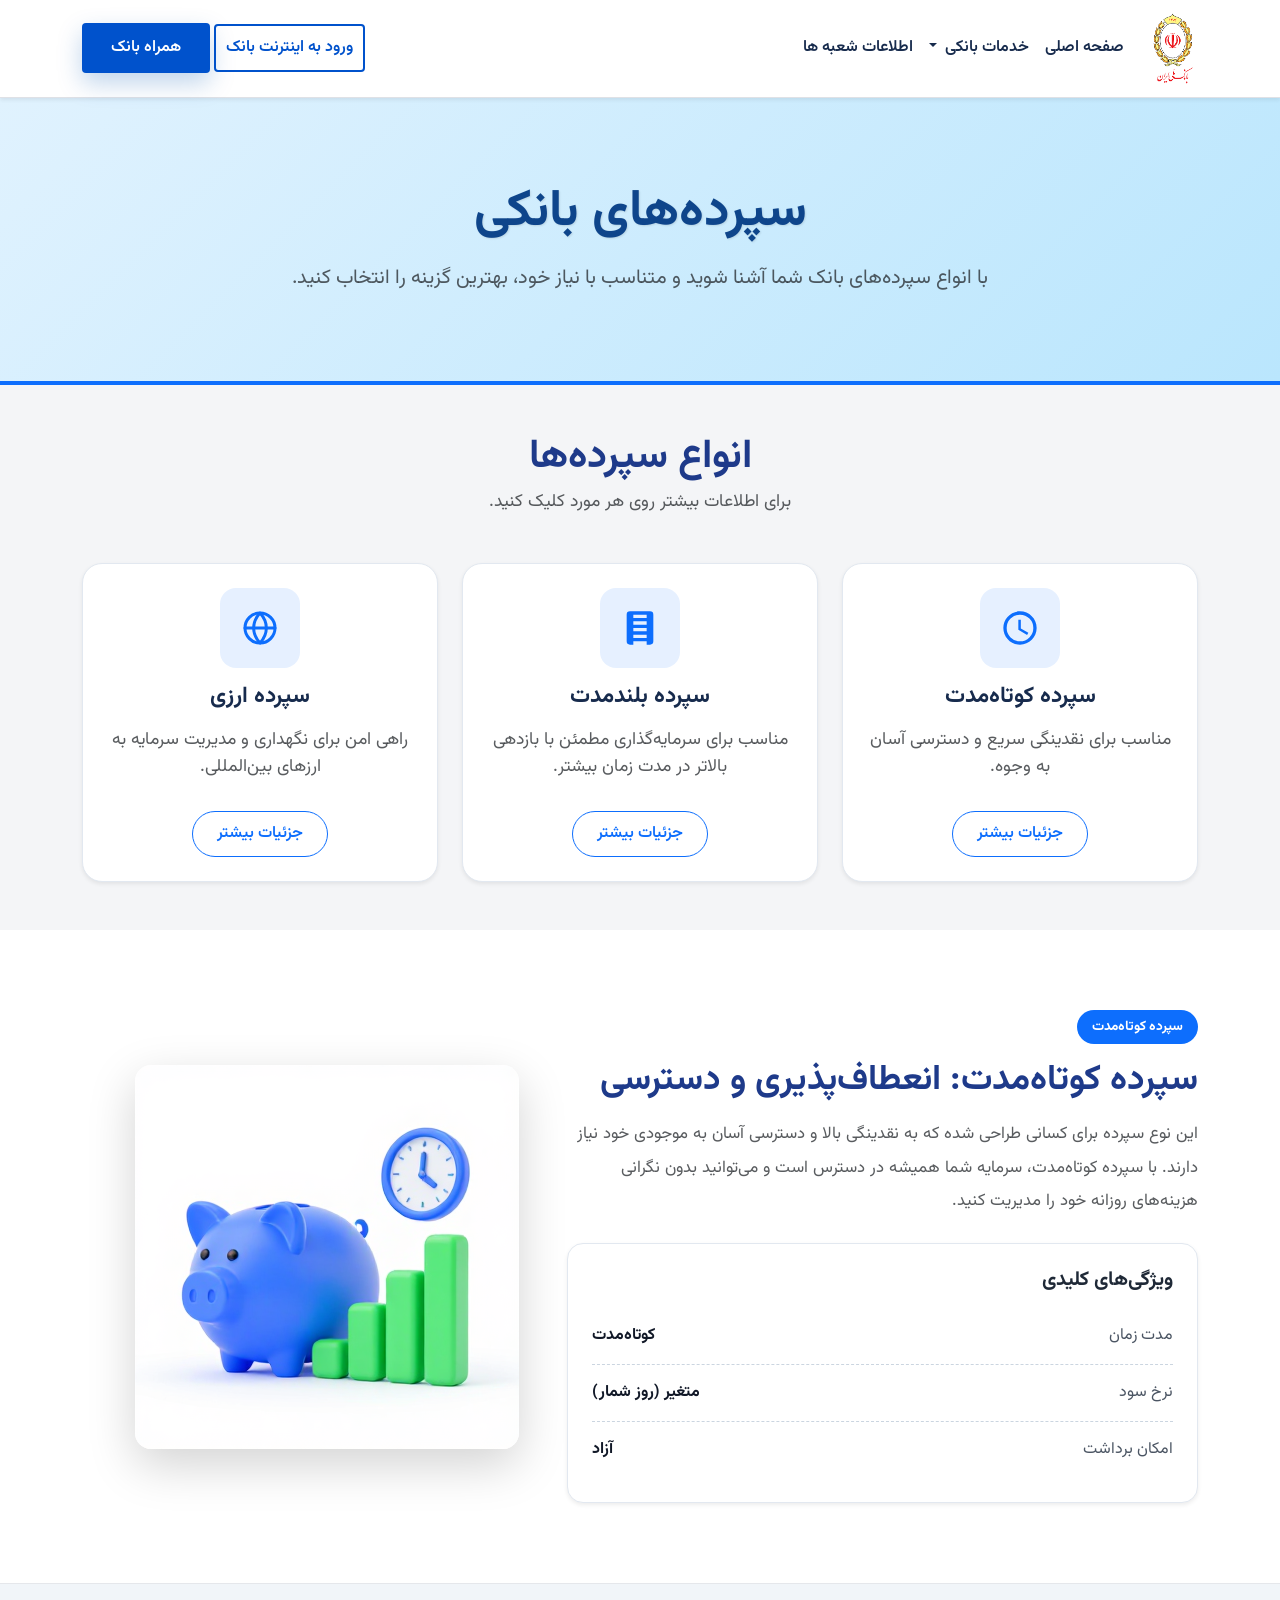
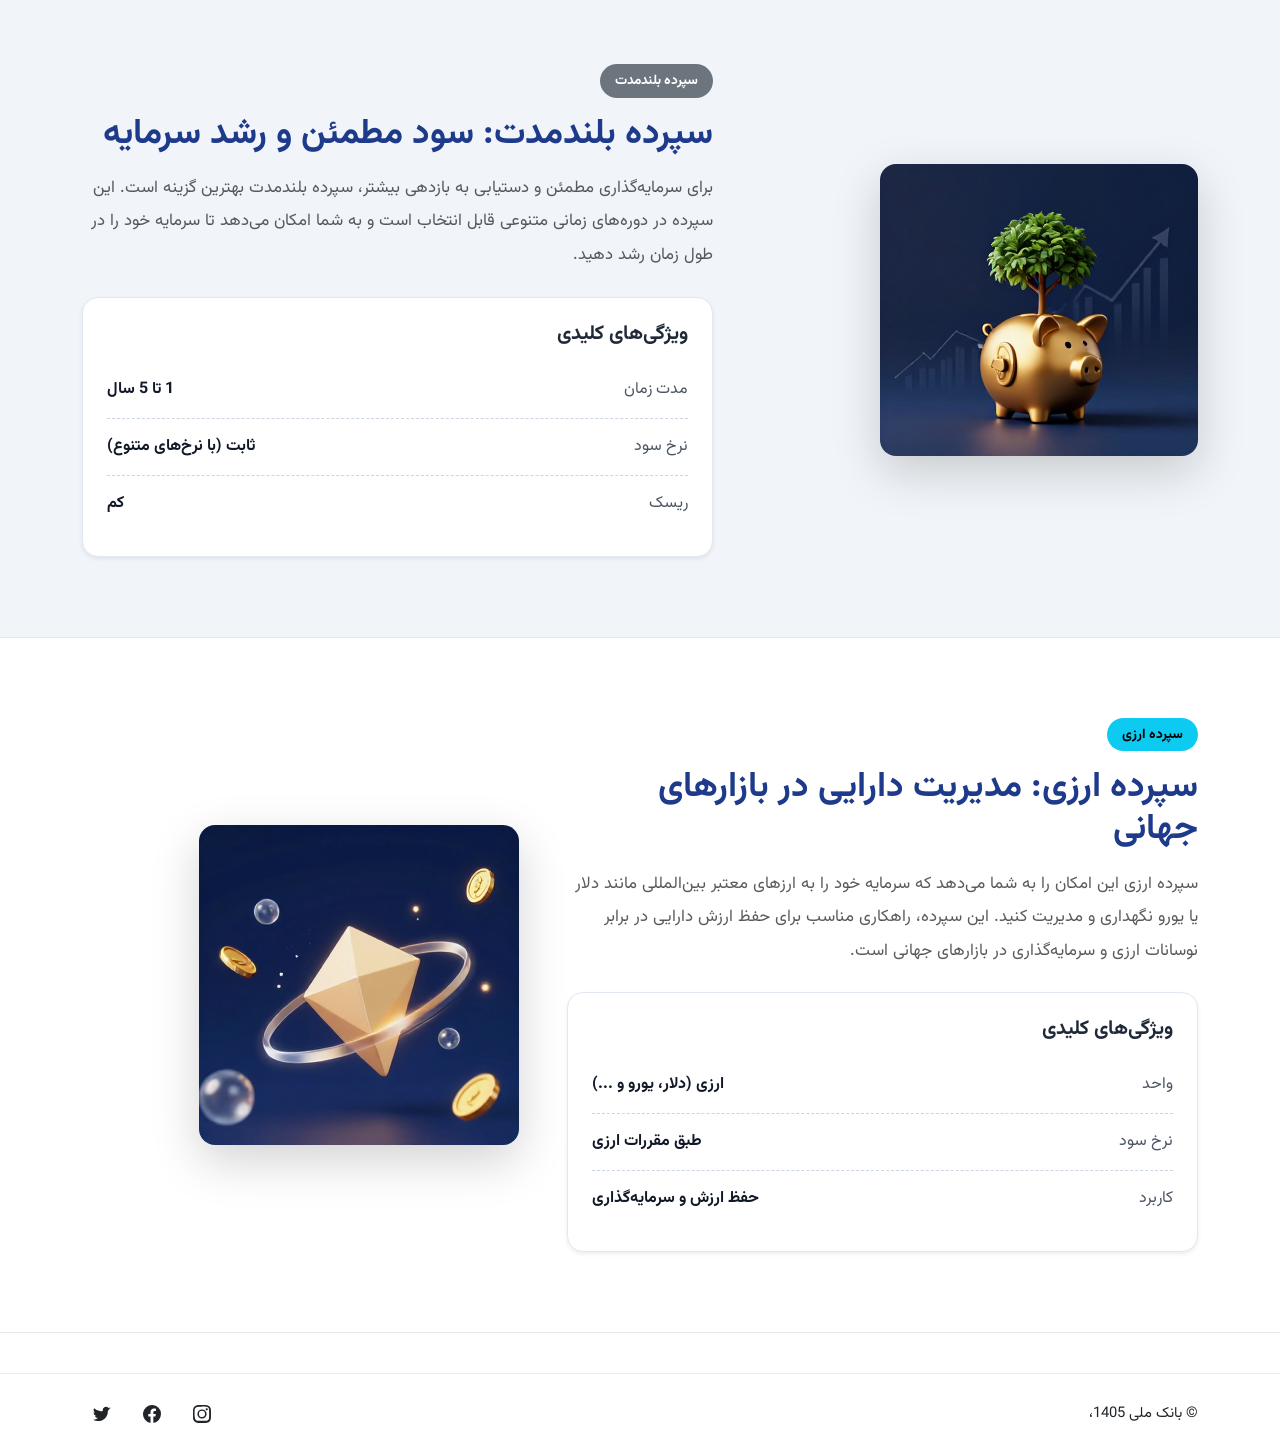
<file: seporde.html>
<!DOCTYPE html>
<html lang="fa" dir="rtl">

<head>
    <meta charset="UTF-8">
    <meta name="viewport" content="width=device-width, initial-scale=1.0">
    <title>seporde meli</title>
    <link rel="stylesheet" href="./css/bootstrap-icons.min.css">
    <link rel="stylesheet" href="./css/bootstrap.rtl.min.css">
    <link rel="stylesheet" href="./css/style.css">
</head>

<body>
    <!-- header -->
    <header class="navbar navbar-expand-lg navbar-light sticky-top shadow-sm bg-white">
        <div class="container">
            <!-- لوگو -->
            <a class="navbar-brand" href="./index.html">
                <img src="./assets/public/logo.png" alt="بانک ملی" width="50">
            </a>

            <!-- دکمه همبرگری برای موبایل -->
            <button class="navbar-toggler fs-6" type="button" data-bs-toggle="collapse" data-bs-target="#navbarNav"
                aria-controls="navbarNav" aria-expanded="false" aria-label="Toggle navigation">
                <span class="navbar-toggler-icon"></span>
            </button>

            <!-- منو -->
            <div class="collapse navbar-collapse" id="navbarNav">
                <ul class="navbar-nav me-auto">
                    <li class="nav-item"><a class="nav-link fw-semibold" href="./index.html">صفحه اصلی</a></li>
                    <li class="nav-item dropdown dropdown-hover position-relative">
                        <a class="nav-link fw-semibold dropdown-toggle" href="#" id="servicesDropdown" role="button"
                            data-bs-toggle="dropdown" aria-expanded="false">
                            خدمات بانکی
                        </a>
                        <ul class="dropdown-menu" aria-labelledby="servicesDropdown">
                            <li><a class="dropdown-item" href="./seporde.html">سپرده‌ها</a></li>
                            <li><a class="dropdown-item" href="./facilities.html">تسهیلات و تعهدات</a></li>
                            <li><a class="dropdown-item" href="./arzi.html">خدمات ارزی</a></li>
                            <li>
                                <hr class="dropdown-divider">
                            </li>
                            <li><a class="dropdown-item" href="./other_khadamat.html">همه خدمات</a></li>
                        </ul>
                    </li>
                    <li class="nav-item"><a class="nav-link fw-semibold" href="./information.html">اطلاعات شعبه ها</a>
                    </li>
                </ul>

                <!-- دکمه های هدر -->
                <div class="d-flex align-items-center">
                    <a href="./internet_bank_login.html" class="btn btn-outline-custom fw-semibold rounded-1">ورود به
                        اینترنت بانک</a>
                    <a href="#" class="btn btn-primary-custom fw-semibold rounded-1 ms-1">همراه بانک</a>
                </div>
            </div>
        </div>
    </header>

    <main class="seporde-main overflow-x-hidden">

        <!-- Hero -->
        <section class="py-5 seporde-hero-section">
            <div class="container py-4">
                <div class="text-center mx-auto">
                    <h1 class="seporde-hero-title fw-bold mb-3">سپرده‌های بانکی</h1>
                    <p class="seporde-hero-text lead text-muted mb-0">
                        با انواع سپرده‌های بانک شما آشنا شوید و متناسب با نیاز خود، بهترین گزینه را انتخاب کنید.
                    </p>
                </div>
            </div>
        </section>

        <!-- معرفی سپرده ها -->
        <section class="py-5 seporde-overview-section">
            <div class="container">
                <div class="text-center mb-5">
                    <h2 class="seporde-section-title fw-bold mb-2">انواع سپرده‌ها</h2>
                    <p class="text-muted mb-0">برای اطلاعات بیشتر روی هر مورد کلیک کنید.</p>
                </div>

                <div class="row g-4 justify-content-center">
                    <!-- کارت 1: سپرده کوتاه مدت -->
                    <div class="col-12 col-md-6 col-lg-4">
                        <div class="seporde-card bg-white overflow-hidden h-100 text-center p-4 rounded-4 shadow-sm">
                            <div
                                class="seporde-card-icon d-flex align-items-center justify-content-center mb-3 mx-auto">
                                <svg xmlns="http://www.w3.org/2000/svg" viewBox="0 0 24 24" fill="currentColor"
                                    class="w-6 h-6">
                                    <path
                                        d="M12 2C6.477 2 2 6.477 2 12s4.477 10 10 10 10-4.477 10-10S17.523 2 12 2zm0 18a8 8 0 1 1 0-16 8 8 0 0 1 0 16zm.5-13H11v6l5.25 3.15.75-1.23-4.5-2.67V7z" />
                                </svg>
                            </div>
                            <h3 class="seporde-card-title h5 fw-bold mb-3">سپرده کوتاه‌مدت</h3>
                            <p class="seporde-card-text text-muted mb-4">
                                مناسب برای نقدینگی سریع و دسترسی آسان به وجوه.
                            </p>
                            <a href="#short-term" class="btn btn-seporde-outline-primary rounded-pill px-4">جزئیات
                                بیشتر</a>
                        </div>
                    </div>

                    <!-- کارت 2: سپرده بلند مدت -->
                    <div class="col-12 col-md-6 col-lg-4">
                        <div class="seporde-card bg-white overflow-hidden h-100 text-center p-4 rounded-4 shadow-sm">
                            <div
                                class="seporde-card-icon d-flex align-items-center justify-content-center mb-3 mx-auto">
                                <svg xmlns="http://www.w3.org/2000/svg" viewBox="0 0 24 24" fill="currentColor"
                                    class="w-6 h-6">
                                    <path
                                        d="M6 2a2 2 0 0 0-2 2v16a2 2 0 0 0 2 2h12a2 2 0 0 0 2-2V4a2 2 0 0 0-2-2H6zm2 2h8v2H8V4zm0 4h8v2H8V6zm0 4h8v2H8v-2zm0 4h8v2H8v-2zm0 4h8v2H8v-2z" />
                                </svg>
                            </div>
                            <h3 class="seporde-card-title h5 fw-bold mb-3">سپرده بلندمدت</h3>
                            <p class="seporde-card-text text-muted mb-4">
                                مناسب برای سرمایه‌گذاری مطمئن با بازدهی بالاتر در مدت زمان بیشتر.
                            </p>
                            <a href="#long-term" class="btn btn-seporde-outline-primary rounded-pill px-4">جزئیات
                                بیشتر</a>
                        </div>
                    </div>

                    <!-- کارت 3 : سپرده ارزی -->
                    <div class="col-12 col-md-6 col-lg-4">
                        <div class="seporde-card bg-white overflow-hidden h-100 text-center p-4 rounded-4 shadow-sm">
                            <div
                                class="seporde-card-icon d-flex align-items-center justify-content-center mb-3 mx-auto">
                                <svg xmlns="http://www.w3.org/2000/svg" viewBox="0 0 24 24" fill="none" class="w-6 h-6">
                                    <g stroke="currentColor" stroke-width="1.8" stroke-linecap="round"
                                        stroke-linejoin="round">
                                        <!-- Globe -->
                                        <circle cx="12" cy="12" r="9"></circle>
                                        <path d="M3 12h18"></path>
                                        <path
                                            d="M12 3c2.5 2.7 3.8 5.8 3.8 9s-1.3 6.3-3.8 9c-2.5-2.7-3.8-5.8-3.8-9S9.5 5.7 12 3z">
                                        </path>
                                    </g>
                                </svg>
                            </div>
                            <h3 class="seporde-card-title h5 fw-bold mb-3">سپرده ارزی</h3>
                            <p class="seporde-card-text text-muted mb-4">
                                راهی امن برای نگهداری و مدیریت سرمایه به ارزهای بین‌المللی.
                            </p>
                            <a href="#currency" class="btn btn-seporde-outline-primary rounded-pill px-4">جزئیات
                                بیشتر</a>
                        </div>
                    </div>
                </div>
            </div>
        </section>

        <!-- سپرده کوتاه مدت -->
        <section class="py-5 seporde-detail-section" id="short-term">
            <div class="container">
                <div class="row align-items-center g-5">
                    <div class="col-12 col-lg-7 order-2 order-lg-1">
                        <span class="seporde-badge badge text-bg-primary rounded-pill mb-3">سپرده کوتاه‌مدت</span>
                        <h2 class="seporde-detail-title fw-bold mb-3">سپرده کوتاه‌مدت: انعطاف‌پذیری و دسترسی</h2>
                        <p class="seporde-detail-text text-muted lh-lg mb-4">
                            این نوع سپرده برای کسانی طراحی شده که به نقدینگی بالا و دسترسی آسان به موجودی خود نیاز
                            دارند.
                            با سپرده کوتاه‌مدت، سرمایه شما همیشه در دسترس است و می‌توانید بدون نگرانی هزینه‌های روزانه
                            خود را مدیریت کنید.
                        </p>
                        <div class="seporde-features-box p-4 bg-white rounded-4 shadow-sm">
                            <h4 class="seporde-features-title h5 fw-bold mb-3">ویژگی‌های کلیدی</h4>
                            <div class="d-flex justify-content-between align-items-center py-3 border-bottom">
                                <span class="text-muted">مدت زمان</span>
                                <strong>کوتاه‌مدت</strong>
                            </div>
                            <div class="d-flex justify-content-between align-items-center py-3 border-bottom">
                                <span class="text-muted">نرخ سود</span>
                                <strong>متغیر (روز شمار)</strong>
                            </div>
                            <div class="d-flex justify-content-between align-items-center py-3">
                                <span class="text-muted">امکان برداشت</span>
                                <strong>آزاد</strong>
                            </div>
                        </div>
                    </div>
                    <div class="col-12 col-lg-5 order-1 order-lg-2">
                        <img src="./assets/public/short_seporde.png" alt="تصویر سپرده کوتاه‌مدت"
                            class="seporde-image img-fluid rounded-4 shadow-lg mb-2 mb-lg-0">
                    </div>
                </div>
            </div>
        </section>

        <!-- سپرده بلند مدت -->
        <section class="py-5 seporde-detail-section seporde-alt-bg" id="long-term">
            <div class="container">
                <div class="row align-items-center g-5 flex-lg-row-reverse">
                    <div class="col-12 col-lg-7">
                        <span class="seporde-badge badge text-bg-secondary rounded-pill mb-3">سپرده بلندمدت</span>
                        <h2 class="seporde-detail-title fw-bold mb-3">سپرده بلندمدت: سود مطمئن و رشد سرمایه</h2>
                        <p class="seporde-detail-text text-muted lh-lg mb-4">
                            برای سرمایه‌گذاری مطمئن و دستیابی به بازدهی بیشتر، سپرده بلندمدت بهترین گزینه است.
                            این سپرده در دوره‌های زمانی متنوعی قابل انتخاب است و به شما امکان می‌دهد تا سرمایه خود را در
                            طول زمان رشد دهید.
                        </p>
                        <div class="seporde-features-box p-4 bg-white rounded-4 shadow-sm">
                            <h4 class="seporde-features-title h5 fw-bold mb-3">ویژگی‌های کلیدی</h4>
                            <div class="d-flex justify-content-between align-items-center py-3 border-bottom">
                                <span class="text-muted">مدت زمان</span>
                                <strong>1 تا 5 سال</strong>
                            </div>
                            <div class="d-flex justify-content-between align-items-center py-3 border-bottom">
                                <span class="text-muted">نرخ سود</span>
                                <strong>ثابت (با نرخ‌های متنوع)</strong>
                            </div>
                            <div class="d-flex justify-content-between align-items-center py-3">
                                <span class="text-muted">ریسک</span>
                                <strong>کم</strong>
                            </div>
                        </div>
                    </div>
                    <div class="col-12 col-lg-5">
                        <img src="./assets/public/long_seporde.png" alt="تصویر سپرده بلندمدت"
                            class="seporde-image img-fluid rounded-4 shadow-lg mb-2 mb-lg-0">
                    </div>
                </div>
            </div>
        </section>

        <!-- سپرده ارزی -->
        <section class="py-5 seporde-detail-section" id="currency">
            <div class="container">
                <div class="row align-items-center g-5">
                    <div class="col-12 col-lg-7 order-2 order-lg-1">
                        <span class="seporde-badge badge text-bg-info rounded-pill mb-3">سپرده ارزی</span>
                        <h2 class="seporde-detail-title fw-bold mb-3">سپرده ارزی: مدیریت دارایی در بازارهای جهانی
                        </h2>
                        <p class="seporde-detail-text text-muted lh-lg mb-4">
                            سپرده ارزی این امکان را به شما می‌دهد که سرمایه خود را به ارزهای معتبر بین‌المللی مانند دلار
                            یا یورو نگهداری و مدیریت کنید.
                            این سپرده، راهکاری مناسب برای حفظ ارزش دارایی در برابر نوسانات ارزی و سرمایه‌گذاری در
                            بازارهای جهانی است.
                        </p>
                        <div class="seporde-features-box p-4 bg-white rounded-4 shadow-sm">
                            <h4 class="seporde-features-title h5 fw-bold mb-3">ویژگی‌های کلیدی</h4>
                            <div class="d-flex justify-content-between align-items-center py-3 border-bottom">
                                <span class="text-muted">واحد</span>
                                <strong>ارزی (دلار، یورو و ...)</strong>
                            </div>
                            <div class="d-flex justify-content-between align-items-center py-3 border-bottom">
                                <span class="text-muted">نرخ سود</span>
                                <strong>طبق مقررات ارزی</strong>
                            </div>
                            <div class="d-flex justify-content-between align-items-center py-3">
                                <span class="text-muted">کاربرد</span>
                                <strong>حفظ ارزش و سرمایه‌گذاری</strong>
                            </div>
                        </div>
                    </div>
                    <div class="col-12 col-lg-5 order-1 order-lg-2">
                        <img src="./assets/public/currency_seporde.png" alt="تصویر سپرده ارزی"
                            class="seporde-image img-fluid rounded-4 shadow-lg mb-2 mb-lg-0">
                    </div>
                </div>
            </div>
        </section>

    </main>

    <footer class="custom-footer">
        <div class="container">
            <div class="footer-inner d-flex align-items-center justify-content-between flex-wrap">
                <!-- کپی رایت -->
                <div class="footer-brand d-flex align-items-center flex-wrap">
                    <span class="footer-copyright">
                        © بانک ملی 1405،
                    </span>
                </div>

                <!-- شبکه‌های اجتماعی -->
                <ul class="social-list list-unstyled d-flex align-items-center p-0 m-0">
                    <li>
                        <a href="#"
                            class="social-link d-inline-flex align-items-center justify-content-center rounded-circle text-decoration-none"
                            aria-label="Instagram" title="Instagram">
                            <svg xmlns="http://www.w3.org/2000/svg" viewBox="0 0 16 16" class="social-icon"
                                aria-hidden="true">
                                <path
                                    d="M8 0C5.8 0 5.5.01 4.7.05 3.8.09 3.3.22 2.8.42a4 4 0 0 0-1.4.92A4 4 0 0 0 .4 2.76C.2 3.27.1 3.85.05 4.7.01 5.5 0 5.8 0 8s.01 2.5.05 3.3c.05.85.16 1.43.37 1.94.2.52.48.97.92 1.41.45.45.9.72 1.42.93.51.2 1.09.33 1.94.37.8.04 1.1.05 3.3.05s2.5-.01 3.3-.05c.85-.04 1.43-.17 1.94-.37.52-.2.97-.48 1.41-.93.45-.45.72-.9.93-1.42.2-.51.33-1.09.37-1.94.04-.8.05-1.1.05-3.3s-.01-2.5-.05-3.3c-.04-.85-.17-1.43-.37-1.94a4 4 0 0 0-.93-1.41 4 4 0 0 0-1.41-.92c-.51-.2-1.09-.33-1.94-.37C10.5.01 10.2 0 8 0zm0 1.4c2.17 0 2.43.01 3.28.05.72.03 1.11.15 1.37.25.34.13.58.29.84.55.26.26.42.5.55.84.1.26.22.65.25 1.37.04.85.05 1.11.05 3.28s-.01 2.43-.05 3.28c-.03.72-.15 1.11-.25 1.37-.13.34-.29.58-.55.84-.26.26-.5.42-.84.55-.26.1-.65.22-1.37.25-.85.04-1.11.05-3.28.05s-2.43-.01-3.28-.05c-.72-.03-1.11-.15-1.37-.25a2.6 2.6 0 0 1-.84-.55 2.6 2.6 0 0 1-.55-.84c-.1-.26-.22-.65-.25-1.37C1.41 10.43 1.4 10.17 1.4 8s.01-2.43.05-3.28c.03-.72.15-1.11.25-1.37.13-.34.29-.58.55-.84.26-.26.5-.42.84-.55.26-.1.65-.22 1.37-.25.85-.04 1.11-.05 3.28-.05z" />
                                <path
                                    d="M8 3.9A4.1 4.1 0 1 0 8 12.1 4.1 4.1 0 0 0 8 3.9zm0 6.8A2.7 2.7 0 1 1 8 5.2a2.7 2.7 0 0 1 0 5.4z" />
                                <circle cx="12.2" cy="3.8" r="1" />
                            </svg>
                        </a>
                    </li>

                    <li>
                        <a href="#"
                            class="social-link d-inline-flex align-items-center justify-content-center rounded-circle text-decoration-none"
                            aria-label="Facebook" title="Facebook">
                            <svg xmlns="http://www.w3.org/2000/svg" viewBox="0 0 16 16" class="social-icon"
                                aria-hidden="true">
                                <path
                                    d="M16 8.05A8 8 0 1 0 6.7 15.9v-5.6H4.7V8.05h2V6.3c0-2 1.2-3.1 3-3.1.9 0 1.8.16 1.8.16v2h-1c-1 0-1.3.6-1.3 1.2v1.5h2.2l-.35 2.25h-1.85v5.6A8 8 0 0 0 16 8.05z" />
                            </svg>
                        </a>
                    </li>

                    <li>
                        <a href="#"
                            class="social-link d-inline-flex align-items-center justify-content-center rounded-circle text-decoration-none"
                            aria-label="Twitter" title="Twitter">
                            <svg xmlns="http://www.w3.org/2000/svg" viewBox="0 0 16 16" class="social-icon"
                                aria-hidden="true">
                                <path
                                    d="M16 3.1a6.5 6.5 0 0 1-1.8.5 3.1 3.1 0 0 0 1.4-1.7c-.6.3-1.1.5-1.8.7a3 3 0 0 0-5.2 2.1c0 .2 0 .4.1.6A8.6 8.6 0 0 1 1 2.8a3 3 0 0 0 1 4 3 3 0 0 1-1.4-.4v.1a3 3 0 0 0 2.4 3 3 3 0 0 1-1.4 0 3 3 0 0 0 2.8 2.1A6.1 6.1 0 0 1 0 13a8.5 8.5 0 0 0 4.6 1.3c5.6 0 8.6-4.6 8.6-8.6V5a6.2 6.2 0 0 0 1.8-1.9z" />
                            </svg>
                        </a>
                    </li>
                </ul>
            </div>
        </div>
    </footer>

    <script src="./js/bootstrap.bundle.min.js"></script>
    <script src="./js/script.js"></script>
</body>

</html>
</file>
<file: css/style.css>
:root {
  --primary-blue: #0052cc;
  --secondary-blue: #6c757d;
  --text-dark: #172b4d;
  --bg-light: #f4f5f7;
}

@font-face {
  font-family: "Vazirmatn";
  src: url("../assets/fonts/Vazirmatn-Regular.woff2") format("woff2");
  font-weight: normal;
  font-style: normal;
  font-display: swap;
}

@font-face {
  font-family: "Vazirmatn";
  src: url("../assets/fonts/Vazirmatn-SemiBold.woff2") format("woff2");
  font-weight: 600;
  font-style: normal;
  font-display: swap;
}

@font-face {
  font-family: "Vazirmatn";
  src: url("../assets/fonts/Vazirmatn-Bold.woff2") format("woff2");
  font-weight: 700;
  font-style: normal;
  font-display: swap;
}

@font-face {
  font-family: "Vazirmatn";
  src: url("../assets/fonts/Vazirmatn-ExtraBold.woff2") format("woff2");
  font-weight: 800;
  font-style: normal;
  font-display: swap;
}

html {
  scroll-behavior: smooth;
}

body {
  font-family: "Vazirmatn", sans-serif;
}

header {
  border-bottom: 1px solid #dfe1e6;
}

.navbar-nav .nav-link {
  color: var(--text-dark) !important;
  transition: color 0.3s ease;
}

.navbar-nav .nav-link:hover {
  color: var(--primary-blue) !important;
}

.btn-outline-custom {
  padding: 10px 10px;
  color: var(--primary-blue);
  border: 2px solid var(--primary-blue);
  transition: all 0.3s;
}

.btn-outline-custom:hover {
  background-color: var(--primary-blue);
  color: white;
}

.btn-primary-custom {
  background: var(--primary-blue);
  color: #fff;
  padding: 12px 28px;
  border-radius: 14px;
  transition: 0.3s ease;
  box-shadow: 0 10px 25px rgba(0, 86, 179, 0.25);
}

.btn-primary-custom:hover {
  background: var(--secondary-blue);
  color: #fff;
  transform: translateY(-2px);
}

/* استایل های dropdown */
.dropdown-menu {
  border: none !important;
  border-radius: 12px !important;
  box-shadow: 0 10px 25px rgba(0, 0, 0, 0.1) !important;
  padding: 10px !important;
  margin-top: 10px !important;
  min-width: 220px;
}

.dropdown-item {
  padding: 10px 20px !important;
  border-radius: 8px !important;
  transition: 0.2s ease;
  color: var(--text-dark) !important;
}

.dropdown-item:hover {
  background-color: #f0f7ff !important;
  color: var(--primary-blue) !important;
  padding-right: 25px !important;
}

.dropdown-divider {
  border-top: 1px solid #eee;
}

.dropdown-hover .dropdown-menu {
  display: block;
  opacity: 0;
  visibility: hidden;
  transform: translateY(-10px);
  transition:
    opacity 0.3s ease,
    transform 0.3s ease,
    visibility 0.3s ease;
}

.dropdown-hover:hover .dropdown-menu {
  opacity: 1;
  visibility: visible;
  transform: translateY(0);
}

.dropdown-hover .dropdown-toggle {
  cursor: pointer;
}

.dropdown-hover:hover .dropdown-toggle::after {
  transform: rotate(180deg);
}

/* جلوگیری از تداخل Bootstrap */
.dropdown-menu.show {
  display: none;
}

/* استایل منوی موبایل */

.navbar-toggler {
  border: none;
  color: var(--primary-blue);
}

.navbar-toggler:focus {
  outline: none;
  box-shadow: none;
}

.navbar-toggler-icon {
  background-image: url("data:image/svg+xml,%3csvg xmlns='http://www.w3.org/2000/svg' viewBox='0 0 30 30' fill='%23007bff'%3e%3cpath stroke='rgba%280, 123, 255, 0.85%29' stroke-linecap='round' stroke-miterlimit='10' stroke-width='2' d='M4 7h22M4 15h22M4 23h22'/%3e%3c/svg%3e");
}

/* اسلایدر */

.hero-slider-section {
  width: 100%;
}

#heroServicesSlider {
  width: 100%;
}

#heroServicesSlider .carousel-item {
  height: 50vh;
  min-height: 400px;
}

.first-slide {
  background-image: url("../assets/public/bank_1.jpg");
}

.second-slide {
  background-image: url("../assets/public/bank_3.jpg");
}

.third-slide {
  background-image: url("../assets/public/bank_2.jpg");
}

.hero-slide {
  width: 100%;
  height: 50vh;
  min-height: 400px;
  background-size: cover;
  background-position: center center;
  background-repeat: no-repeat;
}

.hero-overlay {
  inset: 0;
  background: linear-gradient(
    90deg,
    rgba(0, 27, 72, 0.82) 0%,
    rgba(0, 27, 72, 0.55) 45%,
    rgba(0, 27, 72, 0.15) 100%
  );
}

.hero-content {
  z-index: 2;
  color: #fff;
  max-width: 650px;
  padding: 20px 0;
  animation: fadeInUp 0.8s ease;
}

.hero-badge {
  background: rgba(255, 255, 255, 0.15);
  border: 1px solid rgba(255, 255, 255, 0.25);
  padding: 8px 16px;
  border-radius: 999px;
  font-size: 14px;
  margin-bottom: 18px;
  -webkit-backdrop-filter: blur(8px);
  backdrop-filter: blur(8px);
}

.hero-content h1 {
  font-size: 56px;
  margin-bottom: 18px;
}

.hero-content p {
  font-size: 18px;
  color: rgba(255, 255, 255, 0.9);
  margin-bottom: 28px;
}

.hero-buttons {
  gap: 14px;
}

.btn-outline-light-custom {
  border: 1px solid rgba(255, 255, 255, 0.6);
  color: #fff;
  padding: 12px 28px;
  border-radius: 14px;
  transition: 0.3s ease;
  background: rgba(255, 255, 255, 0.08);
  -webkit-backdrop-filter: blur(8px);
  backdrop-filter: blur(8px);
}

.btn-outline-light-custom:hover {
  background: #fff;
  color: var(--primary-blue);
  transform: translateY(-2px);
}

#heroServicesSlider .carousel-indicators {
  bottom: 30px;
  z-index: 5;
}

#heroServicesSlider .carousel-indicators [data-bs-target] {
  width: 12px;
  height: 12px;
  border-radius: 50%;
  background-color: #fff;
  opacity: 0.45;
  margin: 0 6px;
}

#heroServicesSlider .carousel-indicators .active {
  opacity: 1;
  transform: scale(1.15);
}

#heroServicesSlider .carousel-control-prev,
#heroServicesSlider .carousel-control-next {
  width: 6%;
}

#heroServicesSlider .carousel-control-prev-icon,
#heroServicesSlider .carousel-control-next-icon {
  width: 55px;
  height: 55px;
  border-radius: 50%;
  background-color: rgba(255, 255, 255, 0.15);
  background-size: 55% 55%;
  -webkit-backdrop-filter: blur(8px);
  backdrop-filter: blur(8px);
  box-shadow: 0 8px 20px rgba(0, 0, 0, 0.2);
}

/* سرویس ها */
.services-online {
  background-color: var(--bg-light);
}

/* کارت‌های تصویری بزرگ */
.featured-service-card {
  height: 200px;
  border-radius: 20px;
  background-size: cover;
  background-position: center;
  transition: 0.4s;
  cursor: pointer;
}

.featured-service-card h3 {
  z-index: 10;
  text-shadow: 2px 2px 4px rgba(0, 0, 0, 0.8);
}

.featured-service-card .overlay {
  background: rgba(0, 82, 204, 0.6);
  transition: 0.3s;
}

.featured-service-card:hover .overlay {
  background: rgba(0, 82, 204, 0.3);
}

.first-service {
  background-image: url("../assets/public/service_1.jpg");
}

.second-service {
  background-image: url("../assets/public/service_2.webp");
}

/* کارت‌های مینیمال کوچک */
.mini-service-card {
  padding: 20px 10px;
  border-radius: 12px;
  box-shadow: 0 4px 6px rgba(0, 0, 0, 0.05);
  transition: 0.3s;
  border: 2px solid transparent;
}

.mini-service-card:hover {
  border-color: var(--primary-blue);
  transform: translateY(-5px);
}

.mini-service-card i {
  font-size: 28px;
  color: var(--primary-blue);
  margin-bottom: 10px;
}

.mini-service-card span {
  color: var(--text-dark);
  font-size: 0.9rem;
}

/* یخش اخبار */
.news-section {
  padding: 60px 0;
  background: #f8f9fa;
}

.news-container {
  gap: 30px;
  max-width: 1200px;
  padding: 0 20px;
}

/* خبر اصلی */
.featured-news-modern {
  flex: 2;
  border-radius: 40px;
  height: 500px;
  background-size: cover;
  background-position: center;
  transition: background 0.5s ease;
  background-image: url("../assets/public/news_hero.jpeg");
}

.glass-card {
  background: rgba(255, 255, 255, 0.2);
  -webkit-backdrop-filter: blur(20px);
  backdrop-filter: blur(20px);
  border: 1px solid rgba(255, 255, 255, 0.3);
  border-radius: 30px;
  padding: 30px;
  margin: 25px;
  color: var(--text-dark);
  width: 80%;
}

/* لیست اخبار */
.news-feed-modern {
  flex: 1;
  gap: 20px;
}

.feed-item {
  padding: 25px;
  border-radius: 20px;
  cursor: pointer;
  background: var(--bg-light);
  border: 1px solid #e0e0e0;
  transition: all 0.3s cubic-bezier(0.4, 0, 0.2, 1);
}

.feed-item:hover {
  transform: translateX(-10px);
  box-shadow: 0 15px 30px rgba(0, 0, 0, 0.1);
  border-color: var(--primary-blue);
}

/* footer */
.custom-footer {
  background: rgba(255, 255, 255, 0.72);
  -webkit-backdrop-filter: blur(12px);
  backdrop-filter: blur(12px);
  border-top: 1px solid rgba(0, 0, 0, 0.08);
  padding: 20px 0;
  margin-top: 40px;
}

.footer-inner {
  gap: 20px;
}

.footer-brand {
  gap: 12px;
}

.footer-copyright {
  color: var(--text-muted);
  font-size: 0.92rem;
}

.social-list {
  gap: 10px;
}

.social-link {
  width: 40px;
  height: 40px;
  background: var(--social-bg);
  color: var(--text-muted);
  transition:
    transform 0.25s ease,
    background-color 0.25s ease,
    color 0.25s ease,
    box-shadow 0.25s ease;
}

.social-link:hover {
  background: var(--primary-blue);
  color: #fff;
  transform: translateY(-5px);
  box-shadow: 0 8px 18px rgba(0, 123, 255, 0.25);
}

.social-icon {
  width: 18px;
  height: 18px;
  fill: currentColor;
}

/* ===== استایل های صفحه سپرده ===== */

/* Hero Section */
.seporde-hero-section {
  background: linear-gradient(135deg, #e0f2fe 0%, #bae6fd 100%);
  color: #0e458b;
  padding-top: 60px !important;
  padding-bottom: 60px !important;
  border-bottom: 4px solid #0d6efd;
}

.seporde-hero-section > div > div {
  max-width: 760px;
}

.seporde-hero-title {
  font-size: clamp(2.4rem, 4vw, 3.5rem);
  font-weight: 900;
  text-shadow: 1px 1px 2px rgba(0, 0, 0, 0.1);
}

.seporde-hero-text {
  font-size: 1.25rem;
  color: var(--text-dark);
  line-height: 1.9;
}

/* Overview Section */
.seporde-overview-section {
  background-color: var(--bg-light);
}
.seporde-section-title {
  font-size: 2.5rem;
  font-weight: 800;
  color: #1e3a8a;
}
.seporde-overview-section p {
  font-size: 1.1rem;
  color: #4b5563;
}

/* کارت های سپرده */
.seporde-card {
  border: 1px solid #e2e8f0;
  border-radius: 20px !important;
  box-shadow: 0 15px 35px rgba(15, 23, 42, 0.08);
  transition:
    transform 0.3s ease,
    box-shadow 0.3s ease;
}

.seporde-card:hover {
  transform: translateY(-10px);
  box-shadow: 0 25px 50px rgba(15, 23, 42, 0.15);
}

.seporde-card-icon {
  width: 80px;
  height: 80px;
  background: rgba(13, 110, 253, 0.1);
  border-radius: 16px;
  margin-bottom: 20px;
}

.seporde-card-icon svg {
  width: 40px;
  height: 40px;
  color: #0d6efd;
}

.seporde-card-title {
  font-size: 1.4rem;
  font-weight: 700;
  color: var(--text-dark);
}

.seporde-card-text {
  font-size: 0.95rem;
  color: #6b7280;
  min-height: 60px;
}

.btn.btn-seporde-outline-primary {
  border-color: #0d6efd;
  color: #0d6efd;
  padding: 10px 25px;
  font-weight: 600;
  transition: all 0.3s ease;
}

.btn.btn-seporde-outline-primary:hover {
  background-color: #0d6efd;
  color: #ffffff;
  border-color: #0d6efd;
  transform: translateY(-3px);
}

/* یخش جزئیات */
.seporde-detail-section {
  padding-top: 80px !important;
  padding-bottom: 80px !important;
  border-bottom: 1px solid #e5e7eb;
}

.seporde-alt-bg {
  background-color: #f1f5f9;
}

.seporde-detail-title {
  font-size: 2.2rem;
  font-weight: 800;
  color: #1e3a8a;
  margin-bottom: 1.5rem;
}

.seporde-detail-text {
  font-size: 1.05rem;
  color: #4b5563;
}

.seporde-badge {
  font-size: 0.85rem;
  font-weight: 700;
  padding: 0.5em 1em;
}

.seporde-features-box {
  background-color: #ffffff;
  border: 1px solid #e2e8f0;
  border-radius: 16px !important;
  box-shadow: 0 8px 20px rgba(15, 23, 42, 0.05);
}

.seporde-features-title {
  font-size: 1.25rem;
  font-weight: 700;
  color: #1f2937;
}

.seporde-features-box .text-muted {
  font-size: 1rem;
  color: #4b5563 !important;
}

.seporde-features-box strong {
  color: #111827;
}

.seporde-features-box .py-3 {
  padding-top: 1rem !important;
  padding-bottom: 1rem !important;
}

.seporde-features-box .border-bottom {
  border-bottom: 1px dashed #cbd5e0 !important;
}

.seporde-features-box .border-bottom:last-child {
  border-bottom: none !important;
}

.seporde-image {
  border-radius: 16px !important;
  box-shadow: 0 10px 25px rgba(15, 23, 42, 0.1);
}

/* استایل های صفحه سپرده ها */
.facilities-page-main {
  background-color: var(--bg-light);
}

.facilities-page-hero {
  background-color: var(--primary-blue);
  background: linear-gradient(135deg, #0052cc, #003d99);
}

.facilities-page-section {
  border-radius: 15px;
  border: none;
  scroll-margin-top: 100px;
  transition: transform 0.3s ease;
}

.facilities-page-section:hover {
  transform: translateY(-5px);
}

.badge {
  padding: 10px 15px;
}

.accordion-button {
  color: var(--primary-blue);
}

.accordion-button:not(.collapsed) {
  background-color: var(--primary-blue);
  color: white;
  border-bottom-left-radius: 0;
  border-bottom-right-radius: 0;
}

.accordion-button:focus {
  box-shadow: none;
}

.accordion-body {
  background-color: var(--bg-light);
  border-bottom: 1px solid #dee2e6;
  padding: 1.5rem 1.25rem;
  color: #333;
}

.accordion-item {
  border: 1px solid #dee2e6;
  margin-bottom: 0.75rem;
}

.accordion-item:not(.accordion-button.collapsed) .accordion-header {
  border-bottom: none;
}

/* خدمات ارزی */
.arz-hero-span {
  color: var(--primary-blue);
}

.card-bank {
  border: none;
  border-radius: 12px;
  box-shadow: 0 4px 12px rgba(0, 0, 0, 0.2);
  transition: all 0.3s cubic-bezier(0.25, 0.8, 0.25, 1);
}

.card-bank:hover {
  transform: translateY(-10px);
  box-shadow: 0 12px 24px rgba(0, 0, 0, 0.25);
}

.card-bank i {
  color: var(--primary-blue);
}

.btn-primary-bank {
  background-color: var(--primary-blue);
  padding: 10px 24px;
  border-radius: 12px;
  border: none;
}

.btn-primary-bank:hover {
  background-color: #0045ac;
  color: white;
}

.arz-page h1,
.arz-page h2 {
  color: var(--text-dark);
}

/* همه خدمات */
.services-section {
  margin-top: 40px;
}

.service-card {
  border: none;
  border-radius: 15px;
  overflow: hidden;
  margin-bottom: 30px;
  cursor: pointer;
  transition:
    transform 0.3s ease,
    box-shadow 0.3s ease;
  box-shadow: 0 4px 15px rgba(0, 0, 0, 0.08);
}

.service-card:hover {
  transform: translateY(-10px);
  box-shadow: 0 20px 35px rgba(0, 0, 0, 0.15);
}

.service-card .card-icon {
  color: var(--primary-blue);
  margin-bottom: 20px;
  padding: 20px;
  background: linear-gradient(
    135deg,
    rgba(0, 82, 204, 0.1),
    rgba(0, 82, 204, 0.05)
  );
  border-radius: 0 0 50% 50%;
}

.service-card h5 {
  color: var(--text-dark);
  margin-bottom: 15px;
}

.service-card p {
  color: var(--secondary-blue);
  line-height: 1.7;
}

/* استایل پاپ اپ ها */
.service-popup {
  display: none;
  position: fixed;
  inset: 0;
  width: 100%;
  height: 100%;
  background: rgba(0, 0, 0, 0.5);
  -webkit-backdrop-filter: blur(8px);
  backdrop-filter: blur(8px);
  z-index: 1000;
  justify-content: center;
  align-items: center;
  opacity: 0;
  transition: opacity 0.4s ease-in-out;
}

.service-popup.show {
  opacity: 1;
  display: flex;
}

.popup-content {
  background: #ffffff;
  padding: 40px;
  border-radius: 20px;
  box-shadow: 0 15px 40px rgba(0, 0, 0, 0.2);
  width: 90%;
  max-width: 600px;
  position: relative;
  animation: fadeInUp 0.5s ease-out forwards;
}

.popup-content h3 {
  color: var(--primary-blue);
  font-weight: 700;
  margin-bottom: 25px;
  border-bottom: 2px solid #e9ecef;
  padding-bottom: 15px;
}

.popup-content p {
  margin-bottom: 0;
  font-size: 1.1rem;
  color: #495057;
  line-height: 1.8;
}

.popup-close-btn {
  position: absolute;
  top: 20px;
  left: 20px;
  background: transparent;
  border: none;
  font-size: 2rem;
  color: #ced4da;
  cursor: pointer;
  transition: color 0.3s ease;
}

.popup-close-btn:hover {
  color: #dc3545;
}

/* استایل صفحه شعب */
.branch-section {
  margin-top: 40px;
  margin-bottom: 60px;
}

.branch-header h2 {
  color: var(--text-dark);
  margin-bottom: 15px;
}

.branch-header .lead {
  color: var(--secondary-blue);
  margin-bottom: 40px;
}

.branch-search {
  padding: 25px;
  border-radius: 15px;
  margin-top: 40px;
  box-shadow: 0 4px 15px rgba(0, 0, 0, 0.08);
}

.branch-search .input-group-text,
.branch-search .form-control,
.branch-search .form-select {
  height: 52px;
  border-color: #dee2e6;
}

.branch-search .form-control:focus,
.branch-search .form-select:focus {
  border-color: var(--primary-blue);
  box-shadow: 0 0 0 0.2rem rgba(0, 82, 204, 0.15);
}

.branch-search .input-group-text {
  color: var(--primary-blue);
}

.branch-card {
  border-radius: 15px;
  box-shadow: 0 4px 15px rgba(0, 0, 0, 0.08);
  transition:
    transform 0.3s ease,
    box-shadow 0.3s ease;
}

.branch-card:hover {
  transform: translateY(-10px);
  box-shadow: 0 20px 35px rgba(0, 0, 0, 0.15);
}

.branch-icon {
  font-size: 3rem;
  color: var(--primary-blue);
  padding: 25px;
  background: linear-gradient(
    135deg,
    rgba(0, 82, 204, 0.1),
    rgba(0, 82, 204, 0.05)
  );
}

.branch-body {
  padding: 25px;
}

.branch-body h5 {
  color: var(--text-dark);
  margin-bottom: 15px;
}

.branch-body p {
  color: var(--secondary-blue);
  margin-bottom: 20px;
}

.phone-number {
  direction: ltr;
  unicode-bidi: isolate;
  display: inline-block;
}

/* ورود به اینترنت بانک */
.login-page {
  background: linear-gradient(135deg, #eef3ff, #f6f8fc);
}

.login-left {
  background: linear-gradient(135deg, var(--primary-blue), #003b99);
}

.login-left::after {
  content: "";
  position: absolute;
  inset: 0;
  background: url("../assets/public/logo.png") center center no-repeat;
  opacity: 0.06;
}

.security-box {
  background: rgba(255, 255, 255, 0.1);
  -webkit-backdrop-filter: blur(6px);
  backdrop-filter: blur(6px);
}

.custom-input {
  border-radius: 10px;
  padding: 12px;
  border: 1px solid #e5e7eb;
  transition: 0.2s;
}

.custom-input:focus {
  border-color: var(--primary-blue);
  box-shadow: 0 0 0 3px rgba(0, 82, 204, 0.15);
}

.login-btn {
  background: var(--primary-blue);
  border: none;
  padding: 12px;
  border-radius: 10px;
}

.login-btn:hover {
  background: #003b99;
}

/* لینک ها */
.login-right a {
  text-decoration: none;
  color: var(--primary-blue);
}

/* ارور ها */
.text-danger {
  font-size: 12px;
}

/* همراه بانک */
#hamrah-bank-page {
  background-color: var(--bg-light);
}

#hamrah-bank-page section {
  padding: 100px 0;
}

#hamrah-bank-page .hero-badge {
  background-color: rgba(0, 82, 204, 0.08);
  color: var(--primary-blue);
}

#hamrah-bank-page .hero-title {
  font-size: clamp(2.5rem, 5vw, 4.5rem);
  color: var(--text-dark);
}

#hamrah-bank-page .hero-title span {
  color: var(--primary-blue);
}

#hamrah-bank-page .hero-description {
  color: var(--secondary-blue);
  margin-bottom: 2rem;
}

#hamrah-bank-page .hero-stats {
  gap: 2rem;
}

#hamrah-bank-page .hero-stat-item strong {
  color: var(--primary-blue);
}

#hamrah-bank-page .hero-stat-item span {
  color: var(--secondary-blue);
}

#hamrah-bank-page .hero-phone {
  max-width: 350px;
  filter: drop-shadow(0 25px 50px rgba(0, 0, 0, 0.15));
}

#hamrah-bank-page .floating-card {
  box-shadow: 0 15px 35px rgba(0, 0, 0, 0.08);
}

#hamrah-bank-page .floating-card i {
  width: 50px;
  height: 50px;
  place-items: center;
  background-color: rgba(0, 82, 204, 0.1);
  color: var(--primary-blue);
}

#hamrah-bank-page .floating-card small {
  color: var(--secondary-blue);
}

#hamrah-bank-page .floating-card strong {
  color: var(--text-dark);
}

#hamrah-bank-page .card-balance {
  top: 15%;
  right: -30px;
  z-index: 1;
}

#hamrah-bank-page .card-transfer {
  bottom: 15%;
  left: 0;
}

/* بخش فیچر */
#hamrah-bank-page .section-header {
  max-width: 700px;
}

.section-badge {
  background-color: rgba(0, 82, 204, 0.08);
  color: var(--primary-blue);
}

#hamrah-bank-page .section-title {
  color: var(--text-dark);
}

#hamrah-bank-page .section-description {
  color: var(--secondary-blue);
  line-height: 1.8;
}

#hamrah-bank-page .feature-card {
  border-radius: 24px;
  padding: 2rem;
  border: 1px solid #eef2f7;
  transition: all 0.3s ease;
}

#hamrah-bank-page .feature-card:hover {
  transform: translateY(-10px);
  box-shadow: 0 20px 40px rgba(0, 82, 204, 0.12);
}

#hamrah-bank-page .feature-icon {
  width: 80px;
  height: 80px;
  margin: 0 auto 1.5rem;
  border-radius: 20px;
  background: linear-gradient(
    135deg,
    rgba(0, 82, 204, 0.1),
    rgba(0, 82, 204, 0.03)
  );
}

#hamrah-bank-page .feature-icon i {
  font-size: 2rem;
  color: var(--primary-blue);
}

#hamrah-bank-page .feature-card h5 {
  color: var(--text-dark);
}

#hamrah-bank-page .feature-card p {
  color: var(--secondary-blue);
  line-height: 1.8;
}

/* بخش ویترین */
#hamrah-bank-page .showcase-section {
  background-color: var(--bg-light);
}

#hamrah-bank-page .showcase-phones {
  min-height: 600px;
}

#hamrah-bank-page .showcase-phone {
  width: 280px;
  border-radius: 40px;
  box-shadow: 0 25px 50px rgba(0, 0, 0, 0.12);
}

#hamrah-bank-page .phone-main {
  z-index: 2;
}

#hamrah-bank-page .phone-secondary {
  top: 60px;
  left: 40px;
  transform: rotate(-12deg);
  opacity: 0.9;
}

#hamrah-bank-page .showcase-description {
  color: var(--secondary-blue);
  margin: 2rem 0;
}

#hamrah-bank-page .section-title span {
  color: var(--primary-blue);
}

#hamrah-bank-page .showcase-icon {
  width: 60px;
  height: 60px;
  border-radius: 16px;
  background: rgba(0, 82, 204, 0.1);
}

#hamrah-bank-page .showcase-icon i {
  color: var(--primary-blue);
}

#hamrah-bank-page .showcase-item h6 {
  color: var(--text-dark);
}

#hamrah-bank-page .showcase-item p {
  color: var(--secondary-blue);
  line-height: 1.8;
}

/* بخش امنیت */
#hamrah-bank-page .security-section {
  background: linear-gradient(135deg, var(--primary-blue), #003b99);
}

#hamrah-bank-page .security-wrapper {
  padding: 5rem;
  border-radius: 40px;
}

#hamrah-bank-page .security-badge {
  background: rgba(255, 255, 255, 0.15);
}

#hamrah-bank-page .security-title span {
  color: rgba(255, 255, 255, 0.8);
}

#hamrah-bank-page .security-description {
  opacity: 0.9;
  margin-bottom: 2.5rem;
}

#hamrah-bank-page .security-features {
  gap: 2rem;
}

#hamrah-bank-page .security-icon {
  width: 60px;
  height: 60px;
  border-radius: 18px;
  background: rgba(255, 255, 255, 0.15);
}

#hamrah-bank-page .security-item p {
  opacity: 0.85;
  line-height: 1.8;
}

#hamrah-bank-page .security-stats {
  grid-template-columns: repeat(2, 1fr);
}

#hamrah-bank-page .security-stat-card {
  background: rgba(255, 255, 255, 0.12);
  -webkit-backdrop-filter: blur(10px);
  backdrop-filter: blur(10px);
  border: 1px solid rgba(255, 255, 255, 0.15);
  border-radius: 24px;
  padding: 2rem;
}

#hamrah-bank-page .security-stat-card strong {
  font-size: 2rem;
  margin-bottom: 0.75rem;
}

#hamrah-bank-page .security-stat-card span {
  opacity: 0.9;
}

/* بخش سوالات متداول صفحه همراه بانک */
#hamrah-bank-page .faq-wrapper {
  max-width: 900px;
  margin: 4rem auto 0;
}

/* بخش دانلود */
.download-section {
  background-color: var(--bg-light);
}

.download-wrapper {
  background: linear-gradient(135deg, var(--primary-blue), #003b99);
  padding: 5rem;
  border-radius: 40px;
}

.download-wrapper::before {
  content: "";
  position: absolute;
  width: 500px;
  height: 500px;
  top: -200px;
  left: -200px;
  border-radius: 50%;
  background: rgba(255, 255, 255, 0.05);
}

.download-badge {
  background: rgba(255, 255, 255, 0.12);
}

.download-description {
  opacity: 0.9;
  margin-bottom: 2.5rem;
}

.btn-download {
  border-radius: 18px;
  min-width: 220px;
}

.btn-download small {
  opacity: 0.8;
}

.download-stat span {
  opacity: 0.85;
}

.download-phone {
  max-width: 320px;
  filter: drop-shadow(0 30px 50px rgba(0, 0, 0, 0.25));
  border-radius: 2.75rem;
}

@keyframes fadeInUp {
  from {
    opacity: 0;
    transform: translateY(25px);
  }
  to {
    opacity: 1;
    transform: translateY(0);
  }
}

@media (max-width: 768px) {
  .seporde-hero-section {
    padding-top: 40px !important;
    padding-bottom: 40px !important;
  }

  .seporde-detail-section {
    padding-top: 60px !important;
    padding-bottom: 60px !important;
  }

  .service-card .card-icon {
    font-size: 2.5rem;
    padding: 15px;
  }

  .popup-content {
    width: 95%;
    padding: 30px;
  }

  .branch-search {
    padding: 20px;
  }

  .branch-body {
    padding: 20px;
  }

  .hero-content p {
    font-size: 13px;
    white-space: nowrap;
    margin-bottom: 15px;
  }

  .glass-card {
    padding: 20px;
    margin: 13px;
    width: 50%;
  }

  .glass-card h2 {
    font-size: 1.4rem;
  }

  .glass-card p {
    font-size: 0.86rem;
  }
}

@media (max-width: 991.98px) {
  #heroServicesSlider .carousel-item {
    height: 80vh;
    min-height: 600px;
  }

  .hero-slide {
    height: 80vh;
    min-height: 550px;
  }

  .navbar-collapse {
    position: absolute;
    top: 100%;
    left: 0;
    width: 100%;
    background-color: #fff;
    box-shadow: 0 8px 15px rgba(0, 0, 0, 0.1);
    padding: 1rem;
    max-height: calc(100vh - 100px);
    overflow-y: auto;
    z-index: 1000;
  }

  .navbar-nav .nav-item {
    margin-bottom: 1rem;
  }

  .navbar-nav .dropdown-menu {
    position: static;
    float: none;
    width: 100%;
    margin-top: 0.5rem;
    border: none;
    box-shadow: none;
    padding-left: 1rem;
  }

  .dropdown-hover .dropdown-toggle {
    pointer-events: auto;
  }
  .dropdown-hover .dropdown-menu {
    display: none;
  }
  .dropdown-hover .dropdown-toggle[aria-expanded="true"] + .dropdown-menu {
    display: block;
  }

  .social-list {
    width: 100%;
  }

  .seporde-hero-text {
    font-size: 1.1rem;
  }

  .seporde-detail-title {
    font-size: 2rem;
  }

  .seporde-card-text {
    min-height: 50px;
  }

  .hamrah-bank-page section {
    padding: 70px 0;
  }

  .mobile-banking-page section {
    padding: 70px 0;
  }

  .hero-title {
    font-size: 2.5rem;
  }

  .floating-card {
    position: static;
    max-width: 300px;
  }

  .showcase-phones {
    min-height: auto;
  }

  .showcase-phone {
    width: 240px;
  }

  .security-wrapper {
    padding: 3rem 2rem;
  }

  .security-title {
    font-size: 2rem;
  }

  .security-stats {
    grid-template-columns: 1fr;
  }

  .download-wrapper {
    padding: 3rem 2rem;
  }

  .download-title {
    font-size: 2rem;
  }
}
</file>
